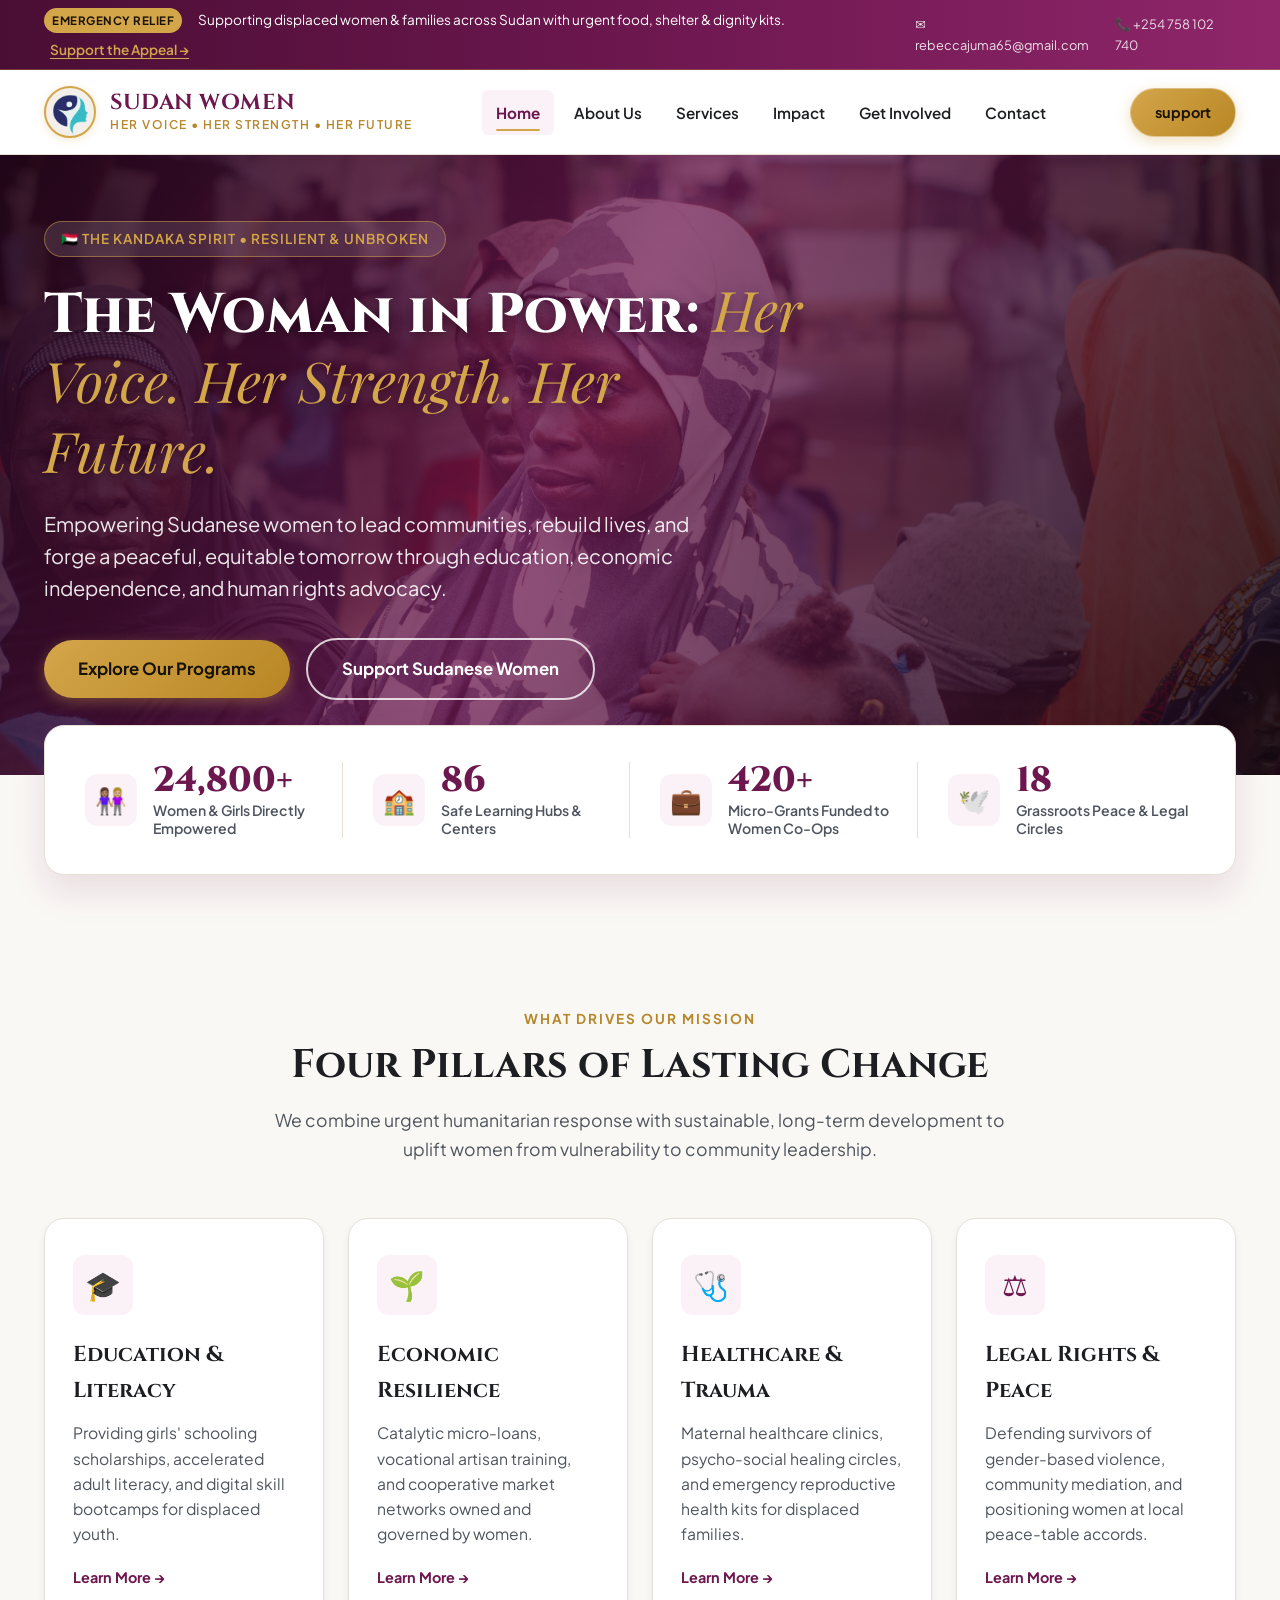
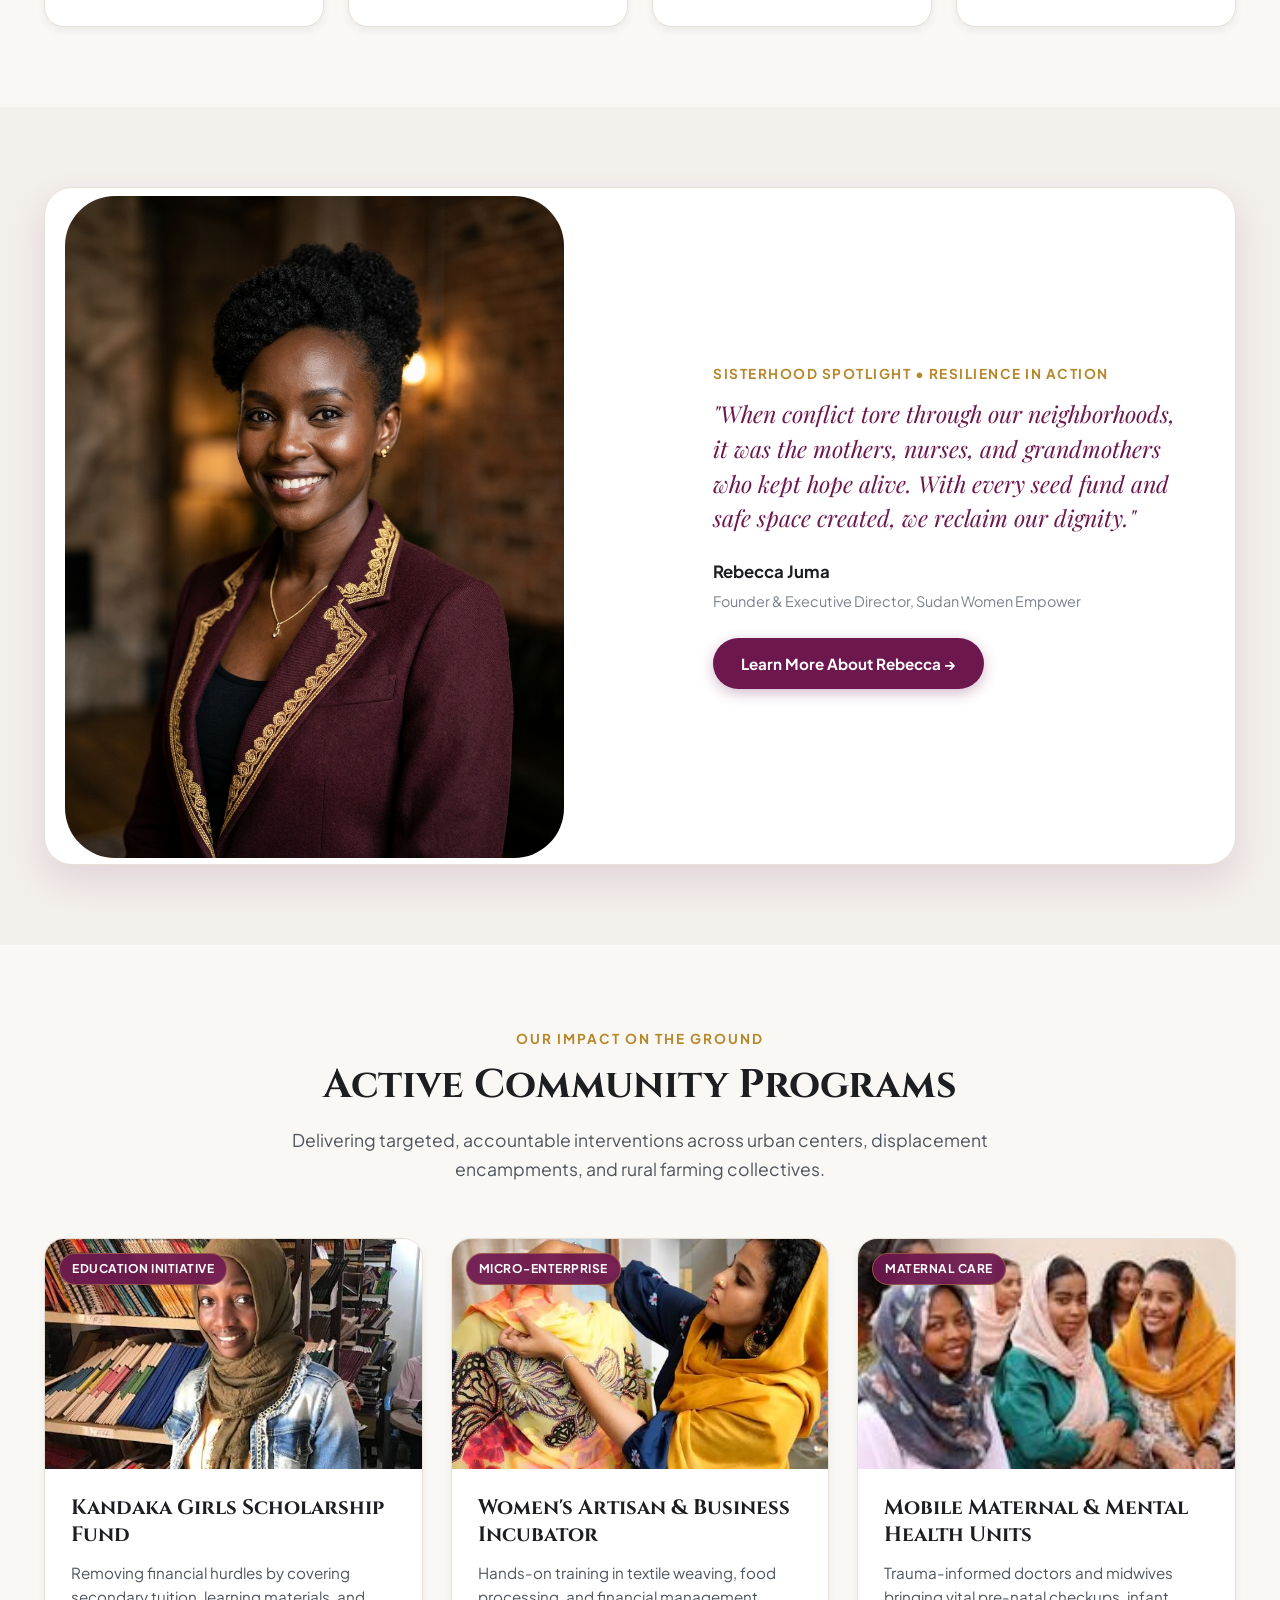
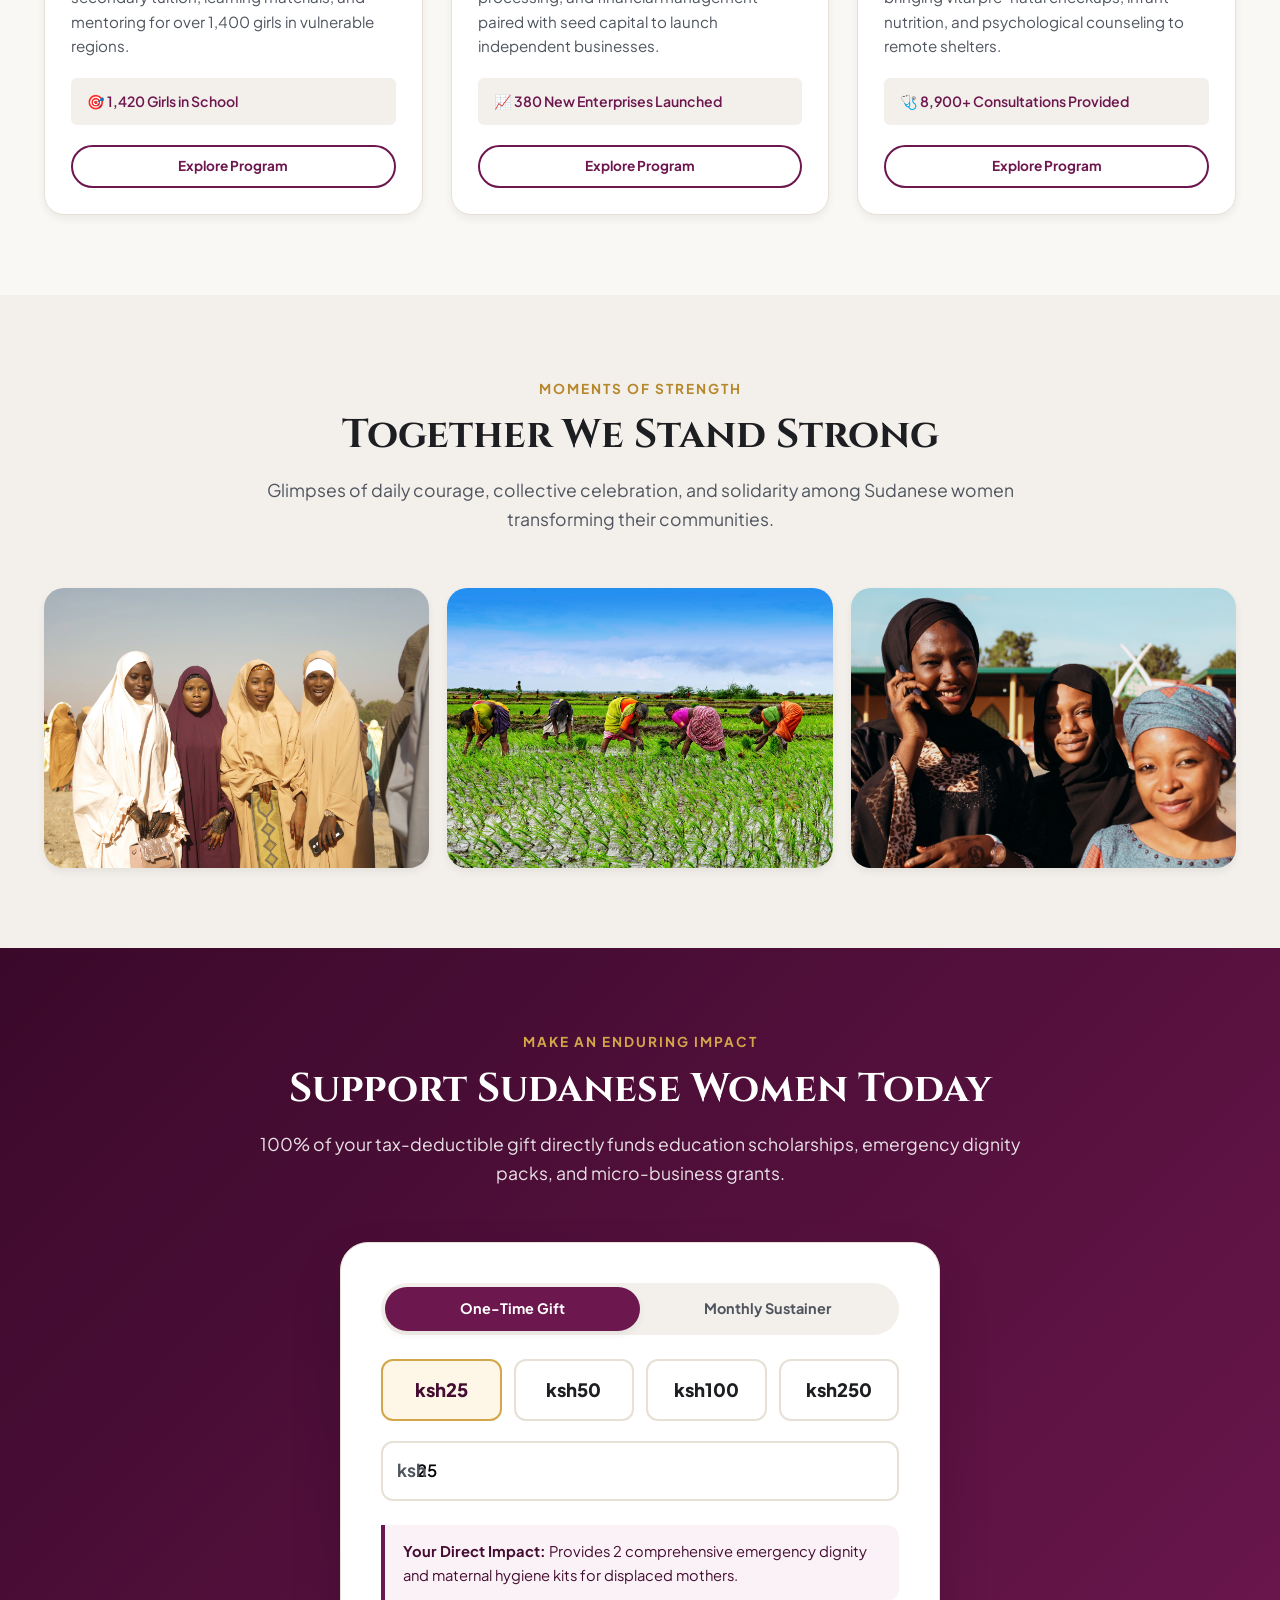
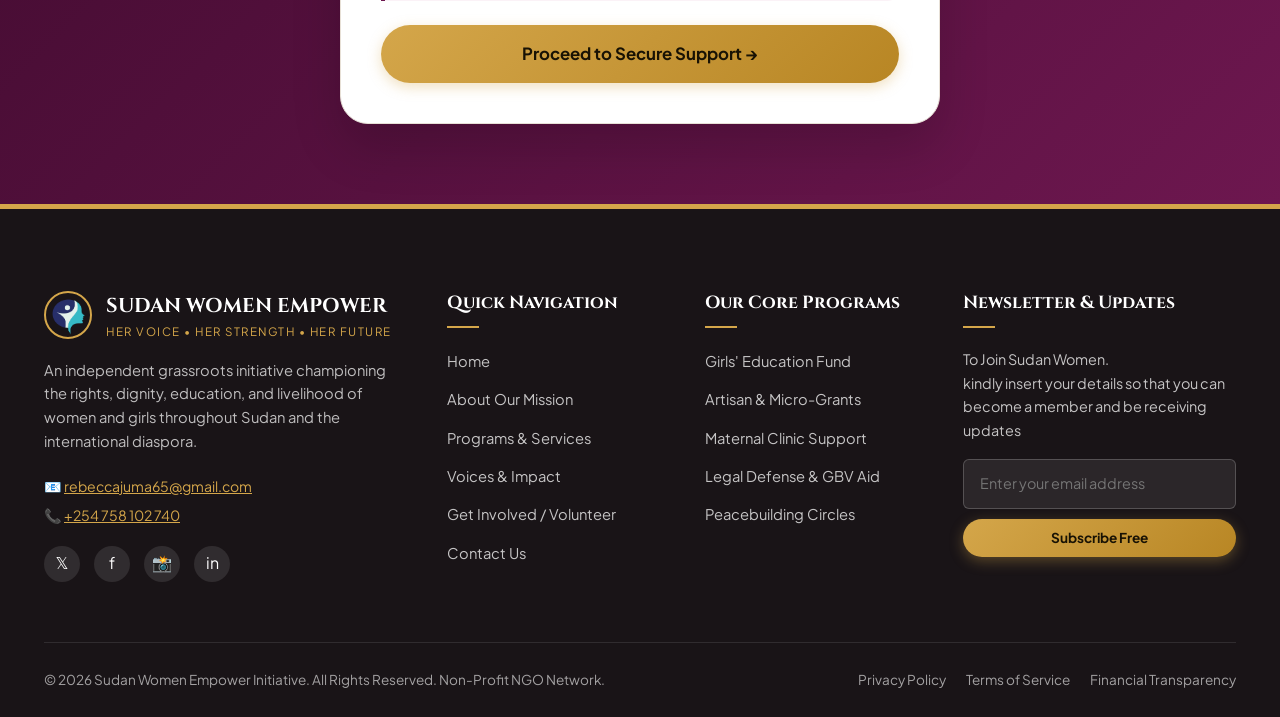
<file: index.html>
<!DOCTYPE html>
<html lang="en">
<head>
  <meta charset="UTF-8">
  <meta name="viewport" content="width=device-width, initial-scale=1.0">
  <title>Sudan Women Empower | Her Voice. Her Strength. Her Future.</title>
  <meta name="description" content="Empowering Sudanese women and girls through education, economic resilience, legal advocacy, and grassroots peacebuilding.">
  <link rel="icon" type="image/png" href="./assets/sudan-logo.png">
  <link rel="stylesheet" href="style.css">
</head>
<body>

  <!-- ================= TOP ANNOUNCEMENT BAR ================= -->
  <div class="announcement-bar">
    <div class="container" style="display:flex; justify-content:space-between; align-items:center; width:100%;">
      <div class="announcement-text">
        <span class="badge">Emergency Relief</span>
        <span>Supporting displaced women & families across Sudan with urgent food, shelter & dignity kits.</span>
        <a href="join.html#relief" class="announcement-link">Support the Appeal &rarr;</a>
      </div>
      <div class="announcement-contact">
        <a href="mailto:rebeccajuma65@gmail.com">✉️ rebeccajuma65@gmail.com</a>
        <a href="tel:+254758102740">📞 +254 758 102 740</a>
      </div>
    </div>
  </div>

  <!-- ================= SITE HEADER ================= -->
  <header class="site-header">
    <div class="container">
      <div class="nav-wrapper">
        <a href="index.html" class="brand" aria-label="Sudan Women Empower Home">
          <div class="brand-logo-wrapper">
            <img src="./assets/sudan-logo.png" alt="Sudan Women Logo">
          </div>
          <div class="brand-text">
            <span class="brand-title">SUDAN WOMEN</span>
            <span class="brand-tagline">Her Voice &bull; Her Strength &bull; Her Future</span>
          </div>
        </a>

        <nav class="nav-menu" aria-label="Primary Navigation">
          <a href="index.html" class="nav-link active">Home</a>
          <a href="about.html" class="nav-link">About Us</a>
          <a href="services.html" class="nav-link">Services</a>
          <a href="stories.html" class="nav-link">Impact</a>
          <a href="join.html" class="nav-link">Get Involved</a>
          <a href="contact.html" class="nav-link">Contact</a>
        </nav>

        <div class="nav-actions">
          <button class="btn-donate" data-open-modal="donationModal">
            <span>support</span>
          </button>
        </div>

        <button class="mobile-toggle" aria-label="Toggle navigation menu" aria-expanded="false">
          <span></span>
          <span></span>
          <span></span>
        </button>
      </div>
    </div>
  </header>

  <!-- ================= HERO SECTION ================= -->
  <section class="hero">
    <img src="./assets/The-woman.jpg" alt="Sudanese woman leader" class="hero-bg">
    <div class="hero-overlay"></div>
    <div class="container">
      <div class="hero-content">
        <div class="hero-pill">🇸🇩 The Kandaka Spirit &bull; Resilient &amp; Unbroken</div>
        <h1 class="hero-title">The Woman in Power: <span>Her Voice. Her Strength. Her Future.</span></h1>
        <p class="hero-lead">
          Empowering Sudanese women to lead communities, rebuild lives, and forge a peaceful, equitable tomorrow through education, economic independence, and human rights advocacy.
        </p>
        <div class="hero-buttons">
          <a href="services.html" class="btn btn-gold btn-lg">Explore Our Programs</a>
          <button class="btn btn-outline-white btn-lg" data-open-modal="donationModal">Support Sudanese Women</button>
        </div>
      </div>
    </div>
  </section>

  <!-- ================= STATS COUNTER BAR ================= -->
  <section class="stats-section">
    <div class="container">
      <div class="stats-grid">
        <div class="stat-item">
          <div class="stat-icon">👩🏽‍🤝‍👩🏼</div>
          <div>
            <div class="stat-number" data-target="24800" data-suffix="+">24,800+</div>
            <div class="stat-label">Women &amp; Girls Directly Empowered</div>
          </div>
        </div>
        <div class="stat-item">
          <div class="stat-icon">🏫</div>
          <div>
            <div class="stat-number" data-target="86" data-suffix="">86</div>
            <div class="stat-label">Safe Learning Hubs &amp; Centers</div>
          </div>
        </div>
        <div class="stat-item">
          <div class="stat-icon">💼</div>
          <div>
            <div class="stat-number" data-target="420" data-suffix="+">420+</div>
            <div class="stat-label">Micro-Grants Funded to Women Co-Ops</div>
          </div>
        </div>
        <div class="stat-item">
          <div class="stat-icon">🕊️</div>
          <div>
            <div class="stat-number" data-target="18" data-suffix="">18</div>
            <div class="stat-label">Grassroots Peace &amp; Legal Circles</div>
          </div>
        </div>
      </div>
    </div>
  </section>

  <!-- ================= FOUR PILLARS OF EMPOWERMENT ================= -->
  <section class="section">
    <div class="container">
      <div class="section-header">
        <span class="section-subtitle">What Drives Our Mission</span>
        <h2 class="section-title">Four Pillars of Lasting Change</h2>
        <p class="section-description">
          We combine urgent humanitarian response with sustainable, long-term development to uplift women from vulnerability to community leadership.
        </p>
      </div>

      <div class="grid-4">
        <div class="pillar-card">
          <div class="pillar-icon-box">🎓</div>
          <h3 class="pillar-title">Education &amp; Literacy</h3>
          <p class="pillar-text">
            Providing girls' schooling scholarships, accelerated adult literacy, and digital skill bootcamps for displaced youth.
          </p>
          <a href="services.html#education" class="pillar-link">Learn More &rarr;</a>
        </div>

        <div class="pillar-card">
          <div class="pillar-icon-box">🌱</div>
          <h3 class="pillar-title">Economic Resilience</h3>
          <p class="pillar-text">
            Catalytic micro-loans, vocational artisan training, and cooperative market networks owned and governed by women.
          </p>
          <a href="services.html#economic" class="pillar-link">Learn More &rarr;</a>
        </div>

        <div class="pillar-card">
          <div class="pillar-icon-box">🩺</div>
          <h3 class="pillar-title">Healthcare &amp; Trauma</h3>
          <p class="pillar-text">
            Maternal healthcare clinics, psycho-social healing circles, and emergency reproductive health kits for displaced families.
          </p>
          <a href="services.html#healthcare" class="pillar-link">Learn More &rarr;</a>
        </div>

        <div class="pillar-card">
          <div class="pillar-icon-box">⚖️</div>
          <h3 class="pillar-title">Legal Rights &amp; Peace</h3>
          <p class="pillar-text">
            Defending survivors of gender-based violence, community mediation, and positioning women at local peace-table accords.
          </p>
          <a href="services.html#justice" class="pillar-link">Learn More &rarr;</a>
        </div>
      </div>
    </div>
  </section>

  <!-- ================= SPOTLIGHT STORY SECTION ================= -->
  <section class="section section-bg-alt">
    <div class="container">
      <div class="spotlight-card">
        <div class="spotlight-media">
          <img src="./assets/rebecca-juma-portrait.jpg" alt="Sudanese women embracing in solidarity" class="spotlight-img">
        </div>
        <div class="spotlight-content">
          <div class="spotlight-tag">Sisterhood Spotlight &bull; Resilience in Action</div>
          <blockquote class="spotlight-quote">
            "When conflict tore through our neighborhoods, it was the mothers, nurses, and grandmothers who kept hope alive. With every seed fund and safe space created, we reclaim our dignity."
          </blockquote>
          <div class="spotlight-author">Rebecca Juma</div>
          <div class="spotlight-role">Founder &amp; Executive Director, Sudan Women Empower</div>
          <div>
            <a href="about.html" class="btn btn-primary">Learn More About Rebecca &rarr;</a>
          </div>
        </div>
      </div>
    </div>
  </section>

  <!-- ================= FEATURED PROGRAMS ================= -->
  <section class="section">
    <div class="container">
      <div class="section-header">
        <span class="section-subtitle">Our Impact On The Ground</span>
        <h2 class="section-title">Active Community Programs</h2>
        <p class="section-description">
          Delivering targeted, accountable interventions across urban centers, displacement encampments, and rural farming collectives.
        </p>
      </div>

      <div class="grid-3">
        <div class="program-card">
          <div class="program-thumb-wrapper">
            <img src="./assets/scholarship.png" alt="Young women learners" class="program-thumb">
            <span class="program-badge">Education Initiative</span>
          </div>
          <div class="program-body">
            <h3 class="program-title">Kandaka Girls Scholarship Fund</h3>
            <p class="program-desc">
              Removing financial hurdles by covering secondary tuition, learning materials, and mentoring for over 1,400 girls in vulnerable regions.
            </p>
            <div class="program-impact">
              <span>🎯 1,420 Girls in School</span>
            </div>
            <a href="services.html" class="btn btn-secondary btn-sm">Explore Program</a>
          </div>
        </div>

        <div class="program-card">
          <div class="program-thumb-wrapper">
            <img src="./assets/art.png" alt="Woman entrepreneur at work" class="program-thumb">
            <span class="program-badge">Micro-Enterprise</span>
          </div>
          <div class="program-body">
            <h3 class="program-title">Women's Artisan &amp; Business Incubator</h3>
            <p class="program-desc">
              Hands-on training in textile weaving, food processing, and financial management paired with seed capital to launch independent businesses.
            </p>
            <div class="program-impact">
              <span>📈 380 New Enterprises Launched</span>
            </div>
            <a href="services.html" class="btn btn-secondary btn-sm">Explore Program</a>
          </div>
        </div>

        <div class="program-card">
          <div class="program-thumb-wrapper">
            <img src="./assets/women.png" alt="Mother and child wellness" class="program-thumb">
            <span class="program-badge">Maternal Care</span>
          </div>
          <div class="program-body">
            <h3 class="program-title">Mobile Maternal &amp; Mental Health Units</h3>
            <p class="program-desc">
              Trauma-informed doctors and midwives bringing vital pre-natal checkups, infant nutrition, and psychological counseling to remote shelters.
            </p>
            <div class="program-impact">
              <span>🩺 8,900+ Consultations Provided</span>
            </div>
            <a href="services.html" class="btn btn-secondary btn-sm">Explore Program</a>
          </div>
        </div>
      </div>
    </div>
  </section>

  <!-- ================= COMMUNITY VOICES & PHOTO GALLERY ================= -->
  <section class="section section-bg-alt">
    <div class="container">
      <div class="section-header">
        <span class="section-subtitle">Moments of Strength</span>
        <h2 class="section-title">Together We Stand Strong</h2>
        <p class="section-description">
          Glimpses of daily courage, collective celebration, and solidarity among Sudanese women transforming their communities.
        </p>
      </div>

      <div class="gallery-grid">
        <div class="gallery-item">
          <img src="./assets/women.jpg" alt="Sudanese women gathered together">
          <div class="gallery-overlay">
            <h4 class="gallery-title">Grassroots Leadership Assembly</h4>
            <p class="gallery-caption">Women community elders and youth leaders coordinating regional mutual aid.</p>
          </div>
        </div>

        <div class="gallery-item">
          <img src="./assets/people.png" alt="Community members supporting empowerment rally">
          <div class="gallery-overlay">
            <h4 class="gallery-title">Solidarity Demonstration</h4>
            <p class="gallery-caption">Peace marches advocating for women's voices in national ceasefires.</p>
          </div>
        </div>

        <div class="gallery-item">
          <img src="./assets/planet.jpg" alt="Sudanese cultural heritage">
          <div class="gallery-overlay">
            <h4 class="gallery-title">Cultural Preservation &amp; Healing</h4>
            <p class="gallery-caption">Revitalizing traditional storytelling, song, and intergenerational wisdom.</p>
          </div>
        </div>
      </div>
    </div>
  </section>

  <!-- ================= INTERACTIVE DONATION CALLOUT ================= -->
  <section class="section section-bg-primary" id="support">
    <div class="container">
      <div class="section-header">
        <span class="section-subtitle">Make an Enduring Impact</span>
        <h2 class="section-title">Support Sudanese Women Today</h2>
        <p class="section-description">
          100% of your tax-deductible gift directly funds education scholarships, emergency dignity packs, and micro-business grants.
        </p>
      </div>

      <div class="donation-widget">
        <div class="donation-freq-toggle">
          <button type="button" class="freq-btn active" data-freq="one-time">One-Time Gift</button>
          <button type="button" class="freq-btn" data-freq="monthly">Monthly Sustainer</button>
        </div>

        <div class="donation-amounts">
          <button type="button" class="amount-btn active" data-amount="25">ksh25</button>
          <button type="button" class="amount-btn" data-amount="50">ksh50</button>
          <button type="button" class="amount-btn" data-amount="100">ksh100</button>
          <button type="button" class="amount-btn" data-amount="250">ksh250</button>
        </div>

        <div class="custom-amount-wrapper">
          <span class="custom-currency">ksh</span>
          <input type="number" class="custom-amount-input" placeholder="Or enter custom amount in USD" min="5" value="25">
        </div>

        <div class="impact-preview">
          <strong>Your Direct Impact:</strong>
          <span id="impactPreviewText">Provides 2 comprehensive emergency dignity and maternal hygiene kits for displaced mothers.</span>
        </div>

        <button type="button" class="btn btn-gold btn-lg" style="width: 100%;" data-open-modal="donationModal">
          Proceed to Secure Support &rarr;
        </button>
      </div>
    </div>
  </section>

  <!-- ================= SITE FOOTER ================= -->
  <footer class="site-footer">
    <div class="container">
      <div class="footer-top">
        <div class="footer-brand">
          <div class="footer-logo">
            <img src="./assets/sudan-logo.png" alt="Sudan Women Logo" class="footer-logo-img">
            <div>
              <div class="footer-brand-title">SUDAN WOMEN EMPOWER</div>
              <div class="footer-brand-tagline">Her Voice &bull; Her Strength &bull; Her Future</div>
            </div>
          </div>
          <p class="footer-bio">
            An independent grassroots initiative championing the rights, dignity, education, and livelihood of women and girls throughout Sudan and the international diaspora.
          </p>
          <div style="margin-bottom: 18px; font-size: 0.88rem; display: flex; flex-direction: column; gap: 6px;">
            <span>📧 <a href="mailto:rebeccajuma65@gmail.com" style="color: var(--accent-gold); text-decoration: underline;">rebeccajuma65@gmail.com</a></span>
            <span>📞 <a href="tel:+254758102740" style="color: var(--accent-gold); text-decoration: underline;">+254 758 102 740</a></span>
          </div>
          <div class="footer-socials">
            <a href="https://twitter.com" target="_blank" rel="noopener" class="social-icon" aria-label="Twitter">𝕏</a>
            <a href="https://facebook.com" target="_blank" rel="noopener" class="social-icon" aria-label="Facebook">f</a>
            <a href="https://instagram.com" target="_blank" rel="noopener" class="social-icon" aria-label="Instagram">📸</a>
            <a href="https://linkedin.com" target="_blank" rel="noopener" class="social-icon" aria-label="LinkedIn">in</a>
          </div>
        </div>

        <div>
          <h3 class="footer-heading">Quick Navigation</h3>
          <ul class="footer-links">
            <li><a href="index.html">Home</a></li>
            <li><a href="about.html">About Our Mission</a></li>
            <li><a href="services.html">Programs &amp; Services</a></li>
            <li><a href="stories.html">Voices &amp; Impact</a></li>
            <li><a href="join.html">Get Involved / Volunteer</a></li>
            <li><a href="contact.html">Contact Us</a></li>
          </ul>
        </div>

        <div>
          <h3 class="footer-heading">Our Core Programs</h3>
          <ul class="footer-links">
            <li><a href="services.html#education">Girls' Education Fund</a></li>
            <li><a href="services.html#economic">Artisan &amp; Micro-Grants</a></li>
            <li><a href="services.html#healthcare">Maternal Clinic Support</a></li>
            <li><a href="services.html#justice">Legal Defense &amp; GBV Aid</a></li>
            <li><a href="services.html#peace">Peacebuilding Circles</a></li>
          </ul>
        </div>

        <div>
          <h3 class="footer-heading">Newsletter &amp; Updates</h3>
          <p class="footer-newsletter-text">
              To Join Sudan Women. <br> kindly insert your details so that you can become a member and be receiving updates
          </p>
          <form class="newsletter-form">
            <input type="email" class="newsletter-input" placeholder="Enter your email address" required>
            <button type="submit" class="btn btn-gold btn-sm">Subscribe Free</button>
          </form>
        </div>
      </div>

      <div class="footer-bottom">
        <div>
          &copy; 2026 Sudan Women Empower Initiative. All Rights Reserved. Non-Profit NGO Network.
        </div>
        <div style="display:flex; gap: 20px;">
          <a href="contact.html">Privacy Policy</a>
          <a href="contact.html">Terms of Service</a>
          <a href="contact.html">Financial Transparency</a>
        </div>
      </div>
    </div>
  </footer>

  <!-- ================= DONATION MODAL ================= -->
  <div class="modal-backdrop" id="donationModal" role="dialog" aria-modal="true" aria-labelledby="modalTitle">
    <div class="modal-window">
      <div class="modal-header">
        <h3 class="modal-title" id="modalTitle">Support Sudanese Women</h3>
        <button class="modal-close" aria-label="Close modal">&times;</button>
      </div>
      <div class="modal-body">
        <p style="font-size:0.92rem; color:var(--text-secondary); margin-bottom:18px;">
          Your donation goes directly into emergency relief packs, school grants, and women-led cooperative business funds.
        </p>

        <form id="donationForm">
          <div class="form-group">
            <label class="form-label">Select Contribution Frequency</label>
            <div class="donation-freq-toggle">
              <button type="button" class="freq-btn active">One-Time Gift</button>
              <button type="button" class="freq-btn">Monthly Patron</button>
            </div>
          </div>

          <div class="form-group">
            <label class="form-label">Gift Amount (ksh)</label>
            <div class="donation-amounts">
              <button type="button" class="amount-btn active" data-amount="25">ksh25</button>
              <button type="button" class="amount-btn" data-amount="50">ksh50</button>
              <button type="button" class="amount-btn" data-amount="100">ksh100</button>
              <button type="button" class="amount-btn" data-amount="250">ksh250</button>
            </div>
            <div class="custom-amount-wrapper">
              <span class="custom-currency">ksh</span>
              <input type="number" class="custom-amount-input" value="25" min="5" placeholder="Custom amount">
            </div>
          </div>

          <div class="form-group">
            <label class="form-label">Direct My Support To:</label>
            <select class="form-control">
              <option value="where-needed-most">Where Needed Most (Emergency Response)</option>
              <option value="girls-education">Girls' Schooling &amp; Scholarship Fund</option>
              <option value="micro-grants">Women's Entrepreneurship &amp; Micro-Grants</option>
              <option value="maternal-health">Maternal Healthcare &amp; Trauma Recovery</option>
            </select>
          </div>

          <div class="form-group">
            <label class="form-label">Full Name <span class="required">*</span></label>
            <input type="text" class="form-control" placeholder="Rebecca Juma" required>
          </div>

          <div class="form-group">
            <label class="form-label">Email Address <span class="required">*</span></label>
            <input type="email" class="form-control" placeholder="rebeccajuma65@gmail.com" required>
          </div>

          <button type="submit" class="btn btn-gold btn-lg" style="width:100%; margin-top:8px;">
            Complete Secure Donation &rarr;
          </button>
        </form>
      </div>
    </div>
  </div>

  <script src="main.js"></script>
</body>
</html>
</file>
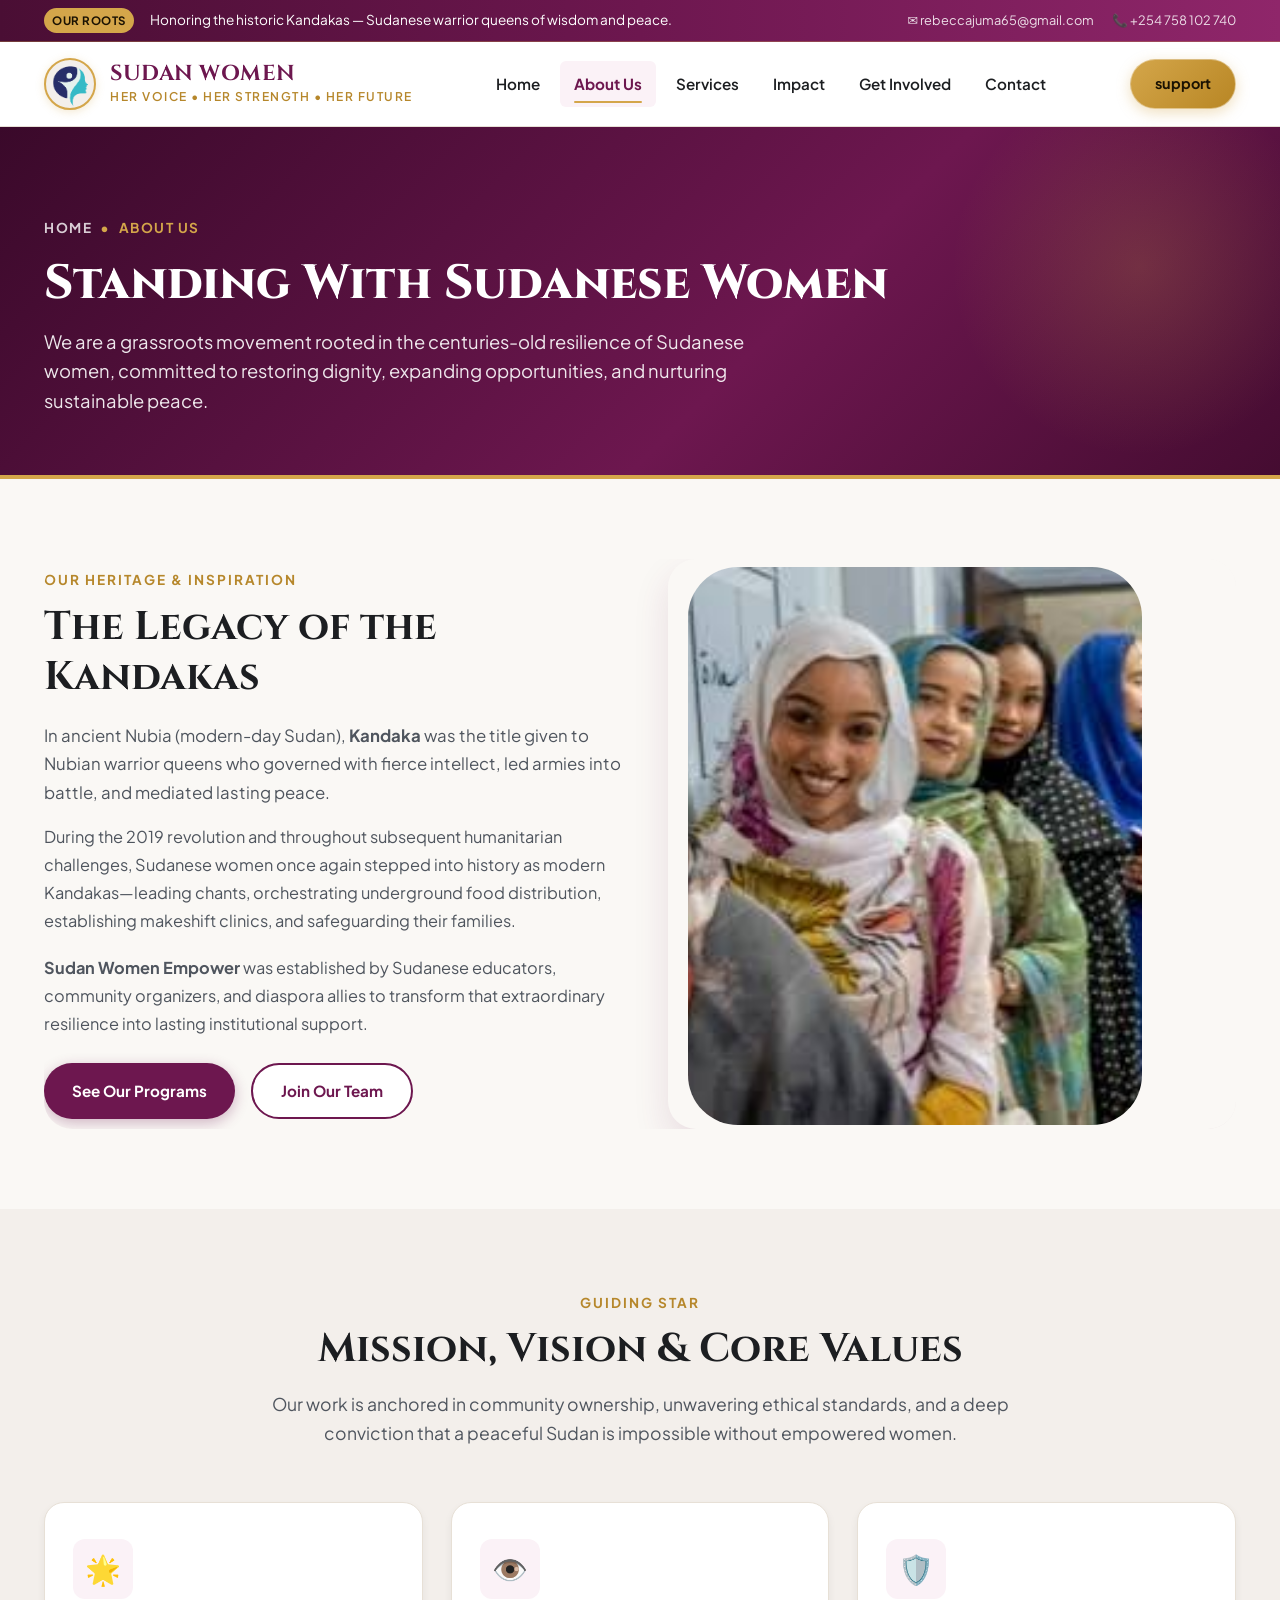
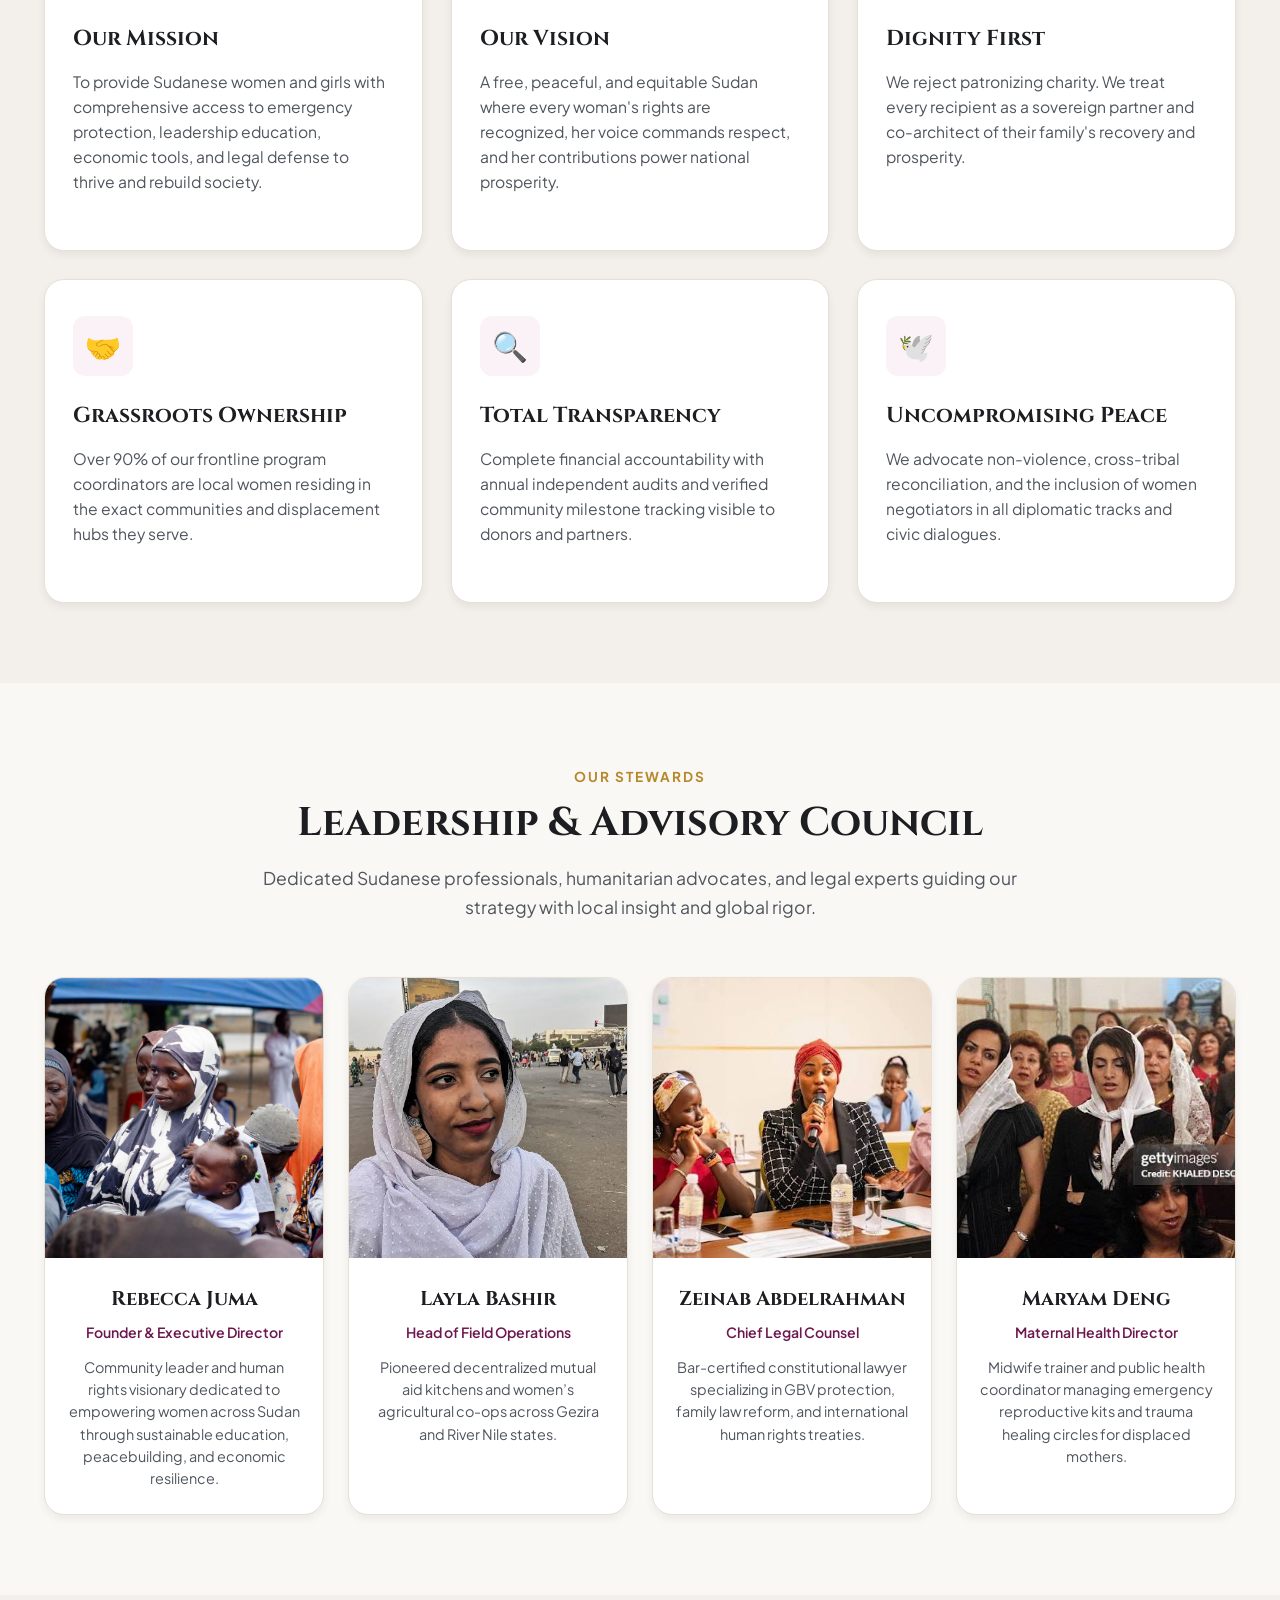
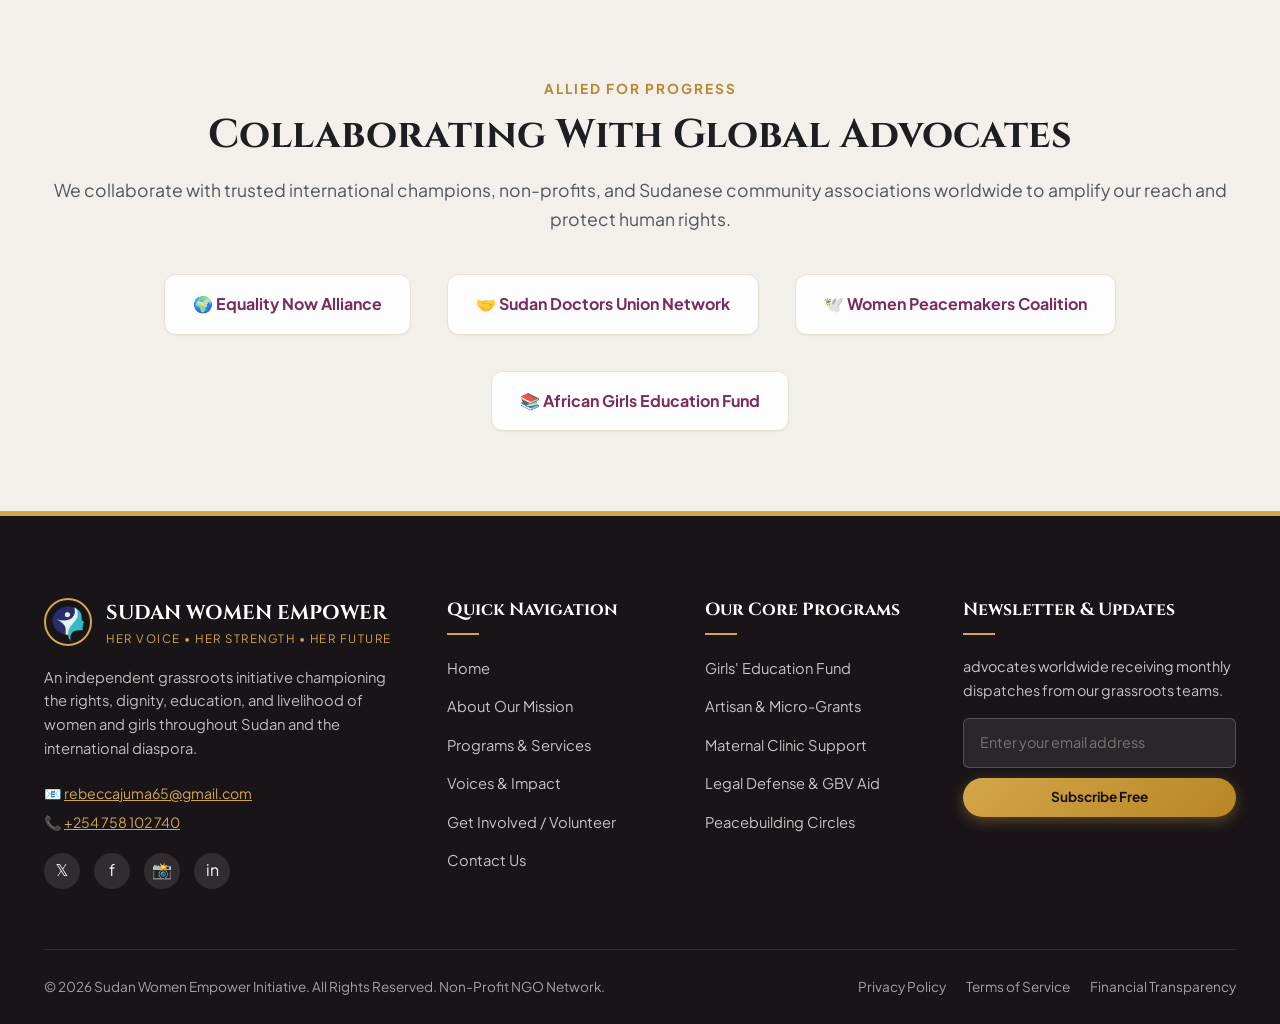
<file: about.html>
<!DOCTYPE html>
<html lang="en">
<head>
  <meta charset="UTF-8">
  <meta name="viewport" content="width=device-width, initial-scale=1.0">
  <title>About Us | Sudan Women Empower</title>
  <meta name="description" content="Learn about Sudan Women Empower: our heritage, the Kandaka legacy, leadership team, core values, and mission to uplift Sudanese women.">
  <link rel="icon" type="image/png" href="./assets/sudan-logo.png">
  <link rel="stylesheet" href="style.css">
</head>
<body>

  <!-- ================= TOP ANNOUNCEMENT BAR ================= -->
  <div class="announcement-bar">
    <div class="container" style="display:flex; justify-content:space-between; align-items:center; width:100%;">
      <div class="announcement-text">
        <span class="badge">Our Roots</span>
        <span>Honoring the historic Kandakas — Sudanese warrior queens of wisdom and peace.</span>
      </div>
      <div class="announcement-contact">
        <a href="mailto:rebeccajuma65@gmail.com">✉️ rebeccajuma65@gmail.com</a>
        <a href="tel:+254758102740">📞 +254 758 102 740</a>
      </div>
    </div>
  </div>

  <!-- ================= SITE HEADER ================= -->
  <header class="site-header">
    <div class="container">
      <div class="nav-wrapper">
        <a href="index.html" class="brand" aria-label="Sudan Women Empower Home">
          <div class="brand-logo-wrapper">
            <img src="./assets/sudan-logo.png" alt="Sudan Women Logo">
          </div>
          <div class="brand-text">
            <span class="brand-title">SUDAN WOMEN</span>
            <span class="brand-tagline">Her Voice &bull; Her Strength &bull; Her Future</span>
          </div>
        </a>

        <nav class="nav-menu" aria-label="Primary Navigation">
          <a href="index.html" class="nav-link">Home</a>
          <a href="about.html" class="nav-link active">About Us</a>
          <a href="services.html" class="nav-link">Services</a>
          <a href="stories.html" class="nav-link">Impact</a>
          <a href="join.html" class="nav-link">Get Involved</a>
          <a href="contact.html" class="nav-link">Contact</a>
        </nav>

        <div class="nav-actions">
          <button class="btn-donate" data-open-modal="donationModal">
            <span>support</span>
          </button>
        </div>

        <button class="mobile-toggle" aria-label="Toggle navigation menu" aria-expanded="false">
          <span></span>
          <span></span>
          <span></span>
        </button>
      </div>
    </div>
  </header>

  <!-- ================= PAGE BANNER ================= -->
  <section class="page-banner">
    <div class="container">
      <div class="banner-breadcrumb">
        <a href="index.html">Home</a> &bull; <span>About Us</span>
      </div>
      <h1 class="banner-title">Standing With Sudanese Women</h1>
      <p class="banner-desc">
        We are a grassroots movement rooted in the centuries-old resilience of Sudanese women, committed to restoring dignity, expanding opportunities, and nurturing sustainable peace.
      </p>
    </div>
  </section>

  <!-- ================= OUR ORIGIN & THE KANDAKA LEGACY ================= -->
  <section class="section">
    <div class="container">
      <div class="spotlight-card" style="box-shadow:none; border:none; background:transparent;">
        <div class="spotlight-content" style="padding: 10px 40px 10px 0;">
          <span class="section-subtitle">Our Heritage &amp; Inspiration</span>
          <h2 class="section-title" style="margin-bottom: 20px;">The Legacy of the Kandakas</h2>
          <p style="font-size: 1.05rem; color: var(--text-secondary); line-height: 1.7; margin-bottom: 16px;">
            In ancient Nubia (modern-day Sudan), <strong>Kandaka</strong> was the title given to Nubian warrior queens who governed with fierce intellect, led armies into battle, and mediated lasting peace.
          </p>
          <p style="font-size: 1.02rem; color: var(--text-secondary); line-height: 1.7; margin-bottom: 20px;">
            During the 2019 revolution and throughout subsequent humanitarian challenges, Sudanese women once again stepped into history as modern Kandakas—leading chants, orchestrating underground food distribution, establishing makeshift clinics, and safeguarding their families.
          </p>
          <p style="font-size: 1.02rem; color: var(--text-secondary); line-height: 1.7; margin-bottom: 26px;">
            <strong>Sudan Women Empower</strong> was established by Sudanese educators, community organizers, and diaspora allies to transform that extraordinary resilience into lasting institutional support.
          </p>
          <div style="display:flex; gap: 16px;">
            <a href="services.html" class="btn btn-primary">See Our Programs</a>
            <a href="join.html" class="btn btn-secondary">Join Our Team</a>
          </div>
        </div>

        <div class="spotlight-media" style="border-radius: var(--radius-xl); overflow: hidden; box-shadow: var(--shadow-lg);">
          <img src="./assets/sudanese.png" alt="Sudanese women community" class="spotlight-img">
        </div>
      </div>
    </div>
  </section>

  <!-- ================= MISSION, VISION & GUIDING VALUES ================= -->
  <section class="section section-bg-alt">
    <div class="container">
      <div class="section-header">
        <span class="section-subtitle">Guiding Star</span>
        <h2 class="section-title">Mission, Vision &amp; Core Values</h2>
        <p class="section-description">
          Our work is anchored in community ownership, unwavering ethical standards, and a deep conviction that a peaceful Sudan is impossible without empowered women.
        </p>
      </div>

      <div class="grid-3">
        <div class="pillar-card">
          <div class="pillar-icon-box">🌟</div>
          <h3 class="pillar-title">Our Mission</h3>
          <p class="pillar-text">
            To provide Sudanese women and girls with comprehensive access to emergency protection, leadership education, economic tools, and legal defense to thrive and rebuild society.
          </p>
        </div>

        <div class="pillar-card">
          <div class="pillar-icon-box">👁️</div>
          <h3 class="pillar-title">Our Vision</h3>
          <p class="pillar-text">
            A free, peaceful, and equitable Sudan where every woman's rights are recognized, her voice commands respect, and her contributions power national prosperity.
          </p>
        </div>

        <div class="pillar-card">
          <div class="pillar-icon-box">🛡️</div>
          <h3 class="pillar-title">Dignity First</h3>
          <p class="pillar-text">
            We reject patronizing charity. We treat every recipient as a sovereign partner and co-architect of their family's recovery and prosperity.
          </p>
        </div>

        <div class="pillar-card">
          <div class="pillar-icon-box">🤝</div>
          <h3 class="pillar-title">Grassroots Ownership</h3>
          <p class="pillar-text">
            Over 90% of our frontline program coordinators are local women residing in the exact communities and displacement hubs they serve.
          </p>
        </div>

        <div class="pillar-card">
          <div class="pillar-icon-box">🔍</div>
          <h3 class="pillar-title">Total Transparency</h3>
          <p class="pillar-text">
            Complete financial accountability with annual independent audits and verified community milestone tracking visible to donors and partners.
          </p>
        </div>

        <div class="pillar-card">
          <div class="pillar-icon-box">🕊️</div>
          <h3 class="pillar-title">Uncompromising Peace</h3>
          <p class="pillar-text">
            We advocate non-violence, cross-tribal reconciliation, and the inclusion of women negotiators in all diplomatic tracks and civic dialogues.
          </p>
        </div>
      </div>
    </div>
  </section>

  <!-- ================= LEADERSHIP & ADVISORY TEAM ================= -->
  <section class="section">
    <div class="container">
      <div class="section-header">
        <span class="section-subtitle">Our Stewards</span>
        <h2 class="section-title">Leadership &amp; Advisory Council</h2>
        <p class="section-description">
          Dedicated Sudanese professionals, humanitarian advocates, and legal experts guiding our strategy with local insight and global rigor.
        </p>
      </div>

      <div class="grid-4">
        <div class="team-card">
          <div class="team-img-wrap">
            <img src="./assets/The-woman.jpg" alt="Rebecca Juma" class="team-img">
          </div>
          <div class="team-info">
            <h3 class="team-name">Rebecca Juma</h3>
            <div class="team-role">Founder &amp; Executive Director</div>
            <p class="team-bio">
              Community leader and human rights visionary dedicated to empowering women across Sudan through sustainable education, peacebuilding, and economic resilience.
            </p>
          </div>
        </div>

        <div class="team-card">
          <div class="team-img-wrap">
            <img src="./assets/women story.png" alt="Layla Bashir" class="team-img">
          </div>
          <div class="team-info">
            <h3 class="team-name">Layla Bashir</h3>
            <div class="team-role">Head of Field Operations</div>
            <p class="team-bio">
              Pioneered decentralized mutual aid kitchens and women’s agricultural co-ops across Gezira and River Nile states.
            </p>
          </div>
        </div>

        <div class="team-card">
          <div class="team-img-wrap">
            <img src="./assets/sudan women.png" alt="Zeinab Abdelrahman" class="team-img">
          </div>
          <div class="team-info">
            <h3 class="team-name">Zeinab Abdelrahman</h3>
            <div class="team-role">Chief Legal Counsel</div>
            <p class="team-bio">
              Bar-certified constitutional lawyer specializing in GBV protection, family law reform, and international human rights treaties.
            </p>
          </div>
        </div>

        <div class="team-card">
          <div class="team-img-wrap">
            <img src="./assets/middle.png" alt="Maryam Deng" class="team-img">
          </div>
          <div class="team-info">
            <h3 class="team-name">Maryam Deng</h3>
            <div class="team-role">Maternal Health Director</div>
            <p class="team-bio">
              Midwife trainer and public health coordinator managing emergency reproductive kits and trauma healing circles for displaced mothers.
            </p>
          </div>
        </div>
      </div>
    </div>
  </section>

  <!-- ================= STRATEGIC PARTNERS ================= -->
  <section class="section section-bg-alt">
    <div class="container text-center" style="text-align: center;">
      <span class="section-subtitle">Allied For Progress</span>
      <h2 class="section-title">Collaborating With Global Advocates</h2>
      <p class="section-description" style="margin-left: auto; margin-right: auto; margin-bottom: 40px;">
        We collaborate with trusted international champions, non-profits, and Sudanese community associations worldwide to amplify our reach and protect human rights.
      </p>

      <div style="display:flex; flex-wrap:wrap; justify-content:center; align-items:center; gap: 36px; opacity: 0.9;">
        <div style="padding: 16px 28px; background:#FFF; border-radius:var(--radius-md); font-weight:700; color:var(--primary); box-shadow:var(--shadow-xs); border:1px solid var(--border-light);">
          🌍 Equality Now Alliance
        </div>
        <div style="padding: 16px 28px; background:#FFF; border-radius:var(--radius-md); font-weight:700; color:var(--primary); box-shadow:var(--shadow-xs); border:1px solid var(--border-light);">
          🤝 Sudan Doctors Union Network
        </div>
        <div style="padding: 16px 28px; background:#FFF; border-radius:var(--radius-md); font-weight:700; color:var(--primary); box-shadow:var(--shadow-xs); border:1px solid var(--border-light);">
          🕊️ Women Peacemakers Coalition
        </div>
        <div style="padding: 16px 28px; background:#FFF; border-radius:var(--radius-md); font-weight:700; color:var(--primary); box-shadow:var(--shadow-xs); border:1px solid var(--border-light);">
          📚 African Girls Education Fund
        </div>
      </div>
    </div>
  </section>

  <!-- ================= SITE FOOTER ================= -->
  <footer class="site-footer">
    <div class="container">
      <div class="footer-top">
        <div class="footer-brand">
          <div class="footer-logo">
            <img src="./assets/sudan-logo.png" alt="Sudan Women Logo" class="footer-logo-img">
            <div>
              <div class="footer-brand-title">SUDAN WOMEN EMPOWER</div>
              <div class="footer-brand-tagline">Her Voice &bull; Her Strength &bull; Her Future</div>
            </div>
          </div>
          <p class="footer-bio">
            An independent grassroots initiative championing the rights, dignity, education, and livelihood of women and girls throughout Sudan and the international diaspora.
          </p>
          <div style="margin-bottom: 18px; font-size: 0.88rem; display: flex; flex-direction: column; gap: 6px;">
            <span>📧 <a href="mailto:rebeccajuma65@gmail.com" style="color: var(--accent-gold); text-decoration: underline;">rebeccajuma65@gmail.com</a></span>
            <span>📞 <a href="tel:+254758102740" style="color: var(--accent-gold); text-decoration: underline;">+254 758 102 740</a></span>
          </div>
          <div class="footer-socials">
            <a href="https://twitter.com" target="_blank" rel="noopener" class="social-icon" aria-label="Twitter">𝕏</a>
            <a href="https://facebook.com" target="_blank" rel="noopener" class="social-icon" aria-label="Facebook">f</a>
            <a href="https://instagram.com" target="_blank" rel="noopener" class="social-icon" aria-label="Instagram">📸</a>
            <a href="https://linkedin.com" target="_blank" rel="noopener" class="social-icon" aria-label="LinkedIn">in</a>
          </div>
        </div>

        <div>
          <h3 class="footer-heading">Quick Navigation</h3>
          <ul class="footer-links">
            <li><a href="index.html">Home</a></li>
            <li><a href="about.html">About Our Mission</a></li>
            <li><a href="services.html">Programs &amp; Services</a></li>
            <li><a href="stories.html">Voices &amp; Impact</a></li>
            <li><a href="join.html">Get Involved / Volunteer</a></li>
            <li><a href="contact.html">Contact Us</a></li>
          </ul>
        </div>

        <div>
          <h3 class="footer-heading">Our Core Programs</h3>
          <ul class="footer-links">
            <li><a href="services.html#education">Girls' Education Fund</a></li>
            <li><a href="services.html#economic">Artisan &amp; Micro-Grants</a></li>
            <li><a href="services.html#healthcare">Maternal Clinic Support</a></li>
            <li><a href="services.html#justice">Legal Defense &amp; GBV Aid</a></li>
            <li><a href="services.html#peace">Peacebuilding Circles</a></li>
          </ul>
        </div>

        <div>
          <h3 class="footer-heading">Newsletter &amp; Updates</h3>
          <p class="footer-newsletter-text">
              advocates worldwide receiving monthly dispatches from our grassroots teams.
          </p>
          <form class="newsletter-form">
            <input type="email" class="newsletter-input" placeholder="Enter your email address" required>
            <button type="submit" class="btn btn-gold btn-sm">Subscribe Free</button>
          </form>
        </div>
      </div>

      <div class="footer-bottom">
        <div>
          &copy; 2026 Sudan Women Empower Initiative. All Rights Reserved. Non-Profit NGO Network.
        </div>
        <div style="display:flex; gap: 20px;">
          <a href="contact.html">Privacy Policy</a>
          <a href="contact.html">Terms of Service</a>
          <a href="contact.html">Financial Transparency</a>
        </div>
      </div>
    </div>
  </footer>

  <!-- ================= DONATION MODAL ================= -->
  <div class="modal-backdrop" id="donationModal" role="dialog" aria-modal="true" aria-labelledby="modalTitle">
    <div class="modal-window">
      <div class="modal-header">
        <h3 class="modal-title" id="modalTitle">Support Sudanese Women</h3>
        <button class="modal-close" aria-label="Close modal">&times;</button>
      </div>
      <div class="modal-body">
        <p style="font-size:0.92rem; color:var(--text-secondary); margin-bottom:18px;">
          Your donation directly funds emergency dignity packs, schooling scholarships, and women-led cooperative business funds.
        </p>

        <form id="donationForm">
          <div class="form-group">
            <label class="form-label">Select Contribution Frequency</label>
            <div class="donation-freq-toggle">
              <button type="button" class="freq-btn active">One-Time Gift</button>
              <button type="button" class="freq-btn">Monthly Patron</button>
            </div>
          </div>

          <div class="form-group">
            <label class="form-label">Gift Amount (USD)</label>
            <div class="donation-amounts">
              <button type="button" class="amount-btn active" data-amount="25">$25</button>
              <button type="button" class="amount-btn" data-amount="50">$50</button>
              <button type="button" class="amount-btn" data-amount="100">$100</button>
              <button type="button" class="amount-btn" data-amount="250">$250</button>
            </div>
            <div class="custom-amount-wrapper">
              <span class="custom-currency">$</span>
              <input type="number" class="custom-amount-input" value="25" min="5" placeholder="Custom amount">
            </div>
          </div>

          <div class="form-group">
            <label class="form-label">Direct My Support To:</label>
            <select class="form-control">
              <option value="where-needed-most">Where Needed Most (Emergency Response)</option>
              <option value="girls-education">Girls' Schooling &amp; Scholarship Fund</option>
              <option value="micro-grants">Women's Entrepreneurship &amp; Micro-Grants</option>
              <option value="maternal-health">Maternal Healthcare &amp; Trauma Recovery</option>
            </select>
          </div>

          <div class="form-group">
            <label class="form-label">Full Name <span class="required">*</span></label>
            <input type="text" class="form-control" placeholder="Rebecca Juma" required>
          </div>

          <div class="form-group">
            <label class="form-label">Email Address <span class="required">*</span></label>
            <input type="email" class="form-control" placeholder="rebeccajuma65@gmail.com" required>
          </div>

          <button type="submit" class="btn btn-gold btn-lg" style="width:100%; margin-top:8px;">
            Complete Secure Donation &rarr;
          </button>
        </form>
      </div>
    </div>
  </div>

  <script src="main.js"></script>
</body>
</html>
</file>
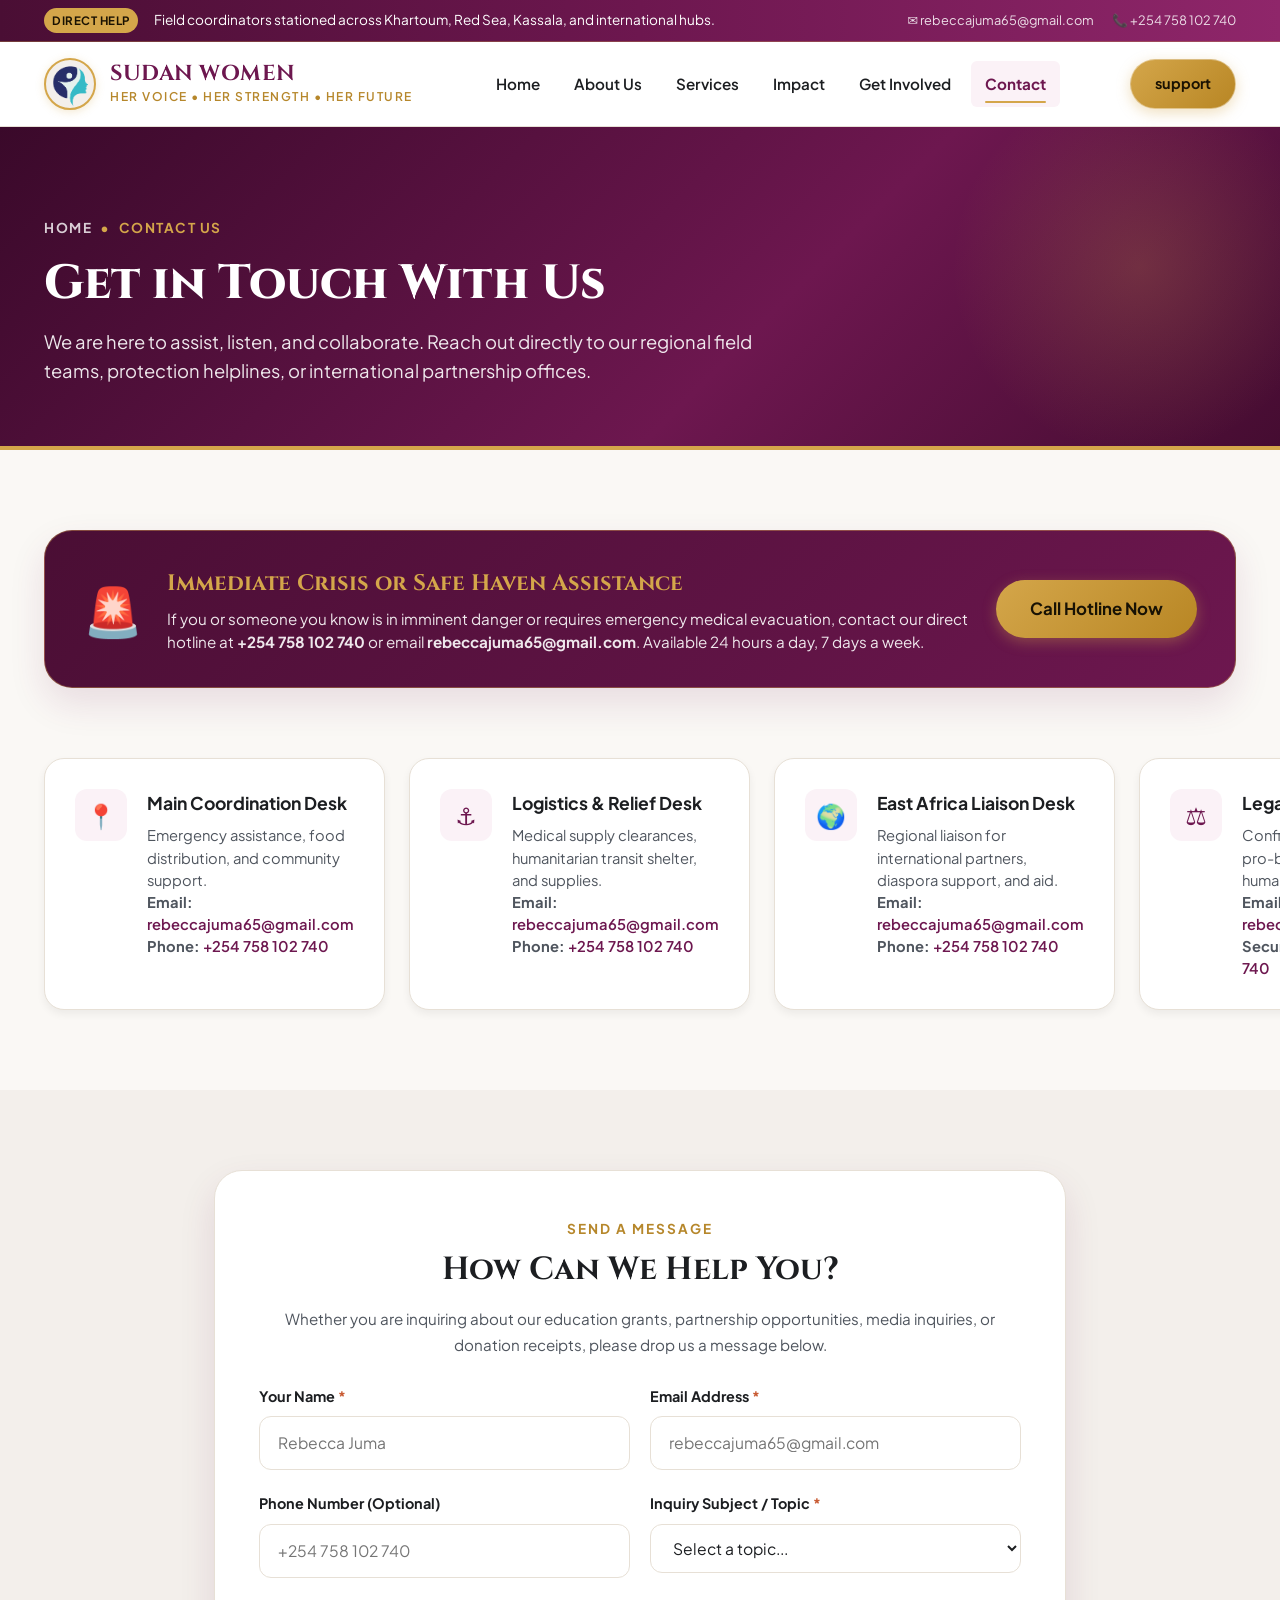
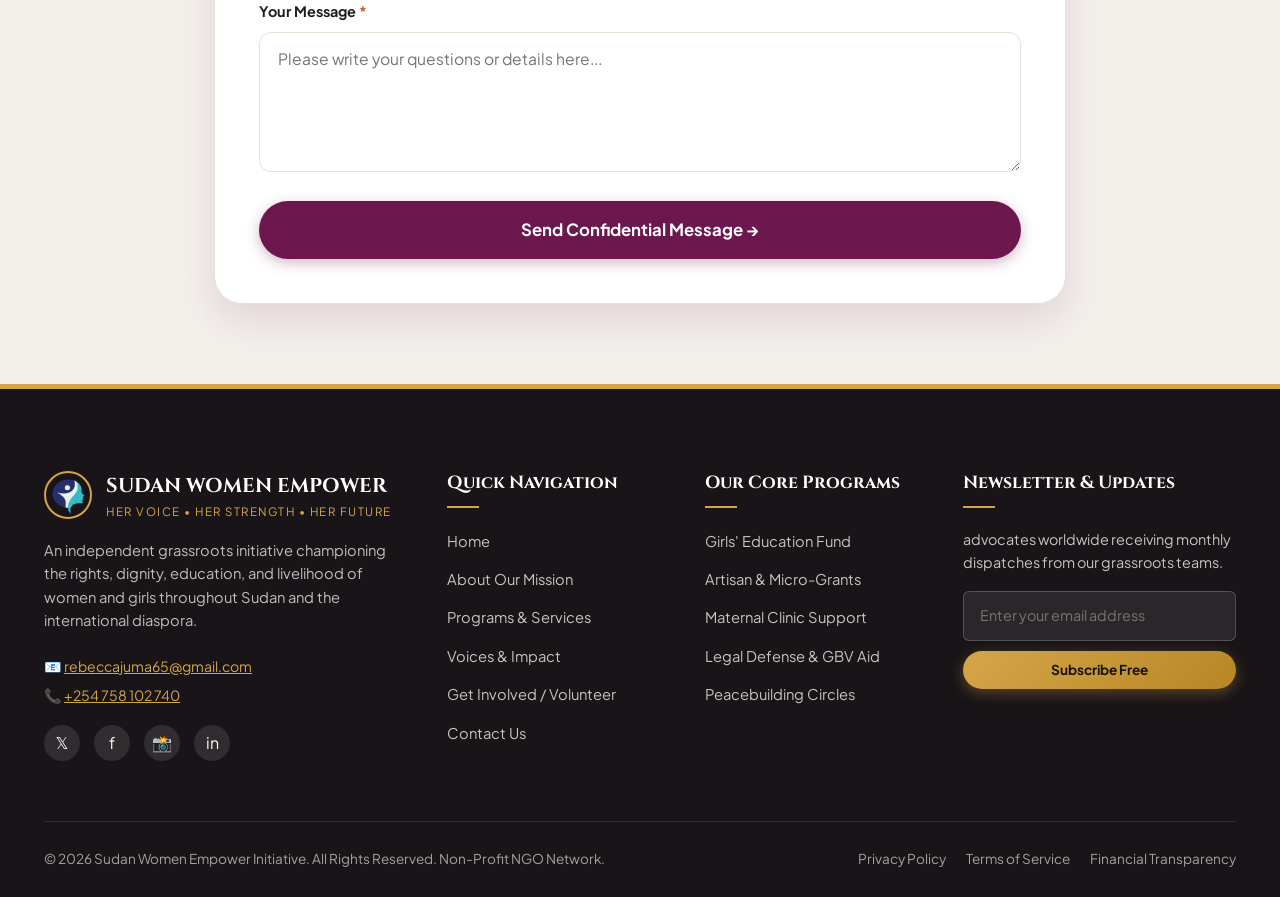
<file: contact.html>
<!DOCTYPE html>
<html lang="en">
<head>
  <meta charset="UTF-8">
  <meta name="viewport" content="width=device-width, initial-scale=1.0">
  <title>Contact Us | Sudan Women Empower</title>
  <meta name="description" content="Reach the Sudan Women Empower team: regional offices in Khartoum, Port Sudan, and Nairobi, crisis hotline, and interactive inquiry form.">
  <link rel="icon" type="image/png" href="./assets/sudan-logo.png">
  <link rel="stylesheet" href="style.css">
  <style>
    .emergency-card {
      background: linear-gradient(135deg, #4A0E34 0%, #6D174F 100%);
      color: #FFF;
      border-radius: var(--radius-xl);
      padding: 34px 38px;
      margin-bottom: 50px;
      display: flex;
      align-items: center;
      justify-content: space-between;
      gap: 24px;
      border: 1px solid rgba(212, 166, 74, 0.4);
      box-shadow: var(--shadow-lg);
    }
    .emergency-icon {
      font-size: 3rem;
      flex-shrink: 0;
    }
    .emergency-title {
      font-family: var(--font-display);
      font-size: 1.4rem;
      font-weight: 700;
      color: var(--accent-gold);
      margin-bottom: 6px;
    }
    .emergency-desc {
      font-size: 0.95rem;
      color: rgba(255, 255, 255, 0.9);
      line-height: 1.5;
    }
    @media (max-width: 768px) {
      .emergency-card {
        flex-direction: column;
        text-align: center;
      }
    }
  </style>
</head>
<body>

  <!-- ================= TOP ANNOUNCEMENT BAR ================= -->
  <div class="announcement-bar">
    <div class="container" style="display:flex; justify-content:space-between; align-items:center; width:100%;">
      <div class="announcement-text">
        <span class="badge">Direct Help</span>
        <span>Field coordinators stationed across Khartoum, Red Sea, Kassala, and international hubs.</span>
      </div>
      <div class="announcement-contact">
        <a href="mailto:rebeccajuma65@gmail.com">✉️ rebeccajuma65@gmail.com</a>
        <a href="tel:+254758102740">📞 +254 758 102 740</a>
      </div>
    </div>
  </div>

  <!-- ================= SITE HEADER ================= -->
  <header class="site-header">
    <div class="container">
      <div class="nav-wrapper">
        <a href="index.html" class="brand" aria-label="Sudan Women Empower Home">
          <div class="brand-logo-wrapper">
            <img src="./assets/sudan-logo.png" alt="Sudan Women Logo">
          </div>
          <div class="brand-text">
            <span class="brand-title">SUDAN WOMEN</span>
            <span class="brand-tagline">Her Voice &bull; Her Strength &bull; Her Future</span>
          </div>
        </a>

        <nav class="nav-menu" aria-label="Primary Navigation">
          <a href="index.html" class="nav-link">Home</a>
          <a href="about.html" class="nav-link">About Us</a>
          <a href="services.html" class="nav-link"> Services</a>
          <a href="stories.html" class="nav-link">Impact</a>
          <a href="join.html" class="nav-link">Get Involved</a>
          <a href="contact.html" class="nav-link active">Contact</a>
        </nav>

        <div class="nav-actions">
          <button class="btn-donate" data-open-modal="donationModal">
            <span>support</span>
          </button>
        </div>

        <button class="mobile-toggle" aria-label="Toggle navigation menu" aria-expanded="false">
          <span></span>
          <span></span>
          <span></span>
        </button>
      </div>
    </div>
  </header>

  <!-- ================= PAGE BANNER ================= -->
  <section class="page-banner">
    <div class="container">
      <div class="banner-breadcrumb">
        <a href="index.html">Home</a> &bull; <span>Contact Us</span>
      </div>
      <h1 class="banner-title">Get in Touch With Us</h1>
      <p class="banner-desc">
        We are here to assist, listen, and collaborate. Reach out directly to our regional field teams, protection helplines, or international partnership offices.
      </p>
    </div>
  </section>

  <!-- ================= EMERGENCY BANNER CALLOUT ================= -->
  <section class="section" style="padding-bottom: 20px;">
    <div class="container">
      <div class="emergency-card">
        <div class="emergency-icon">🚨</div>
        <div>
          <h3 class="emergency-title">Immediate Crisis or Safe Haven Assistance</h3>
          <p class="emergency-desc">
            If you or someone you know is in imminent danger or requires emergency medical evacuation, contact our direct hotline at <strong>+254 758 102 740</strong> or email <strong>rebeccajuma65@gmail.com</strong>. Available 24 hours a day, 7 days a week.
          </p>
        </div>
        <a href="tel:+254758102740" class="btn btn-gold btn-lg" style="flex-shrink:0;">
          Call Hotline Now
        </a>
      </div>
    </div>
  </section>

  <!-- ================= REGIONAL CONTACT CARDS ================= -->
  <section class="section" style="padding-top: 0;">
    <div class="container">
      <div class="grid-4">
        <!-- Hub 1 -->
        <div class="contact-info-card">
          <div class="contact-icon">📍</div>
          <div>
            <h4 class="contact-card-title">Main Coordination Desk</h4>
            <p class="contact-card-text">
              Emergency assistance, food distribution, and community support.<br>
              <strong>Email:</strong> <a href="mailto:rebeccajuma65@gmail.com" style="color:var(--primary); font-weight:600;">rebeccajuma65@gmail.com</a><br>
              <strong>Phone:</strong> <a href="tel:+254758102740" style="color:var(--primary); font-weight:600;">+254 758 102 740</a>
            </p>
          </div>
        </div>

        <!-- Hub 2 -->
        <div class="contact-info-card">
          <div class="contact-icon">⚓</div>
          <div>
            <h4 class="contact-card-title">Logistics &amp; Relief Desk</h4>
            <p class="contact-card-text">
              Medical supply clearances, humanitarian transit shelter, and supplies.<br>
              <strong>Email:</strong> <a href="mailto:rebeccajuma65@gmail.com" style="color:var(--primary); font-weight:600;">rebeccajuma65@gmail.com</a><br>
              <strong>Phone:</strong> <a href="tel:+254758102740" style="color:var(--primary); font-weight:600;">+254 758 102 740</a>
            </p>
          </div>
        </div>

        <!-- Hub 3 -->
        <div class="contact-info-card">
          <div class="contact-icon">🌍</div>
          <div>
            <h4 class="contact-card-title">East Africa Liaison Desk</h4>
            <p class="contact-card-text">
              Regional liaison for international partners, diaspora support, and aid.<br>
              <strong>Email:</strong> <a href="mailto:rebeccajuma65@gmail.com" style="color:var(--primary); font-weight:600;">rebeccajuma65@gmail.com</a><br>
              <strong>Phone:</strong> <a href="tel:+254758102740" style="color:var(--primary); font-weight:600;">+254 758 102 740</a>
            </p>
          </div>
        </div>

        <!-- Hub 4 -->
        <div class="contact-info-card">
          <div class="contact-icon">⚖️</div>
          <div>
            <h4 class="contact-card-title">Legal &amp; Advocacy Desk</h4>
            <p class="contact-card-text">
              Confidential GBV counsel, pro-bono defense, and human rights treaty alerts.<br>
              <strong>Email:</strong> <a href="mailto:rebeccajuma65@gmail.com" style="color:var(--primary); font-weight:600;">rebeccajuma65@gmail.com</a><br>
              <strong>Secure Line:</strong> <a href="tel:+254758102740" style="color:var(--primary); font-weight:600;">+254 758 102 740</a>
            </p>
          </div>
        </div>
      </div>
    </div>
  </section>

  <!-- ================= INTERACTIVE CONTACT FORM ================= -->
  <section class="section section-bg-alt">
    <div class="container container-narrow">
      <div class="form-card">
        <div class="section-header" style="margin-bottom: 28px;">
          <span class="section-subtitle">Send a Message</span>
          <h2 class="section-title" style="font-size: 2rem;">How Can We Help You?</h2>
          <p class="section-description" style="font-size: 0.95rem;">
            Whether you are inquiring about our education grants, partnership opportunities, media inquiries, or donation receipts, please drop us a message below.
          </p>
        </div>

        <form data-handle="true" data-success="Thank you for your message! Our team will review your inquiry and respond within 24 to 48 hours.">
          <div class="form-row">
            <div class="form-group">
              <label class="form-label">Your Name <span class="required">*</span></label>
              <input type="text" class="form-control" placeholder="Rebecca Juma" required>
            </div>
            <div class="form-group">
              <label class="form-label">Email Address <span class="required">*</span></label>
              <input type="email" class="form-control" placeholder="rebeccajuma65@gmail.com" required>
            </div>
          </div>

          <div class="form-row">
            <div class="form-group">
              <label class="form-label">Phone Number (Optional)</label>
              <input type="tel" class="form-control" placeholder="+254 758 102 740">
            </div>
            <div class="form-group">
              <label class="form-label">Inquiry Subject / Topic <span class="required">*</span></label>
              <select class="form-control" required>
                <option value="">Select a topic...</option>
                <option value="programs">Programs &amp; Field Assistance</option>
                <option value="partnership">Institutional &amp; NGO Partnership</option>
                <option value="donations">Donations &amp; Sponsorship Inquiries</option>
                <option value="media">Press, Media &amp; Speaking Requests</option>
                <option value="volunteering">Volunteering &amp; Careers</option>
                <option value="other">General Feedback</option>
              </select>
            </div>
          </div>

          <div class="form-group">
            <label class="form-label">Your Message <span class="required">*</span></label>
            <textarea class="form-control" placeholder="Please write your questions or details here..." style="min-height: 140px;" required></textarea>
          </div>

          <button type="submit" class="btn btn-primary btn-lg" style="width: 100%;">
            Send Confidential Message &rarr;
          </button>
        </form>
      </div>
    </div>
  </section>

  <!-- ================= SITE FOOTER ================= -->
  <footer class="site-footer">
    <div class="container">
      <div class="footer-top">
        <div class="footer-brand">
          <div class="footer-logo">
            <img src="./assets/sudan-logo.png" alt="Sudan Women Logo" class="footer-logo-img">
            <div>
              <div class="footer-brand-title">SUDAN WOMEN EMPOWER</div>
              <div class="footer-brand-tagline">Her Voice &bull; Her Strength &bull; Her Future</div>
            </div>
          </div>
          <p class="footer-bio">
            An independent grassroots initiative championing the rights, dignity, education, and livelihood of women and girls throughout Sudan and the international diaspora.
          </p>
          <div style="margin-bottom: 18px; font-size: 0.88rem; display: flex; flex-direction: column; gap: 6px;">
            <span>📧 <a href="mailto:rebeccajuma65@gmail.com" style="color: var(--accent-gold); text-decoration: underline;">rebeccajuma65@gmail.com</a></span>
            <span>📞 <a href="tel:+254758102740" style="color: var(--accent-gold); text-decoration: underline;">+254 758 102 740</a></span>
          </div>
          <div class="footer-socials">
            <a href="https://twitter.com" target="_blank" rel="noopener" class="social-icon" aria-label="Twitter">𝕏</a>
            <a href="https://facebook.com" target="_blank" rel="noopener" class="social-icon" aria-label="Facebook">f</a>
            <a href="https://instagram.com" target="_blank" rel="noopener" class="social-icon" aria-label="Instagram">📸</a>
            <a href="https://linkedin.com" target="_blank" rel="noopener" class="social-icon" aria-label="LinkedIn">in</a>
          </div>
        </div>

        <div>
          <h3 class="footer-heading">Quick Navigation</h3>
          <ul class="footer-links">
            <li><a href="index.html">Home</a></li>
            <li><a href="about.html">About Our Mission</a></li>
            <li><a href="services.html">Programs &amp; Services</a></li>
            <li><a href="stories.html">Voices &amp; Impact</a></li>
            <li><a href="join.html">Get Involved / Volunteer</a></li>
            <li><a href="contact.html">Contact Us</a></li>
          </ul>
        </div>

        <div>
          <h3 class="footer-heading">Our Core Programs</h3>
          <ul class="footer-links">
            <li><a href="services.html#education">Girls' Education Fund</a></li>
            <li><a href="services.html#economic">Artisan &amp; Micro-Grants</a></li>
            <li><a href="services.html#healthcare">Maternal Clinic Support</a></li>
            <li><a href="services.html#justice">Legal Defense &amp; GBV Aid</a></li>
            <li><a href="services.html#peace">Peacebuilding Circles</a></li>
          </ul>
        </div>

        <div>
          <h3 class="footer-heading">Newsletter &amp; Updates</h3>
          <p class="footer-newsletter-text">
              advocates worldwide receiving monthly dispatches from our grassroots teams.
          </p>
          <form class="newsletter-form">
            <input type="email" class="newsletter-input" placeholder="Enter your email address" required>
            <button type="submit" class="btn btn-gold btn-sm">Subscribe Free</button>
          </form>
        </div>
      </div>

      <div class="footer-bottom">
        <div>
          &copy; 2026 Sudan Women Empower Initiative. All Rights Reserved. Non-Profit NGO Network.
        </div>
        <div style="display:flex; gap: 20px;">
          <a href="contact.html">Privacy Policy</a>
          <a href="contact.html">Terms of Service</a>
          <a href="contact.html">Financial Transparency</a>
        </div>
      </div>
    </div>
  </footer>

  <!-- ================= DONATION MODAL ================= -->
  <div class="modal-backdrop" id="donationModal" role="dialog" aria-modal="true" aria-labelledby="modalTitle">
    <div class="modal-window">
      <div class="modal-header">
        <h3 class="modal-title" id="modalTitle">Support Sudanese Women</h3>
        <button class="modal-close" aria-label="Close modal">&times;</button>
      </div>
      <div class="modal-body">
        <p style="font-size:0.92rem; color:var(--text-secondary); margin-bottom:18px;">
          Your donation directly funds emergency dignity packs, schooling scholarships, and women-led cooperative business funds.
        </p>

        <form id="donationForm">
          <div class="form-group">
            <label class="form-label">Select Contribution Frequency</label>
            <div class="donation-freq-toggle">
              <button type="button" class="freq-btn active">One-Time Gift</button>
              <button type="button" class="freq-btn">Monthly Patron</button>
            </div>
          </div>

          <div class="form-group">
            <label class="form-label">Gift Amount (USD)</label>
            <div class="donation-amounts">
              <button type="button" class="amount-btn active" data-amount="25">$25</button>
              <button type="button" class="amount-btn" data-amount="50">$50</button>
              <button type="button" class="amount-btn" data-amount="100">$100</button>
              <button type="button" class="amount-btn" data-amount="250">$250</button>
            </div>
            <div class="custom-amount-wrapper">
              <span class="custom-currency">$</span>
              <input type="number" class="custom-amount-input" value="25" min="5" placeholder="Custom amount">
            </div>
          </div>

          <div class="form-group">
            <label class="form-label">Direct My Support To:</label>
            <select class="form-control">
              <option value="where-needed-most">Where Needed Most (Emergency Response)</option>
              <option value="girls-education">Girls' Schooling &amp; Scholarship Fund</option>
              <option value="micro-grants">Women's Entrepreneurship &amp; Micro-Grants</option>
              <option value="maternal-health">Maternal Healthcare &amp; Trauma Recovery</option>
            </select>
          </div>

          <div class="form-group">
            <label class="form-label">Full Name <span class="required">*</span></label>
            <input type="text" class="form-control" placeholder="Rebecca Juma" required>
          </div>

          <div class="form-group">
            <label class="form-label">Email Address <span class="required">*</span></label>
            <input type="email" class="form-control" placeholder="rebeccajuma65@gmail.com" required>
          </div>

          <button type="submit" class="btn btn-gold btn-lg" style="width:100%; margin-top:8px;">
            Complete Secure Donation &rarr;
          </button>
        </form>
      </div>
    </div>
  </div>

  <script src="main.js"></script>
</body>
</html>
</file>
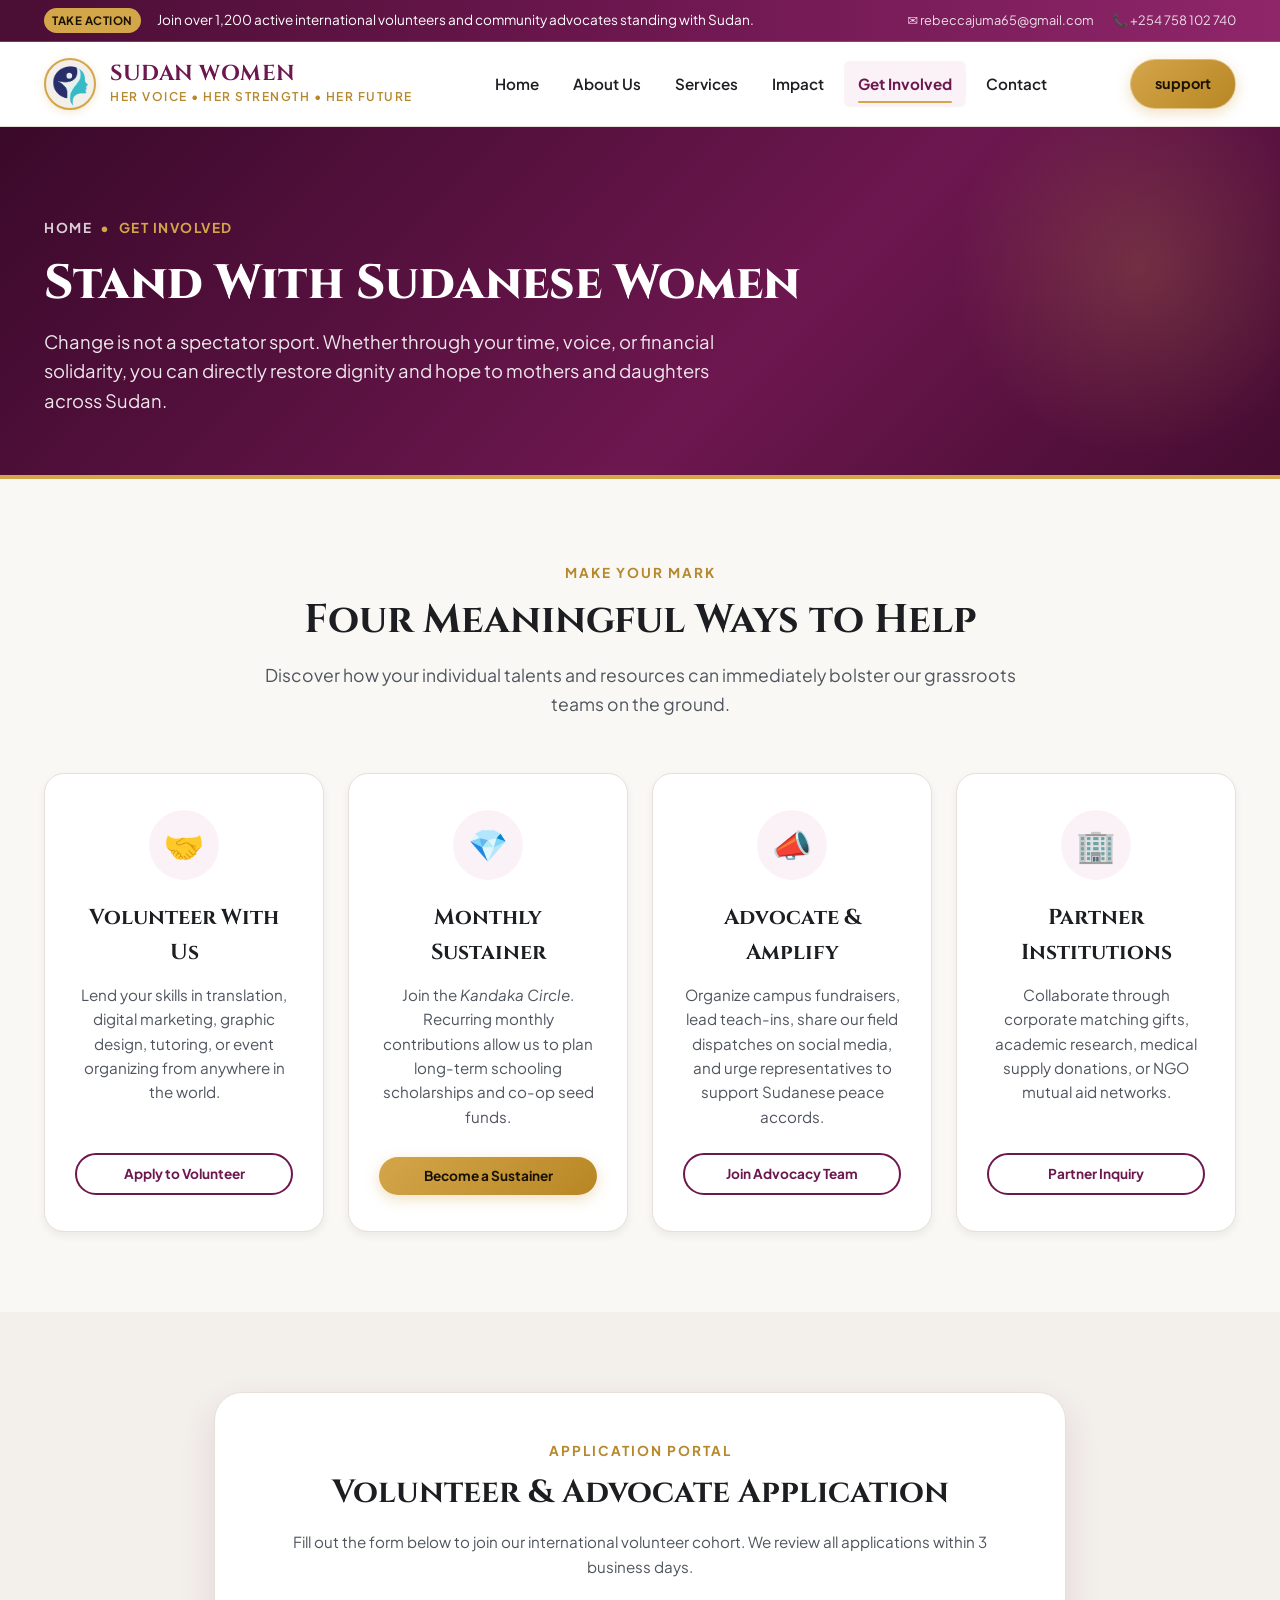
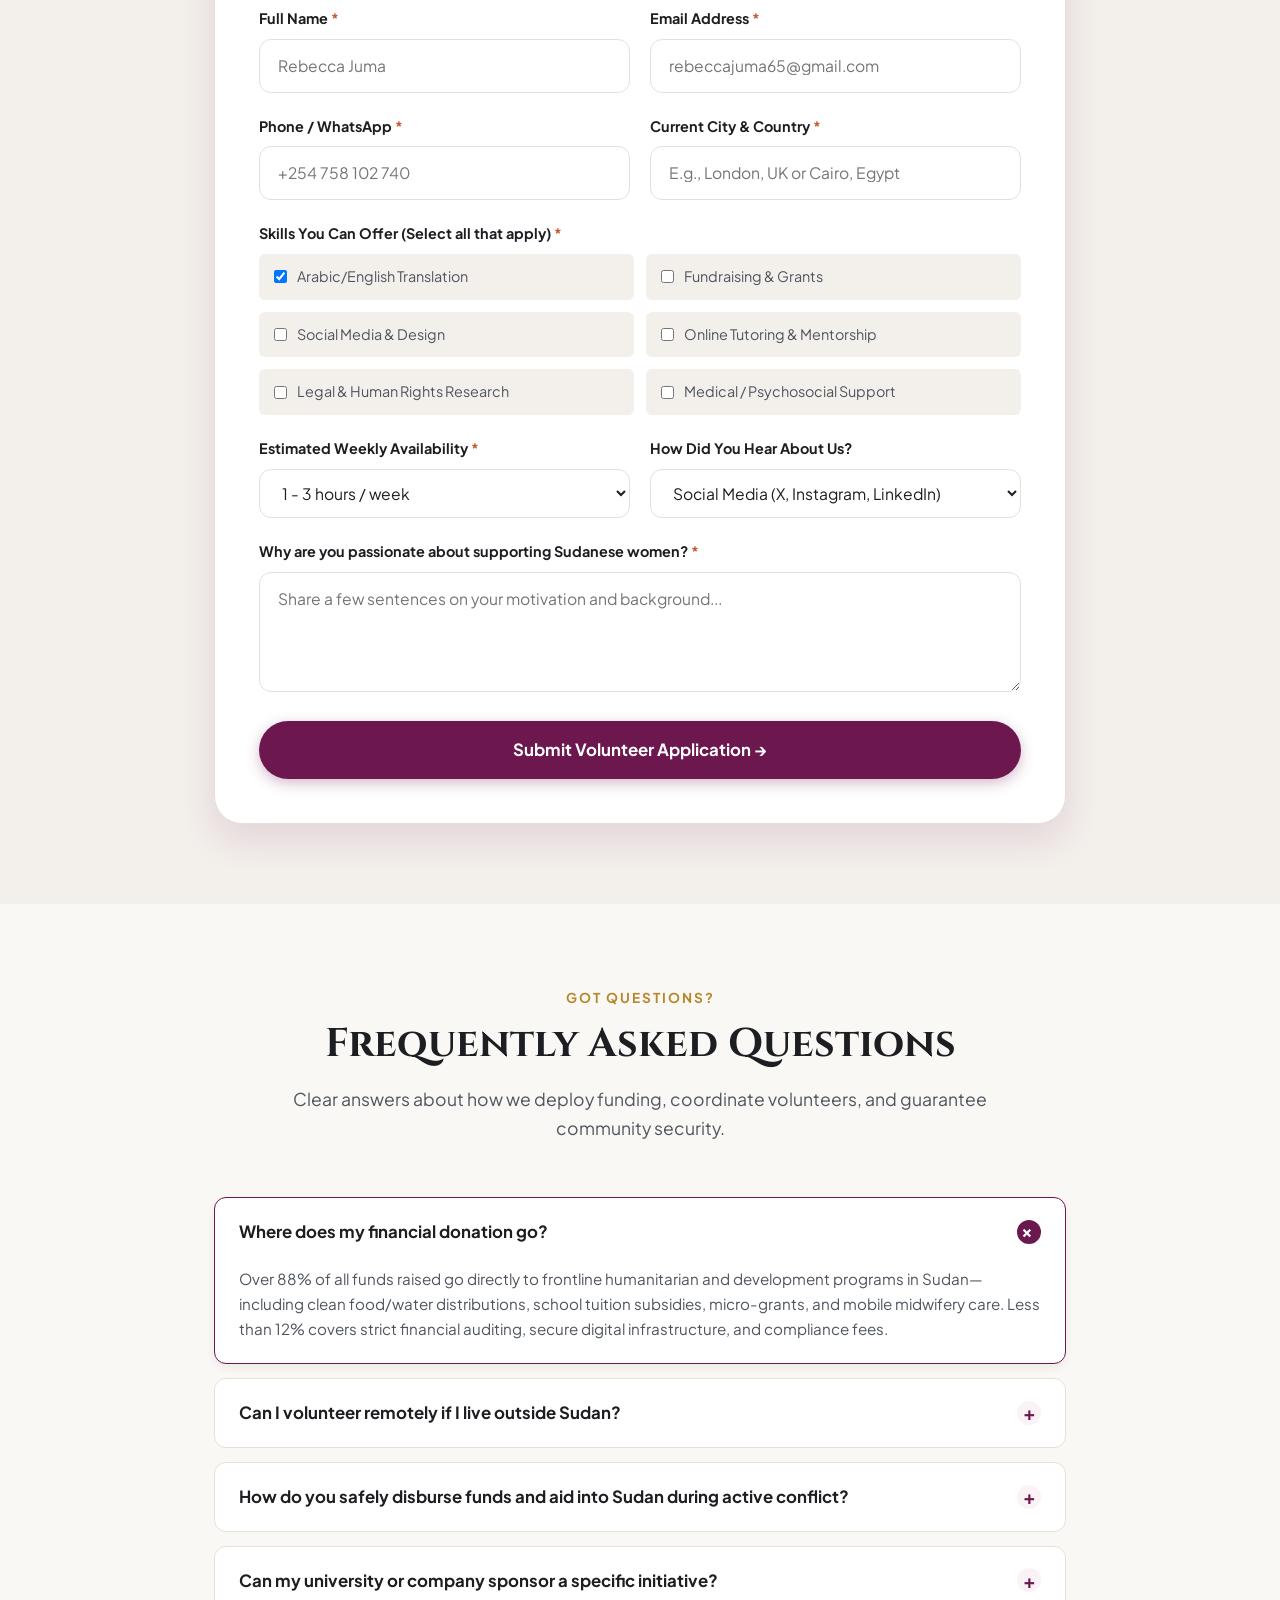
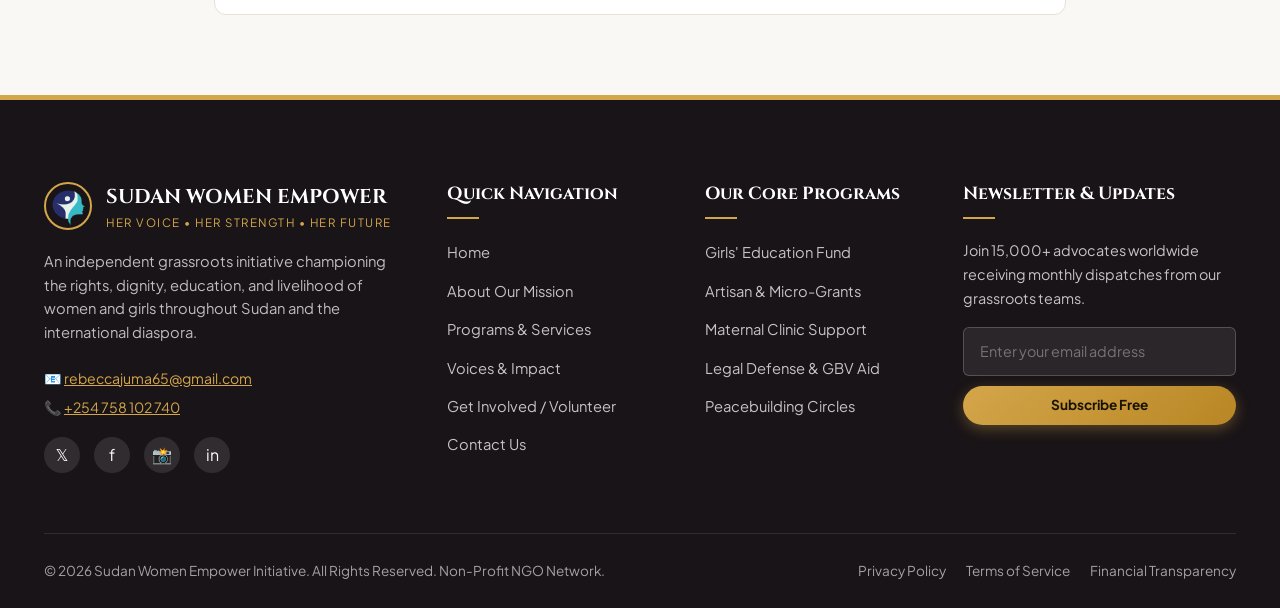
<file: join.html>
<!DOCTYPE html>
<html lang="en">
<head>
  <meta charset="UTF-8">
  <meta name="viewport" content="width=device-width, initial-scale=1.0">
  <title>Get Involved &amp; Join Us | Sudan Women Empower</title>
  <meta name="description" content="Join our global movement for Sudanese women: volunteer locally or remotely, become a monthly sustainer, or partner with our grassroots teams.">
  <link rel="icon" type="image/png" href="./assets/sudan-logo.png">
  <link rel="stylesheet" href="style.css">
  <style>
    .action-card {
      background: var(--bg-card);
      border-radius: var(--radius-lg);
      padding: 36px 30px;
      border: 1px solid var(--border-light);
      box-shadow: var(--shadow-sm);
      display: flex;
      flex-direction: column;
      transition: all var(--transition-normal);
      text-align: center;
    }
    .action-card:hover {
      transform: translateY(-6px);
      box-shadow: var(--shadow-xl);
      border-color: var(--primary);
    }
    .action-icon {
      width: 70px;
      height: 70px;
      margin: 0 auto 20px;
      border-radius: 50%;
      background: var(--primary-soft);
      color: var(--primary);
      display: flex;
      align-items: center;
      justify-content: center;
      font-size: 2rem;
    }
    .action-title {
      font-family: var(--font-display);
      font-size: 1.35rem;
      font-weight: 700;
      color: var(--text-primary);
      margin-bottom: 12px;
    }
    .action-desc {
      font-size: 0.95rem;
      color: var(--text-secondary);
      line-height: 1.6;
      margin-bottom: 24px;
      flex-grow: 1;
    }
    .checkbox-grid {
      display: grid;
      grid-template-columns: repeat(2, 1fr);
      gap: 12px;
      margin-bottom: 18px;
    }
    .checkbox-label {
      display: flex;
      align-items: center;
      gap: 10px;
      font-size: 0.9rem;
      color: var(--text-secondary);
      cursor: pointer;
      background: var(--bg-alt);
      padding: 10px 14px;
      border-radius: var(--radius-sm);
      border: 1px solid transparent;
      transition: all var(--transition-fast);
    }
    .checkbox-label:hover {
      border-color: var(--border-light);
      background: #FFF;
    }
  </style>
</head>
<body>

  <!-- ================= TOP ANNOUNCEMENT BAR ================= -->
  <div class="announcement-bar">
    <div class="container" style="display:flex; justify-content:space-between; align-items:center; width:100%;">
      <div class="announcement-text">
        <span class="badge">Take Action</span>
        <span>Join over 1,200 active international volunteers and community advocates standing with Sudan.</span>
      </div>
      <div class="announcement-contact">
        <a href="mailto:rebeccajuma65@gmail.com">✉️ rebeccajuma65@gmail.com</a>
        <a href="tel:+254758102740">📞 +254 758 102 740</a>
      </div>
    </div>
  </div>

  <!-- ================= SITE HEADER ================= -->
  <header class="site-header">
    <div class="container">
      <div class="nav-wrapper">
        <a href="index.html" class="brand" aria-label="Sudan Women Empower Home">
          <div class="brand-logo-wrapper">
            <img src="./assets/sudan-logo.png" alt="Sudan Women Logo">
          </div>
          <div class="brand-text">
            <span class="brand-title">SUDAN WOMEN</span>
            <span class="brand-tagline">Her Voice &bull; Her Strength &bull; Her Future</span>
          </div>
        </a>

        <nav class="nav-menu" aria-label="Primary Navigation">
          <a href="index.html" class="nav-link">Home</a>
          <a href="about.html" class="nav-link">About Us</a>
          <a href="services.html" class="nav-link">Services</a>
          <a href="stories.html" class="nav-link">Impact</a>
          <a href="join.html" class="nav-link active">Get Involved</a>
          <a href="contact.html" class="nav-link">Contact</a>
        </nav>

        <div class="nav-actions">
          <button class="btn-donate" data-open-modal="donationModal">
            <span>support</span>
          </button>
        </div>

        <button class="mobile-toggle" aria-label="Toggle navigation menu" aria-expanded="false">
          <span></span>
          <span></span>
          <span></span>
        </button>
      </div>
    </div>
  </header>

  <!-- ================= PAGE BANNER ================= -->
  <section class="page-banner">
    <div class="container">
      <div class="banner-breadcrumb">
        <a href="index.html">Home</a> &bull; <span>Get Involved</span>
      </div>
      <h1 class="banner-title">Stand With Sudanese Women</h1>
      <p class="banner-desc">
        Change is not a spectator sport. Whether through your time, voice, or financial solidarity, you can directly restore dignity and hope to mothers and daughters across Sudan.
      </p>
    </div>
  </section>

  <!-- ================= WAYS TO TAKE ACTION ================= -->
  <section class="section">
    <div class="container">
      <div class="section-header">
        <span class="section-subtitle">Make Your Mark</span>
        <h2 class="section-title">Four Meaningful Ways to Help</h2>
        <p class="section-description">
          Discover how your individual talents and resources can immediately bolster our grassroots teams on the ground.
        </p>
      </div>

      <div class="grid-4">
        <!-- Card 1 -->
        <div class="action-card">
          <div class="action-icon">🤝</div>
          <h3 class="action-title">Volunteer With Us</h3>
          <p class="action-desc">
            Lend your skills in translation, digital marketing, graphic design, tutoring, or event organizing from anywhere in the world.
          </p>
          <a href="#volunteer-form" class="btn btn-secondary btn-sm">Apply to Volunteer</a>
        </div>

        <!-- Card 2 -->
        <div class="action-card">
          <div class="action-icon">💎</div>
          <h3 class="action-title">Monthly Sustainer</h3>
          <p class="action-desc">
            Join the <em>Kandaka Circle</em>. Recurring monthly contributions allow us to plan long-term schooling scholarships and co-op seed funds.
          </p>
          <button class="btn btn-gold btn-sm" data-open-modal="donationModal">Become a Sustainer</button>
        </div>

        <!-- Card 3 -->
        <div class="action-card">
          <div class="action-icon">📣</div>
          <h3 class="action-title">Advocate &amp; Amplify</h3>
          <p class="action-desc">
            Organize campus fundraisers, lead teach-ins, share our field dispatches on social media, and urge representatives to support Sudanese peace accords.
          </p>
          <a href="#volunteer-form" class="btn btn-secondary btn-sm">Join Advocacy Team</a>
        </div>

        <!-- Card 4 -->
        <div class="action-card">
          <div class="action-icon">🏢</div>
          <h3 class="action-title">Partner Institutions</h3>
          <p class="action-desc">
            Collaborate through corporate matching gifts, academic research, medical supply donations, or NGO mutual aid networks.
          </p>
          <a href="contact.html" class="btn btn-secondary btn-sm">Partner Inquiry</a>
        </div>
      </div>
    </div>
  </section>

  <!-- ================= VOLUNTEER APPLICATION FORM ================= -->
  <section class="section section-bg-alt" id="volunteer-form">
    <div class="container container-narrow">
      <div class="form-card">
        <div class="section-header" style="margin-bottom: 28px;">
          <span class="section-subtitle">Application Portal</span>
          <h2 class="section-title" style="font-size: 2rem;">Volunteer &amp; Advocate Application</h2>
          <p class="section-description" style="font-size: 0.95rem;">
            Fill out the form below to join our international volunteer cohort. We review all applications within 3 business days.
          </p>
        </div>

        <form data-handle="true" data-success="Thank you for applying! Our volunteer coordinator will reach out to schedule an orientation call.">
          <div class="form-row">
            <div class="form-group">
              <label class="form-label">Full Name <span class="required">*</span></label>
              <input type="text" class="form-control" placeholder="Rebecca Juma" required>
            </div>
            <div class="form-group">
              <label class="form-label">Email Address <span class="required">*</span></label>
              <input type="email" class="form-control" placeholder="rebeccajuma65@gmail.com" required>
            </div>
          </div>

          <div class="form-row">
            <div class="form-group">
              <label class="form-label">Phone / WhatsApp <span class="required">*</span></label>
              <input type="tel" class="form-control" placeholder="+254 758 102 740" required>
            </div>
            <div class="form-group">
              <label class="form-label">Current City &amp; Country <span class="required">*</span></label>
              <input type="text" class="form-control" placeholder="E.g., London, UK or Cairo, Egypt" required>
            </div>
          </div>

          <div class="form-group">
            <label class="form-label">Skills You Can Offer (Select all that apply) <span class="required">*</span></label>
            <div class="checkbox-grid">
              <label class="checkbox-label">
                <input type="checkbox" name="skills" value="arabic-translation" checked>
                <span>Arabic/English Translation</span>
              </label>
              <label class="checkbox-label">
                <input type="checkbox" name="skills" value="fundraising">
                <span>Fundraising &amp; Grants</span>
              </label>
              <label class="checkbox-label">
                <input type="checkbox" name="skills" value="social-media">
                <span>Social Media &amp; Design</span>
              </label>
              <label class="checkbox-label">
                <input type="checkbox" name="skills" value="teaching">
                <span>Online Tutoring &amp; Mentorship</span>
              </label>
              <label class="checkbox-label">
                <input type="checkbox" name="skills" value="legal-research">
                <span>Legal &amp; Human Rights Research</span>
              </label>
              <label class="checkbox-label">
                <input type="checkbox" name="skills" value="healthcare">
                <span>Medical / Psychosocial Support</span>
              </label>
            </div>
          </div>

          <div class="form-row">
            <div class="form-group">
              <label class="form-label">Estimated Weekly Availability <span class="required">*</span></label>
              <select class="form-control" required>
                <option value="1-3">1 - 3 hours / week</option>
                <option value="4-7">4 - 7 hours / week</option>
                <option value="8-15">8 - 15 hours / week</option>
                <option value="15+">15+ hours / week (Intensive)</option>
              </select>
            </div>
            <div class="form-group">
              <label class="form-label">How Did You Hear About Us?</label>
              <select class="form-control">
                <option value="social">Social Media (X, Instagram, LinkedIn)</option>
                <option value="word">Friend or Colleague</option>
                <option value="news">News / Humanitarian Article</option>
                <option value="search">Online Search</option>
              </select>
            </div>
          </div>

          <div class="form-group">
            <label class="form-label">Why are you passionate about supporting Sudanese women? <span class="required">*</span></label>
            <textarea class="form-control" placeholder="Share a few sentences on your motivation and background..." required></textarea>
          </div>

          <button type="submit" class="btn btn-primary btn-lg" style="width:100%;">
            Submit Volunteer Application &rarr;
          </button>
        </form>
      </div>
    </div>
  </section>

  <!-- ================= FREQUENTLY ASKED QUESTIONS ================= -->
  <section class="section">
    <div class="container container-narrow">
      <div class="section-header">
        <span class="section-subtitle">Got Questions?</span>
        <h2 class="section-title">Frequently Asked Questions</h2>
        <p class="section-description">
          Clear answers about how we deploy funding, coordinate volunteers, and guarantee community security.
        </p>
      </div>

      <div class="accordion">
        <div class="accordion-item open">
          <button class="accordion-header">
            <span>Where does my financial donation go?</span>
            <div class="accordion-icon">+</div>
          </button>
          <div class="accordion-content">
            <p>
              Over 88% of all funds raised go directly to frontline humanitarian and development programs in Sudan—including clean food/water distributions, school tuition subsidies, micro-grants, and mobile midwifery care. Less than 12% covers strict financial auditing, secure digital infrastructure, and compliance fees.
            </p>
          </div>
        </div>

        <div class="accordion-item">
          <button class="accordion-header">
            <span>Can I volunteer remotely if I live outside Sudan?</span>
            <div class="accordion-icon">+</div>
          </button>
          <div class="accordion-content">
            <p>
              Yes! More than 65% of our volunteer team operates remotely from cities across Egypt, the UK, the United States, UAE, and Kenya. Remote volunteers assist with English/Arabic document translations, grant writing, web maintenance, and remote digital tutoring for displaced students.
            </p>
          </div>
        </div>

        <div class="accordion-item">
          <button class="accordion-header">
            <span>How do you safely disburse funds and aid into Sudan during active conflict?</span>
            <div class="accordion-icon">+</div>
          </button>
          <div class="accordion-content">
            <p>
              We operate via verified local mutual aid emergency rooms (ERRs) and trusted women-led community co-operatives with direct on-the-ground access. We utilize secure peer-to-peer banking channels and direct physical commodity procurement in stable regional hubs (such as Port Sudan and Kassala) to bypass banking paralysis.
            </p>
          </div>
        </div>

        <div class="accordion-item">
          <button class="accordion-header">
            <span>Can my university or company sponsor a specific initiative?</span>
            <div class="accordion-icon">+</div>
          </button>
          <div class="accordion-content">
            <p>
              Absolutely. We offer dedicated institutional sponsorship packages for full classrooms, mobile maternal health vans, or designated women's artisanal co-operatives. Reach out through our contact page to connect with our partnerships liaison.
            </p>
          </div>
        </div>
      </div>
    </div>
  </section>

  <!-- ================= SITE FOOTER ================= -->
  <footer class="site-footer">
    <div class="container">
      <div class="footer-top">
        <div class="footer-brand">
          <div class="footer-logo">
            <img src="./assets/sudan-logo.png" alt="Sudan Women Logo" class="footer-logo-img">
            <div>
              <div class="footer-brand-title">SUDAN WOMEN EMPOWER</div>
              <div class="footer-brand-tagline">Her Voice &bull; Her Strength &bull; Her Future</div>
            </div>
          </div>
          <p class="footer-bio">
            An independent grassroots initiative championing the rights, dignity, education, and livelihood of women and girls throughout Sudan and the international diaspora.
          </p>
          <div style="margin-bottom: 18px; font-size: 0.88rem; display: flex; flex-direction: column; gap: 6px;">
            <span>📧 <a href="mailto:rebeccajuma65@gmail.com" style="color: var(--accent-gold); text-decoration: underline;">rebeccajuma65@gmail.com</a></span>
            <span>📞 <a href="tel:+254758102740" style="color: var(--accent-gold); text-decoration: underline;">+254 758 102 740</a></span>
          </div>
          <div class="footer-socials">
            <a href="https://twitter.com" target="_blank" rel="noopener" class="social-icon" aria-label="Twitter">𝕏</a>
            <a href="https://facebook.com" target="_blank" rel="noopener" class="social-icon" aria-label="Facebook">f</a>
            <a href="https://instagram.com" target="_blank" rel="noopener" class="social-icon" aria-label="Instagram">📸</a>
            <a href="https://linkedin.com" target="_blank" rel="noopener" class="social-icon" aria-label="LinkedIn">in</a>
          </div>
        </div>

        <div>
          <h3 class="footer-heading">Quick Navigation</h3>
          <ul class="footer-links">
            <li><a href="index.html">Home</a></li>
            <li><a href="about.html">About Our Mission</a></li>
            <li><a href="services.html">Programs &amp; Services</a></li>
            <li><a href="stories.html">Voices &amp; Impact</a></li>
            <li><a href="join.html">Get Involved / Volunteer</a></li>
            <li><a href="contact.html">Contact Us</a></li>
          </ul>
        </div>

        <div>
          <h3 class="footer-heading">Our Core Programs</h3>
          <ul class="footer-links">
            <li><a href="services.html#education">Girls' Education Fund</a></li>
            <li><a href="services.html#economic">Artisan &amp; Micro-Grants</a></li>
            <li><a href="services.html#healthcare">Maternal Clinic Support</a></li>
            <li><a href="services.html#justice">Legal Defense &amp; GBV Aid</a></li>
            <li><a href="services.html#peace">Peacebuilding Circles</a></li>
          </ul>
        </div>

        <div>
          <h3 class="footer-heading">Newsletter &amp; Updates</h3>
          <p class="footer-newsletter-text">
            Join 15,000+ advocates worldwide receiving monthly dispatches from our grassroots teams.
          </p>
          <form class="newsletter-form">
            <input type="email" class="newsletter-input" placeholder="Enter your email address" required>
            <button type="submit" class="btn btn-gold btn-sm">Subscribe Free</button>
          </form>
        </div>
      </div>

      <div class="footer-bottom">
        <div>
          &copy; 2026 Sudan Women Empower Initiative. All Rights Reserved. Non-Profit NGO Network.
        </div>
        <div style="display:flex; gap: 20px;">
          <a href="contact.html">Privacy Policy</a>
          <a href="contact.html">Terms of Service</a>
          <a href="contact.html">Financial Transparency</a>
        </div>
      </div>
    </div>
  </footer>

  <!-- ================= DONATION MODAL ================= -->
  <div class="modal-backdrop" id="donationModal" role="dialog" aria-modal="true" aria-labelledby="modalTitle">
    <div class="modal-window">
      <div class="modal-header">
        <h3 class="modal-title" id="modalTitle">Support Sudanese Women</h3>
        <button class="modal-close" aria-label="Close modal">&times;</button>
      </div>
      <div class="modal-body">
        <p style="font-size:0.92rem; color:var(--text-secondary); margin-bottom:18px;">
          Your donation directly funds emergency dignity packs, schooling scholarships, and women-led cooperative business funds.
        </p>

        <form id="donationForm">
          <div class="form-group">
            <label class="form-label">Select Contribution Frequency</label>
            <div class="donation-freq-toggle">
              <button type="button" class="freq-btn active">One-Time Gift</button>
              <button type="button" class="freq-btn">Monthly Patron</button>
            </div>
          </div>

          <div class="form-group">
            <label class="form-label">Gift Amount (USD)</label>
            <div class="donation-amounts">
              <button type="button" class="amount-btn active" data-amount="25">$25</button>
              <button type="button" class="amount-btn" data-amount="50">$50</button>
              <button type="button" class="amount-btn" data-amount="100">$100</button>
              <button type="button" class="amount-btn" data-amount="250">$250</button>
            </div>
            <div class="custom-amount-wrapper">
              <span class="custom-currency">$</span>
              <input type="number" class="custom-amount-input" value="25" min="5" placeholder="Custom amount">
            </div>
          </div>

          <div class="form-group">
            <label class="form-label">Direct My Support To:</label>
            <select class="form-control">
              <option value="where-needed-most">Where Needed Most (Emergency Response)</option>
              <option value="girls-education">Girls' Schooling &amp; Scholarship Fund</option>
              <option value="micro-grants">Women's Entrepreneurship &amp; Micro-Grants</option>
              <option value="maternal-health">Maternal Healthcare &amp; Trauma Recovery</option>
            </select>
          </div>

          <div class="form-group">
            <label class="form-label">Full Name <span class="required">*</span></label>
            <input type="text" class="form-control" placeholder="Rebecca Juma" required>
          </div>

          <div class="form-group">
            <label class="form-label">Email Address <span class="required">*</span></label>
            <input type="email" class="form-control" placeholder="rebeccajuma65@gmail.com" required>
          </div>

          <button type="submit" class="btn btn-gold btn-lg" style="width:100%; margin-top:8px;">
            Complete Secure Donation &rarr;
          </button>
        </form>
      </div>
    </div>
  </div>

  <script src="main.js"></script>
</body>
</html>
</file>
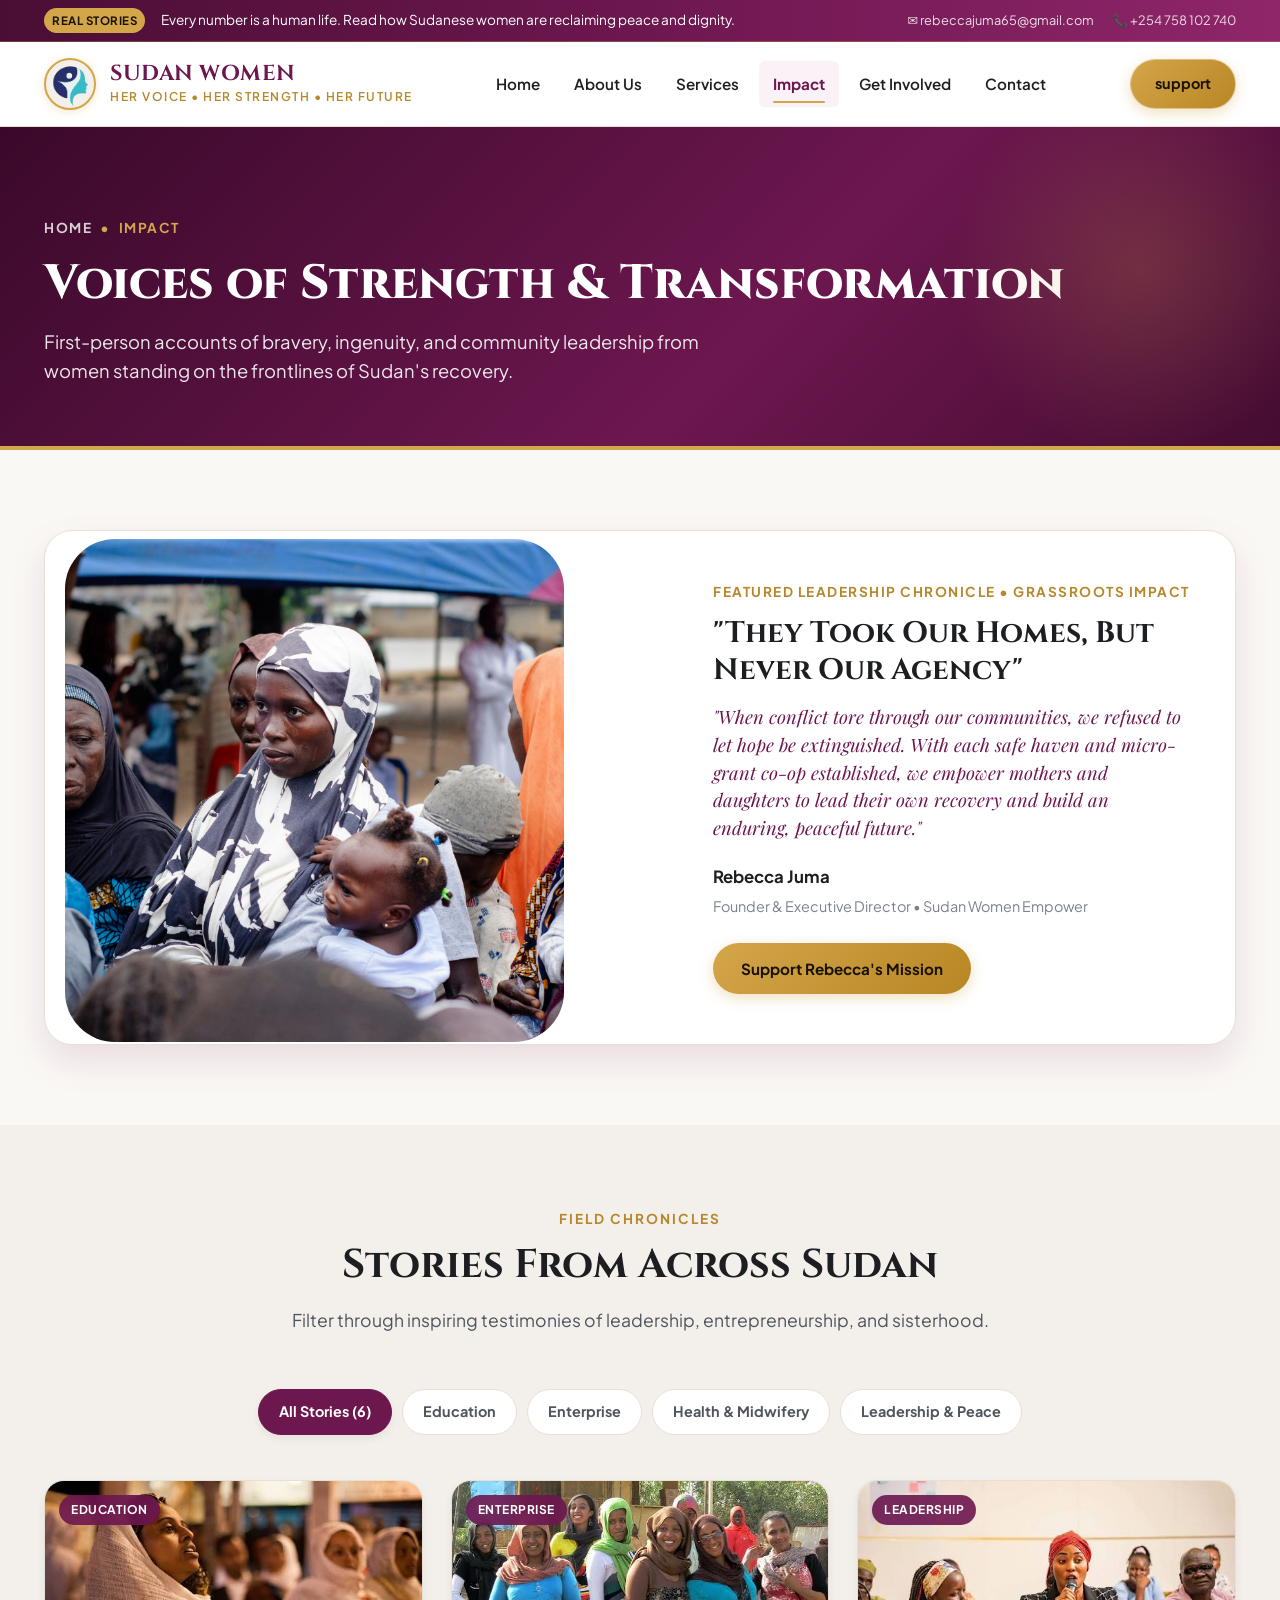
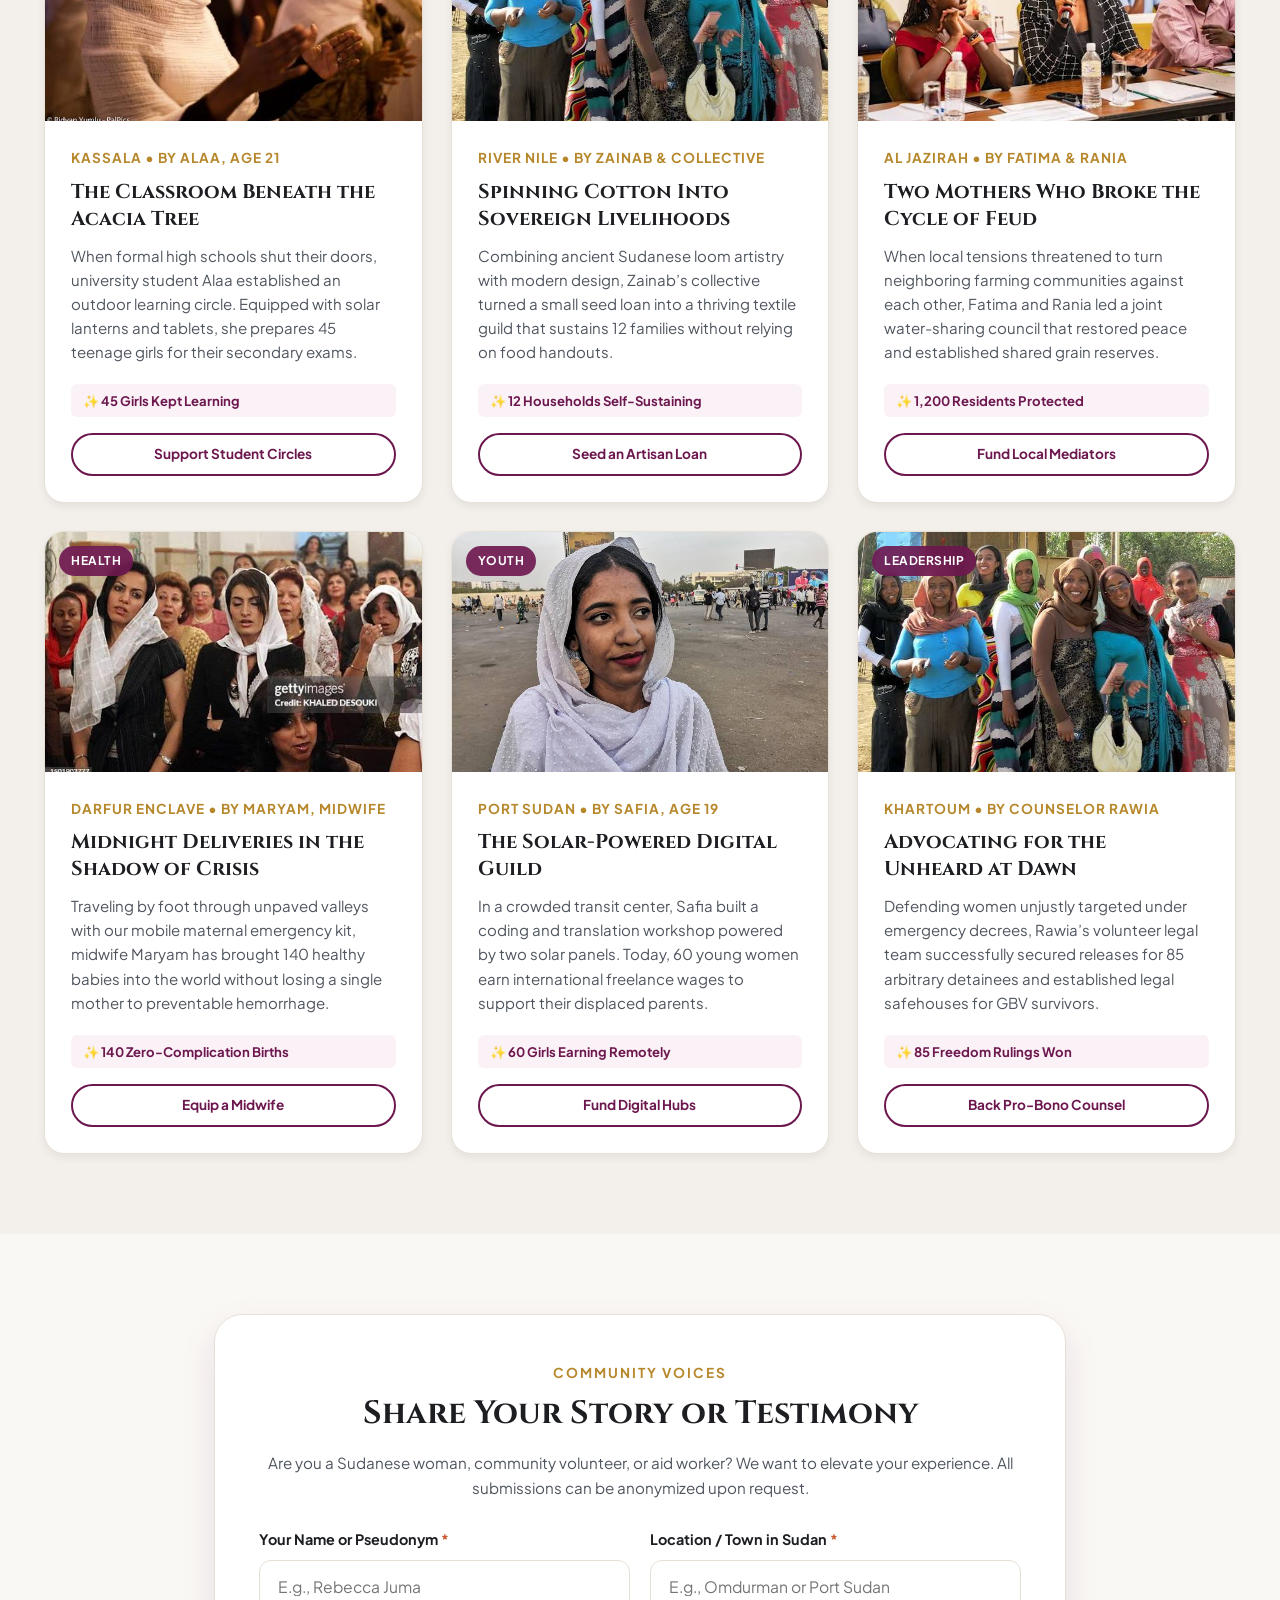
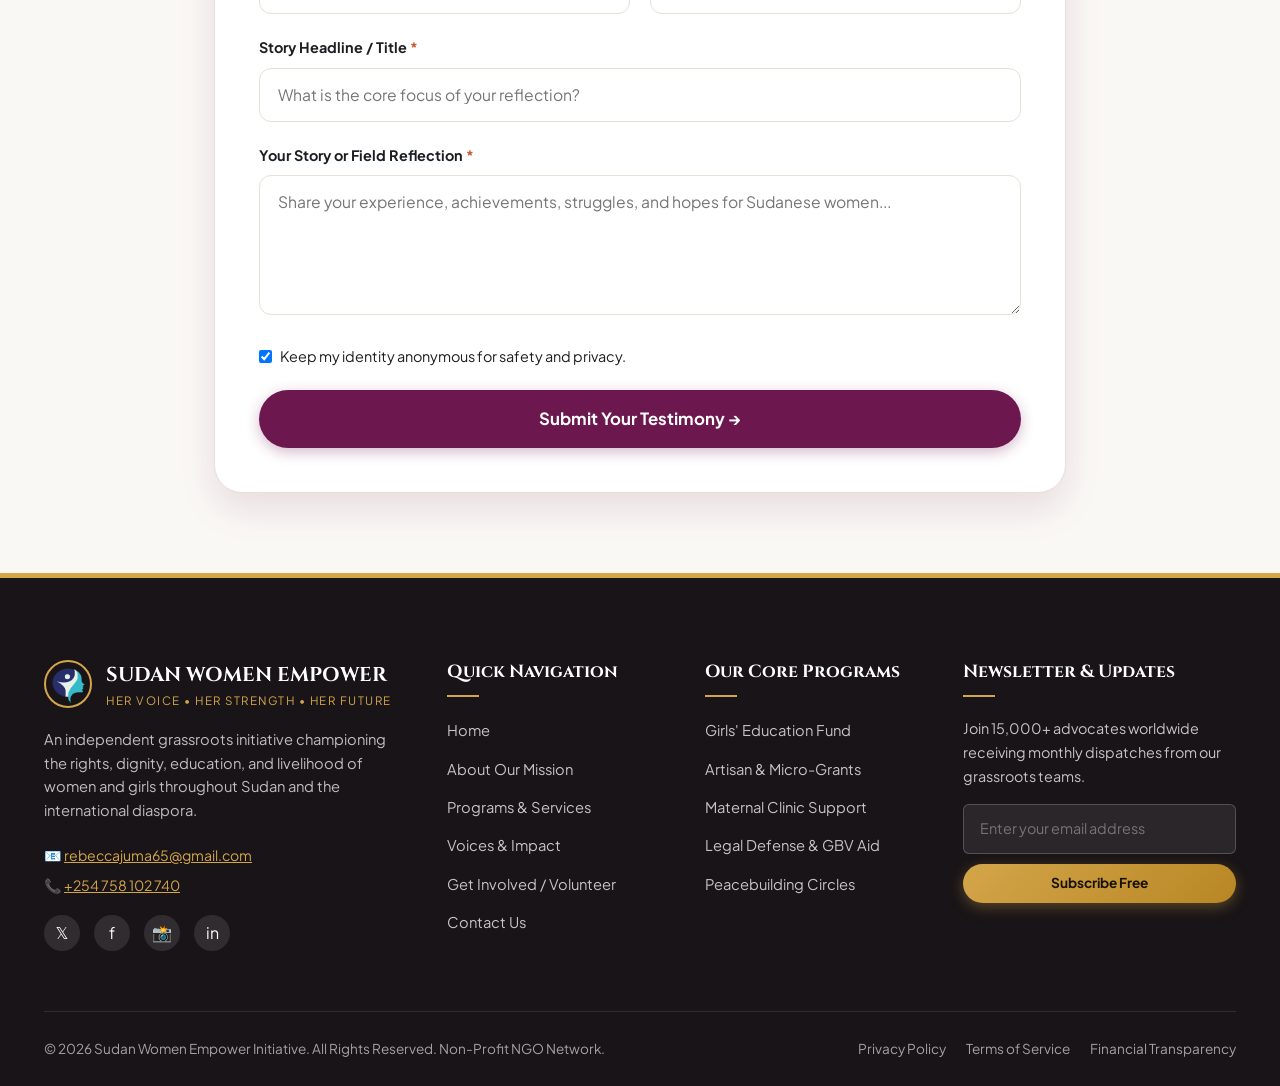
<file: stories.html>
<!DOCTYPE html>
<html lang="en">
<head>
  <meta charset="UTF-8">
  <meta name="viewport" content="width=device-width, initial-scale=1.0">
  <title>Impact Stories & Voices | Sudan Women Empower</title>
  <meta name="description" content="Discover true stories of resilience, leadership, and transformation from Sudanese women reclaiming their futures across Sudan.">
  <link rel="icon" type="image/png" href="./assets/sudan-logo.png">
  <link rel="stylesheet" href="style.css">
  <style>
    .story-card {
      background: var(--bg-card);
      border-radius: var(--radius-lg);
      overflow: hidden;
      border: 1px solid var(--border-light);
      box-shadow: var(--shadow-sm);
      display: flex;
      flex-direction: column;
      transition: all var(--transition-normal);
    }
    .story-card:hover {
      transform: translateY(-6px);
      box-shadow: var(--shadow-xl);
    }
    .story-img-wrap {
      height: 240px;
      position: relative;
      overflow: hidden;
    }
    .story-img {
      width: 100%;
      height: 100%;
      object-fit: cover;
      transition: transform var(--transition-slow);
    }
    .story-card:hover .story-img {
      transform: scale(1.06);
    }
    .story-category-tag {
      position: absolute;
      top: 14px;
      left: 14px;
      background: rgba(109, 23, 79, 0.9);
      color: #FFF;
      font-size: 0.75rem;
      font-weight: 700;
      text-transform: uppercase;
      letter-spacing: 0.5px;
      padding: 5px 12px;
      border-radius: var(--radius-full);
      backdrop-filter: blur(4px);
    }
    .story-content {
      padding: 26px;
      display: flex;
      flex-direction: column;
      flex-grow: 1;
    }
    .story-author-meta {
      font-size: 0.85rem;
      color: var(--accent-gold-dark);
      font-weight: 700;
      margin-bottom: 8px;
      text-transform: uppercase;
      letter-spacing: 1px;
    }
    .story-title {
      font-family: var(--font-display);
      font-size: 1.25rem;
      font-weight: 700;
      color: var(--text-primary);
      margin-bottom: 12px;
      line-height: 1.35;
    }
    .story-excerpt {
      font-size: 0.94rem;
      color: var(--text-secondary);
      line-height: 1.6;
      margin-bottom: 20px;
      flex-grow: 1;
    }
    .story-badge-impact {
      background: var(--primary-soft);
      color: var(--primary);
      font-weight: 700;
      font-size: 0.82rem;
      padding: 6px 12px;
      border-radius: var(--radius-sm);
      display: inline-block;
      margin-bottom: 16px;
    }
    .filter-bar {
      display: flex;
      justify-content: center;
      gap: 10px;
      flex-wrap: wrap;
      margin-bottom: 45px;
    }
    .filter-btn {
      padding: 10px 20px;
      border-radius: var(--radius-full);
      border: 1.5px solid var(--border-light);
      background: #FFF;
      font-weight: 700;
      font-size: 0.9rem;
      color: var(--text-secondary);
      cursor: pointer;
      transition: all var(--transition-fast);
    }
    .filter-btn:hover, .filter-btn.active {
      background: var(--primary);
      color: #FFF;
      border-color: var(--primary);
      box-shadow: var(--shadow-sm);
    }
  </style>
</head>
<body>

  <!-- ================= TOP ANNOUNCEMENT BAR ================= -->
  <div class="announcement-bar">
    <div class="container" style="display:flex; justify-content:space-between; align-items:center; width:100%;">
      <div class="announcement-text">
        <span class="badge">Real Stories</span>
        <span>Every number is a human life. Read how Sudanese women are reclaiming peace and dignity.</span>
      </div>
      <div class="announcement-contact">
        <a href="mailto:rebeccajuma65@gmail.com">✉️ rebeccajuma65@gmail.com</a>
        <a href="tel:+254758102740">📞 +254 758 102 740</a>
      </div>
    </div>
  </div>

  <!-- ================= SITE HEADER ================= -->
  <header class="site-header">
    <div class="container">
      <div class="nav-wrapper">
        <a href="index.html" class="brand" aria-label="Sudan Women Empower Home">
          <div class="brand-logo-wrapper">
            <img src="./assets/sudan-logo.png" alt="Sudan Women Logo">
          </div>
          <div class="brand-text">
            <span class="brand-title">SUDAN WOMEN</span>
            <span class="brand-tagline">Her Voice &bull; Her Strength &bull; Her Future</span>
          </div>
        </a>

        <nav class="nav-menu" aria-label="Primary Navigation">
          <a href="index.html" class="nav-link">Home</a>
          <a href="about.html" class="nav-link">About Us</a>
          <a href="services.html" class="nav-link">Services</a>
          <a href="stories.html" class="nav-link active">Impact</a>
          <a href="join.html" class="nav-link">Get Involved</a>
          <a href="contact.html" class="nav-link">Contact</a>
        </nav>

        <div class="nav-actions">
          <button class="btn-donate" data-open-modal="donationModal">
            <span>support</span>
          </button>
        </div>

        <button class="mobile-toggle" aria-label="Toggle navigation menu" aria-expanded="false">
          <span></span>
          <span></span>
          <span></span>
        </button>
      </div>
    </div>
  </header>

  <!-- ================= PAGE BANNER ================= -->
  <section class="page-banner">
    <div class="container">
      <div class="banner-breadcrumb">
        <a href="index.html">Home</a> &bull; <span>Impact</span>
      </div>
      <h1 class="banner-title">Voices of Strength &amp; Transformation</h1>
      <p class="banner-desc">
        First-person accounts of bravery, ingenuity, and community leadership from women standing on the frontlines of Sudan's recovery.
      </p>
    </div>
  </section>

  <!-- ================= FEATURED DEEP-DIVE STORY ================= -->
  <section class="section">
    <div class="container">
      <div class="spotlight-card">
        <div class="spotlight-media">
          <img src="./assets/The-woman.jpg" alt="Rebecca Juma" class="spotlight-img">
        </div>
        <div class="spotlight-content">
          <div class="spotlight-tag">Featured Leadership Chronicle &bull; Grassroots Impact</div>
          <h2 class="section-title" style="font-size: 1.85rem; margin-bottom: 14px;">
            "They Took Our Homes, But Never Our Agency"
          </h2>
          <blockquote class="spotlight-quote" style="font-size: 1.15rem;">
            "When conflict tore through our communities, we refused to let hope be extinguished. With each safe haven and micro-grant co-op established, we empower mothers and daughters to lead their own recovery and build an enduring, peaceful future."
          </blockquote>
          <div class="spotlight-author">Rebecca Juma</div>
          <div class="spotlight-role">Founder &amp; Executive Director &bull; Sudan Women Empower</div>
          <div>
            <button class="btn btn-gold" data-open-modal="donationModal">Support Rebecca's Mission</button>
          </div>
        </div>
      </div>
    </div>
  </section>

  <!-- ================= STORIES GRID WITH INTERACTIVE FILTER ================= -->
  <section class="section section-bg-alt">
    <div class="container">
      <div class="section-header">
        <span class="section-subtitle">Field Chronicles</span>
        <h2 class="section-title">Stories From Across Sudan</h2>
        <p class="section-description">
          Filter through inspiring testimonies of leadership, entrepreneurship, and sisterhood.
        </p>
      </div>

      <!-- Filter Controls -->
      <div class="filter-bar">
        <button class="filter-btn active" data-filter="all">All Stories (6)</button>
        <button class="filter-btn" data-filter="education">Education</button>
        <button class="filter-btn" data-filter="enterprise">Enterprise</button>
        <button class="filter-btn" data-filter="health">Health &amp; Midwifery</button>
        <button class="filter-btn" data-filter="leadership">Leadership &amp; Peace</button>
      </div>

      <div class="grid-3">

        <!-- Story 1 -->
        <div class="story-card filter-item" data-category="education">
          <div class="story-img-wrap">
            <img src="./assets/mine.png" alt="Alaa teaching under shelter" class="story-img">
            <span class="story-category-tag">Education</span>
          </div>
          <div class="story-content">
            <div class="story-author-meta">Kassala &bull; By Alaa, Age 21</div>
            <h3 class="story-title">The Classroom Beneath the Acacia Tree</h3>
            <p class="story-excerpt">
              When formal high schools shut their doors, university student Alaa established an outdoor learning circle. Equipped with solar lanterns and tablets, she prepares 45 teenage girls for their secondary exams.
            </p>
            <div class="story-badge-impact">✨ 45 Girls Kept Learning</div>
            <button class="btn btn-secondary btn-sm" data-open-modal="donationModal">Support Student Circles</button>
          </div>
        </div>

        <!-- Story 2 -->
        <div class="story-card filter-item" data-category="enterprise">
          <div class="story-img-wrap">
            <img src="./assets/story img.png" alt="Traditional weavers working" class="story-img">
            <span class="story-category-tag">Enterprise</span>
          </div>
          <div class="story-content">
            <div class="story-author-meta">River Nile &bull; By Zainab &amp; Collective</div>
            <h3 class="story-title">Spinning Cotton Into Sovereign Livelihoods</h3>
            <p class="story-excerpt">
              Combining ancient Sudanese loom artistry with modern design, Zainab’s collective turned a small seed loan into a thriving textile guild that sustains 12 families without relying on food handouts.
            </p>
            <div class="story-badge-impact">✨ 12 Households Self-Sustaining</div>
            <button class="btn btn-secondary btn-sm" data-open-modal="donationModal">Seed an Artisan Loan</button>
          </div>
        </div>

        <!-- Story 3 -->
        <div class="story-card filter-item" data-category="leadership">
          <div class="story-img-wrap">
            <img src="./assets/sudan women.png" alt="Community reconciliation meeting" class="story-img">
            <span class="story-category-tag">Leadership</span>
          </div>
          <div class="story-content">
            <div class="story-author-meta">Al Jazirah &bull; By Fatima &amp; Rania</div>
            <h3 class="story-title">Two Mothers Who Broke the Cycle of Feud</h3>
            <p class="story-excerpt">
              When local tensions threatened to turn neighboring farming communities against each other, Fatima and Rania led a joint water-sharing council that restored peace and established shared grain reserves.
            </p>
            <div class="story-badge-impact">✨ 1,200 Residents Protected</div>
            <button class="btn btn-secondary btn-sm" data-open-modal="donationModal">Fund Local Mediators</button>
          </div>
        </div>

        <!-- Story 4 -->
        <div class="story-card filter-item" data-category="health">
          <div class="story-img-wrap">
            <img src="./assets/middle.png" alt="Midwife caring for newborn" class="story-img">
            <span class="story-category-tag">Health</span>
          </div>
          <div class="story-content">
            <div class="story-author-meta">Darfur Enclave &bull; By Maryam, Midwife</div>
            <h3 class="story-title">Midnight Deliveries in the Shadow of Crisis</h3>
            <p class="story-excerpt">
              Traveling by foot through unpaved valleys with our mobile maternal emergency kit, midwife Maryam has brought 140 healthy babies into the world without losing a single mother to preventable hemorrhage.
            </p>
            <div class="story-badge-impact">✨ 140 Zero-Complication Births</div>
            <button class="btn btn-secondary btn-sm" data-open-modal="donationModal">Equip a Midwife</button>
          </div>
        </div>

        <!-- Story 5 -->
        <div class="story-card filter-item" data-category="education">
          <div class="story-img-wrap">
            <img src="./assets/women story.png" alt="Youth digital training" class="story-img">
            <span class="story-category-tag">Youth</span>
          </div>
          <div class="story-content">
            <div class="story-author-meta">Port Sudan &bull; By Safia, Age 19</div>
            <h3 class="story-title">The Solar-Powered Digital Guild</h3>
            <p class="story-excerpt">
              In a crowded transit center, Safia built a coding and translation workshop powered by two solar panels. Today, 60 young women earn international freelance wages to support their displaced parents.
            </p>
            <div class="story-badge-impact">✨ 60 Girls Earning Remotely</div>
            <button class="btn btn-secondary btn-sm" data-open-modal="donationModal">Fund Digital Hubs</button>
          </div>
        </div>

        <!-- Story 6 -->
        <div class="story-card filter-item" data-category="leadership">
          <div class="story-img-wrap">
            <img src="./assets/story img.png" alt="Legal aid advocate" class="story-img">
            <span class="story-category-tag">Leadership</span>
          </div>
          <div class="story-content">
            <div class="story-author-meta">Khartoum &bull; By Counselor Rawia</div>
            <h3 class="story-title">Advocating for the Unheard at Dawn</h3>
            <p class="story-excerpt">
              Defending women unjustly targeted under emergency decrees, Rawia’s volunteer legal team successfully secured releases for 85 arbitrary detainees and established legal safehouses for GBV survivors.
            </p>
            <div class="story-badge-impact">✨ 85 Freedom Rulings Won</div>
            <button class="btn btn-secondary btn-sm" data-open-modal="donationModal">Back Pro-Bono Counsel</button>
          </div>
        </div>

      </div>
    </div>
  </section>

  <!-- ================= SUBMIT YOUR STORY INTAKE ================= -->
  <section class="section" id="submit-story">
    <div class="container container-narrow">
      <div class="form-card">
        <div class="section-header" style="margin-bottom: 28px;">
          <span class="section-subtitle">Community Voices</span>
          <h2 class="section-title" style="font-size: 2rem;">Share Your Story or Testimony</h2>
          <p class="section-description" style="font-size: 0.95rem;">
            Are you a Sudanese woman, community volunteer, or aid worker? We want to elevate your experience. All submissions can be anonymized upon request.
          </p>
        </div>

        <form data-handle="true" data-success="Thank you for sharing your powerful voice. Our editorial team will review your story with immense care and respect.">
          <div class="form-row">
            <div class="form-group">
              <label class="form-label">Your Name or Pseudonym <span class="required">*</span></label>
              <input type="text" class="form-control" placeholder="E.g., Rebecca Juma" required>
            </div>
            <div class="form-group">
              <label class="form-label">Location / Town in Sudan <span class="required">*</span></label>
              <input type="text" class="form-control" placeholder="E.g., Omdurman or Port Sudan" required>
            </div>
          </div>

          <div class="form-group">
            <label class="form-label">Story Headline / Title <span class="required">*</span></label>
            <input type="text" class="form-control" placeholder="What is the core focus of your reflection?" required>
          </div>

          <div class="form-group">
            <label class="form-label">Your Story or Field Reflection <span class="required">*</span></label>
            <textarea class="form-control" placeholder="Share your experience, achievements, struggles, and hopes for Sudanese women..." style="min-height: 140px;" required></textarea>
          </div>

          <div class="form-group">
            <label style="display:flex; align-items:center; gap: 8px; font-size:0.9rem; cursor:pointer;">
              <input type="checkbox" checked>
              <span>Keep my identity anonymous for safety and privacy.</span>
            </label>
          </div>

          <button type="submit" class="btn btn-primary btn-lg" style="width:100%;">
            Submit Your Testimony &rarr;
          </button>
        </form>
      </div>
    </div>
  </section>

  <!-- ================= SITE FOOTER ================= -->
  <footer class="site-footer">
    <div class="container">
      <div class="footer-top">
        <div class="footer-brand">
          <div class="footer-logo">
            <img src="./assets/sudan-logo.png" alt="Sudan Women Logo" class="footer-logo-img">
            <div>
              <div class="footer-brand-title">SUDAN WOMEN EMPOWER</div>
              <div class="footer-brand-tagline">Her Voice &bull; Her Strength &bull; Her Future</div>
            </div>
          </div>
          <p class="footer-bio">
            An independent grassroots initiative championing the rights, dignity, education, and livelihood of women and girls throughout Sudan and the international diaspora.
          </p>
          <div style="margin-bottom: 18px; font-size: 0.88rem; display: flex; flex-direction: column; gap: 6px;">
            <span>📧 <a href="mailto:rebeccajuma65@gmail.com" style="color: var(--accent-gold); text-decoration: underline;">rebeccajuma65@gmail.com</a></span>
            <span>📞 <a href="tel:+254758102740" style="color: var(--accent-gold); text-decoration: underline;">+254 758 102 740</a></span>
          </div>
          <div class="footer-socials">
            <a href="https://twitter.com" target="_blank" rel="noopener" class="social-icon" aria-label="Twitter">𝕏</a>
            <a href="https://facebook.com" target="_blank" rel="noopener" class="social-icon" aria-label="Facebook">f</a>
            <a href="https://instagram.com" target="_blank" rel="noopener" class="social-icon" aria-label="Instagram">📸</a>
            <a href="https://linkedin.com" target="_blank" rel="noopener" class="social-icon" aria-label="LinkedIn">in</a>
          </div>
        </div>

        <div>
          <h3 class="footer-heading">Quick Navigation</h3>
          <ul class="footer-links">
            <li><a href="index.html">Home</a></li>
            <li><a href="about.html">About Our Mission</a></li>
            <li><a href="services.html">Programs &amp; Services</a></li>
            <li><a href="stories.html">Voices &amp; Impact</a></li>
            <li><a href="join.html">Get Involved / Volunteer</a></li>
            <li><a href="contact.html">Contact Us</a></li>
          </ul>
        </div>

        <div>
          <h3 class="footer-heading">Our Core Programs</h3>
          <ul class="footer-links">
            <li><a href="services.html#education">Girls' Education Fund</a></li>
            <li><a href="services.html#economic">Artisan &amp; Micro-Grants</a></li>
            <li><a href="services.html#healthcare">Maternal Clinic Support</a></li>
            <li><a href="services.html#justice">Legal Defense &amp; GBV Aid</a></li>
            <li><a href="services.html#peace">Peacebuilding Circles</a></li>
          </ul>
        </div>

        <div>
          <h3 class="footer-heading">Newsletter &amp; Updates</h3>
          <p class="footer-newsletter-text">
            Join 15,000+ advocates worldwide receiving monthly dispatches from our grassroots teams.
          </p>
          <form class="newsletter-form">
            <input type="email" class="newsletter-input" placeholder="Enter your email address" required>
            <button type="submit" class="btn btn-gold btn-sm">Subscribe Free</button>
          </form>
        </div>
      </div>

      <div class="footer-bottom">
        <div>
          &copy; 2026 Sudan Women Empower Initiative. All Rights Reserved. Non-Profit NGO Network.
        </div>
        <div style="display:flex; gap: 20px;">
          <a href="contact.html">Privacy Policy</a>
          <a href="contact.html">Terms of Service</a>
          <a href="contact.html">Financial Transparency</a>
        </div>
      </div>
    </div>
  </footer>

  <!-- ================= DONATION MODAL ================= -->
  <div class="modal-backdrop" id="donationModal" role="dialog" aria-modal="true" aria-labelledby="modalTitle">
    <div class="modal-window">
      <div class="modal-header">
        <h3 class="modal-title" id="modalTitle">Support Sudanese Women</h3>
        <button class="modal-close" aria-label="Close modal">&times;</button>
      </div>
      <div class="modal-body">
        <p style="font-size:0.92rem; color:var(--text-secondary); margin-bottom:18px;">
          Your donation directly funds emergency dignity packs, schooling scholarships, and women-led cooperative business funds.
        </p>

        <form id="donationForm">
          <div class="form-group">
            <label class="form-label">Select Contribution Frequency</label>
            <div class="donation-freq-toggle">
              <button type="button" class="freq-btn active">One-Time Gift</button>
              <button type="button" class="freq-btn">Monthly Patron</button>
            </div>
          </div>

          <div class="form-group">
            <label class="form-label">Gift Amount (USD)</label>
            <div class="donation-amounts">
              <button type="button" class="amount-btn active" data-amount="25">ksh25</button>
              <button type="button" class="amount-btn" data-amount="50">ksh50</button>
              <button type="button" class="amount-btn" data-amount="100">ksh100</button>
              <button type="button" class="amount-btn" data-amount="250">ksh250</button>
            </div>
            <div class="custom-amount-wrapper">
              <span class="custom-currency">ksh</span>
              <input type="number" class="custom-amount-input" value="25" min="5" placeholder="Custom amount">
            </div>
          </div>

          <div class="form-group">
            <label class="form-label">Direct My Support To:</label>
            <select class="form-control">
              <option value="where-needed-most">Where Needed Most (Emergency Response)</option>
              <option value="girls-education">Girls' Schooling &amp; Scholarship Fund</option>
              <option value="micro-grants">Women's Entrepreneurship &amp; Micro-Grants</option>
              <option value="maternal-health">Maternal Healthcare &amp; Trauma Recovery</option>
            </select>
          </div>

          <div class="form-group">
            <label class="form-label">Full Name <span class="required">*</span></label>
            <input type="text" class="form-control" placeholder="Rebecca Juma" required>
          </div>

          <div class="form-group">
            <label class="form-label">Email Address <span class="required">*</span></label>
            <input type="email" class="form-control" placeholder="rebeccajuma65@gmail.com" required>
          </div>

          <button type="submit" class="btn btn-gold btn-lg" style="width:100%; margin-top:8px;">
            Complete Secure Donation &rarr;
          </button>
        </form>
      </div>
    </div>
  </div>

  <script src="main.js"></script>
</body>
</html>
</file>
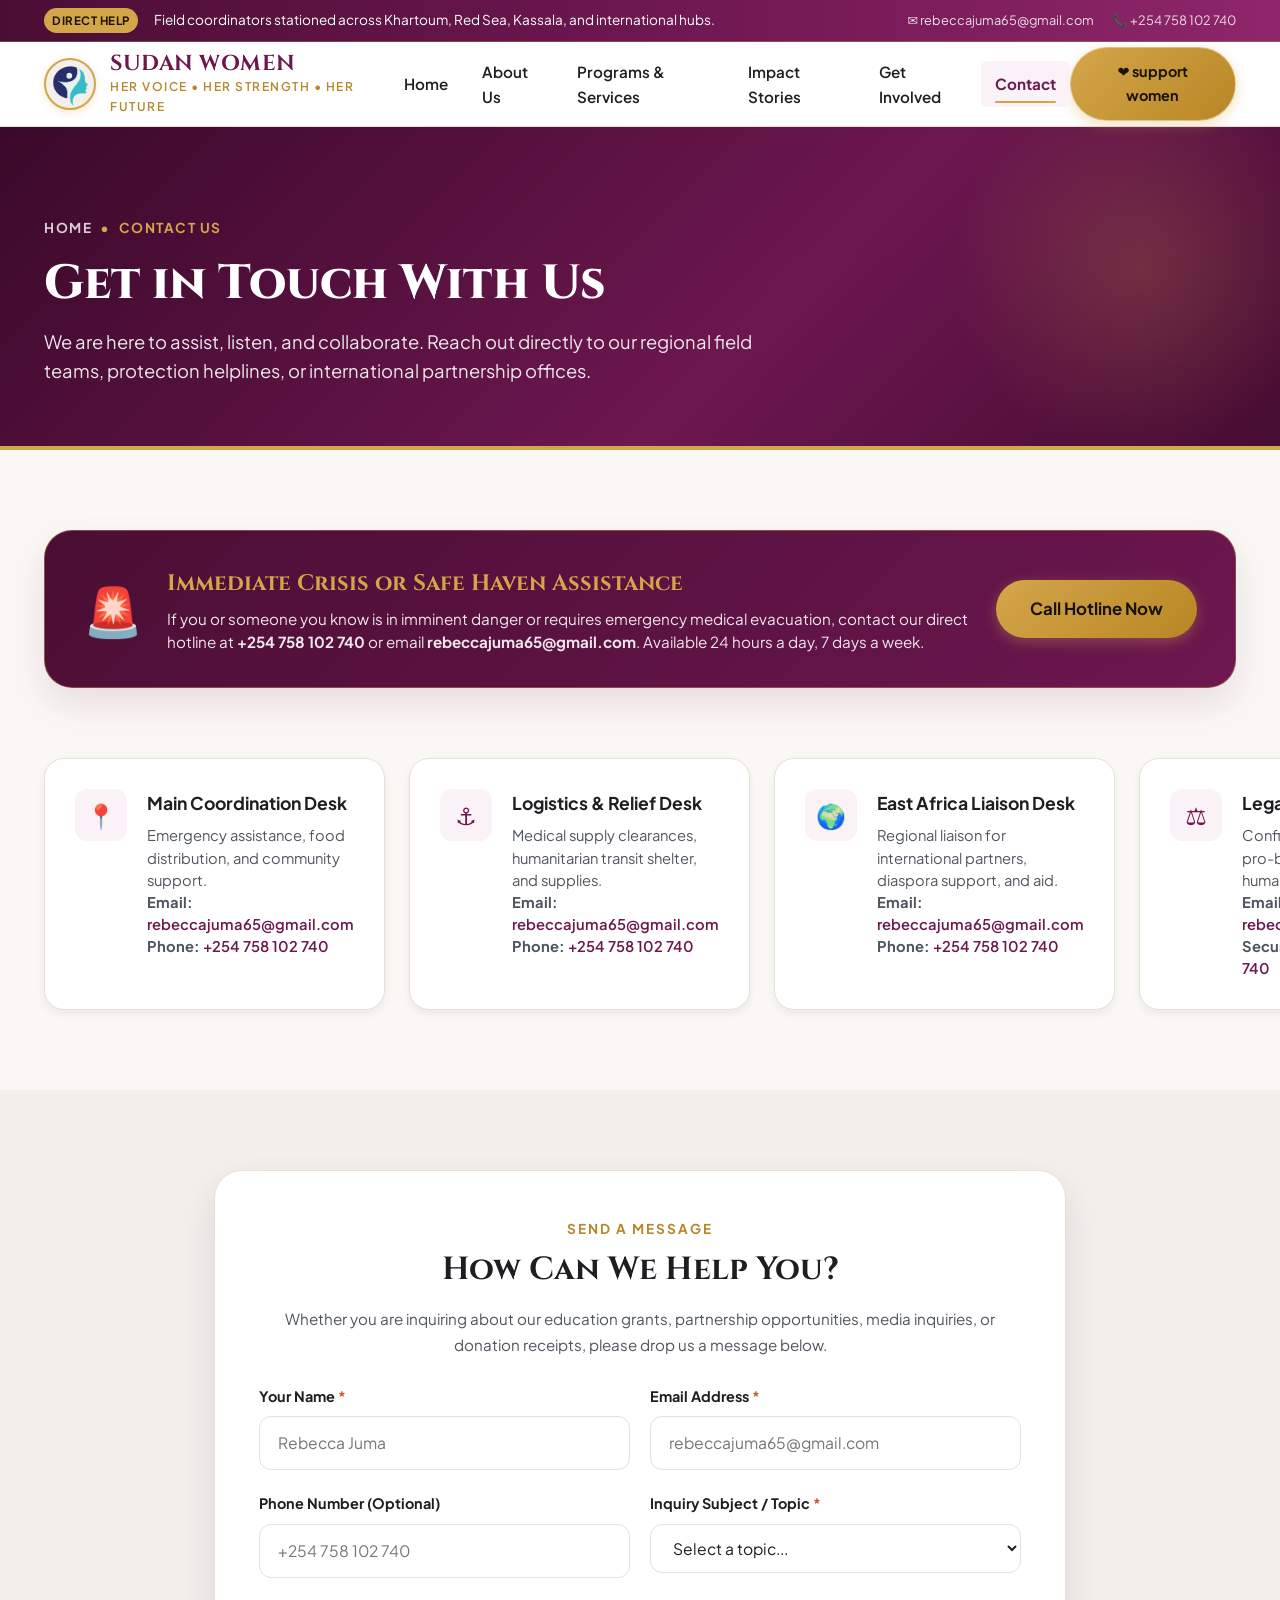
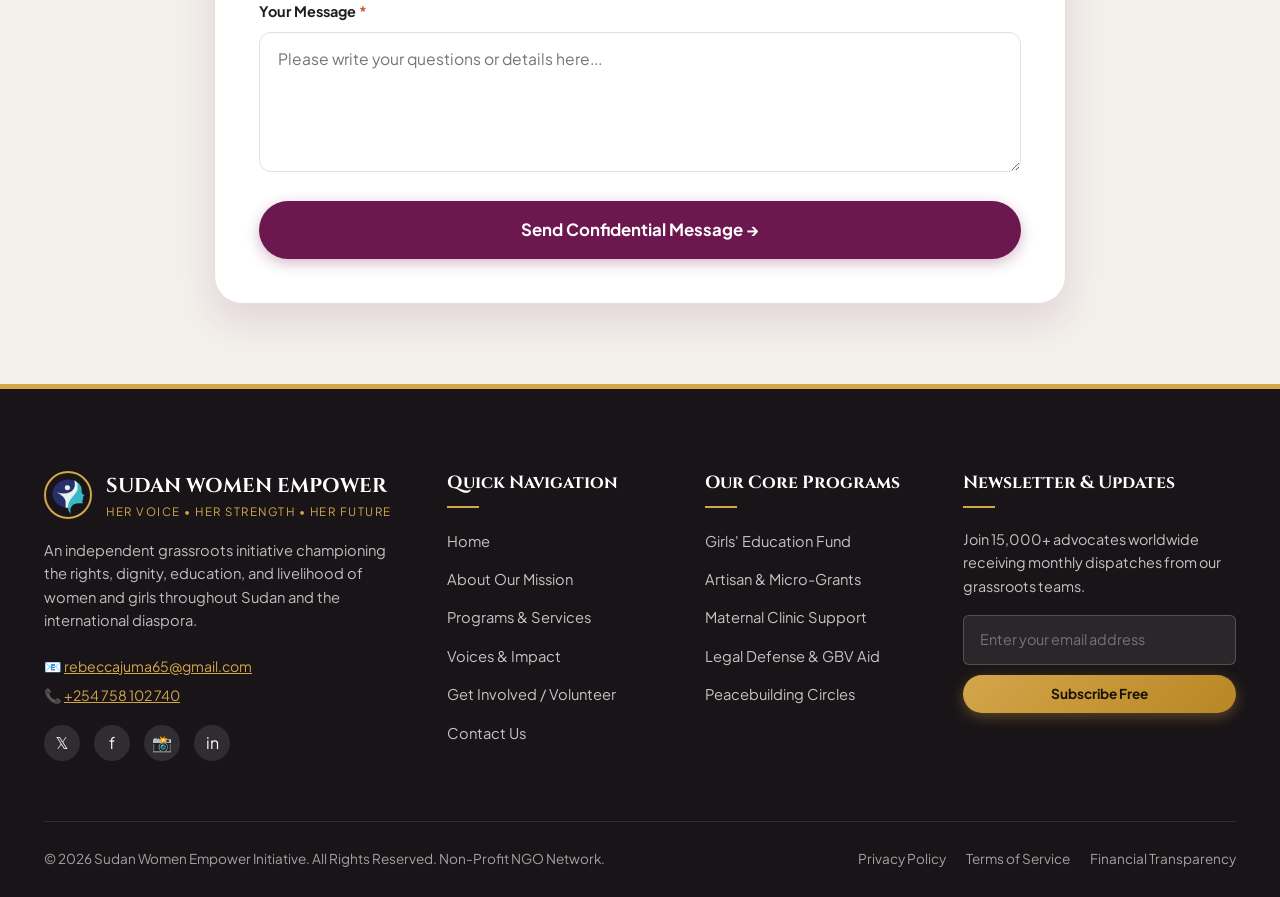
<file: pages/contact.html>
<!DOCTYPE html>
<html lang="en">
<head>
  <meta charset="UTF-8">
  <meta name="viewport" content="width=device-width, initial-scale=1.0">
  <title>Contact Us | Sudan Women Empower</title>
  <meta name="description" content="Reach the Sudan Women Empower team: regional offices in Khartoum, Port Sudan, and Nairobi, crisis hotline, and interactive inquiry form.">
  <link rel="icon" type="image/png" href="../assets/sudan-logo.png">
  <link rel="stylesheet" href="../style.css">
  <style>
    .emergency-card {
      background: linear-gradient(135deg, #4A0E34 0%, #6D174F 100%);
      color: #FFF;
      border-radius: var(--radius-xl);
      padding: 34px 38px;
      margin-bottom: 50px;
      display: flex;
      align-items: center;
      justify-content: space-between;
      gap: 24px;
      border: 1px solid rgba(212, 166, 74, 0.4);
      box-shadow: var(--shadow-lg);
    }
    .emergency-icon {
      font-size: 3rem;
      flex-shrink: 0;
    }
    .emergency-title {
      font-family: var(--font-display);
      font-size: 1.4rem;
      font-weight: 700;
      color: var(--accent-gold);
      margin-bottom: 6px;
    }
    .emergency-desc {
      font-size: 0.95rem;
      color: rgba(255, 255, 255, 0.9);
      line-height: 1.5;
    }
    @media (max-width: 768px) {
      .emergency-card {
        flex-direction: column;
        text-align: center;
      }
    }
  </style>
</head>
<body>

  <!-- ================= TOP ANNOUNCEMENT BAR ================= -->
  <div class="announcement-bar">
    <div class="container" style="display:flex; justify-content:space-between; align-items:center; width:100%;">
      <div class="announcement-text">
        <span class="badge">Direct Help</span>
        <span>Field coordinators stationed across Khartoum, Red Sea, Kassala, and international hubs.</span>
      </div>
      <div class="announcement-contact">
        <a href="mailto:rebeccajuma65@gmail.com">✉️ rebeccajuma65@gmail.com</a>
        <a href="tel:+254758102740">📞 +254 758 102 740</a>
      </div>
    </div>
  </div>

  <!-- ================= SITE HEADER ================= -->
  <header class="site-header">
    <div class="container">
      <div class="nav-wrapper">
        <a href="index.html" class="brand" aria-label="Sudan Women Empower Home">
          <div class="brand-logo-wrapper">
            <img src="../assets/sudan-logo.png" alt="Sudan Women Logo">
          </div>
          <div class="brand-text">
            <span class="brand-title">SUDAN WOMEN</span>
            <span class="brand-tagline">Her Voice &bull; Her Strength &bull; Her Future</span>
          </div>
        </a>

        <nav class="nav-menu" aria-label="Primary Navigation">
          <a href="index.html" class="nav-link">Home</a>
          <a href="about.html" class="nav-link">About Us</a>
          <a href="services.html" class="nav-link">Programs & Services</a>
          <a href="stories.html" class="nav-link">Impact Stories</a>
          <a href="join.html" class="nav-link">Get Involved</a>
          <a href="contact.html" class="nav-link active">Contact</a>
        </nav>

        <div class="nav-actions">
          <button class="btn-donate" data-open-modal="donationModal">
            <span>❤️ support women</span>
          </button>
        </div>

        <button class="mobile-toggle" aria-label="Toggle navigation menu" aria-expanded="false">
          <span></span>
          <span></span>
          <span></span>
        </button>
      </div>
    </div>
  </header>

  <!-- ================= PAGE BANNER ================= -->
  <section class="page-banner">
    <div class="container">
      <div class="banner-breadcrumb">
        <a href="index.html">Home</a> &bull; <span>Contact Us</span>
      </div>
      <h1 class="banner-title">Get in Touch With Us</h1>
      <p class="banner-desc">
        We are here to assist, listen, and collaborate. Reach out directly to our regional field teams, protection helplines, or international partnership offices.
      </p>
    </div>
  </section>

  <!-- ================= EMERGENCY BANNER CALLOUT ================= -->
  <section class="section" style="padding-bottom: 20px;">
    <div class="container">
      <div class="emergency-card">
        <div class="emergency-icon">🚨</div>
        <div>
          <h3 class="emergency-title">Immediate Crisis or Safe Haven Assistance</h3>
          <p class="emergency-desc">
            If you or someone you know is in imminent danger or requires emergency medical evacuation, contact our direct hotline at <strong>+254 758 102 740</strong> or email <strong>rebeccajuma65@gmail.com</strong>. Available 24 hours a day, 7 days a week.
          </p>
        </div>
        <a href="tel:+254758102740" class="btn btn-gold btn-lg" style="flex-shrink:0;">
          Call Hotline Now
        </a>
      </div>
    </div>
  </section>

  <!-- ================= REGIONAL CONTACT CARDS ================= -->
  <section class="section" style="padding-top: 0;">
    <div class="container">
      <div class="grid-4">
        <!-- Hub 1 -->
        <div class="contact-info-card">
          <div class="contact-icon">📍</div>
          <div>
            <h4 class="contact-card-title">Main Coordination Desk</h4>
            <p class="contact-card-text">
              Emergency assistance, food distribution, and community support.<br>
              <strong>Email:</strong> <a href="mailto:rebeccajuma65@gmail.com" style="color:var(--primary); font-weight:600;">rebeccajuma65@gmail.com</a><br>
              <strong>Phone:</strong> <a href="tel:+254758102740" style="color:var(--primary); font-weight:600;">+254 758 102 740</a>
            </p>
          </div>
        </div>

        <!-- Hub 2 -->
        <div class="contact-info-card">
          <div class="contact-icon">⚓</div>
          <div>
            <h4 class="contact-card-title">Logistics &amp; Relief Desk</h4>
            <p class="contact-card-text">
              Medical supply clearances, humanitarian transit shelter, and supplies.<br>
              <strong>Email:</strong> <a href="mailto:rebeccajuma65@gmail.com" style="color:var(--primary); font-weight:600;">rebeccajuma65@gmail.com</a><br>
              <strong>Phone:</strong> <a href="tel:+254758102740" style="color:var(--primary); font-weight:600;">+254 758 102 740</a>
            </p>
          </div>
        </div>

        <!-- Hub 3 -->
        <div class="contact-info-card">
          <div class="contact-icon">🌍</div>
          <div>
            <h4 class="contact-card-title">East Africa Liaison Desk</h4>
            <p class="contact-card-text">
              Regional liaison for international partners, diaspora support, and aid.<br>
              <strong>Email:</strong> <a href="mailto:rebeccajuma65@gmail.com" style="color:var(--primary); font-weight:600;">rebeccajuma65@gmail.com</a><br>
              <strong>Phone:</strong> <a href="tel:+254758102740" style="color:var(--primary); font-weight:600;">+254 758 102 740</a>
            </p>
          </div>
        </div>

        <!-- Hub 4 -->
        <div class="contact-info-card">
          <div class="contact-icon">⚖️</div>
          <div>
            <h4 class="contact-card-title">Legal &amp; Advocacy Desk</h4>
            <p class="contact-card-text">
              Confidential GBV counsel, pro-bono defense, and human rights treaty alerts.<br>
              <strong>Email:</strong> <a href="mailto:rebeccajuma65@gmail.com" style="color:var(--primary); font-weight:600;">rebeccajuma65@gmail.com</a><br>
              <strong>Secure Line:</strong> <a href="tel:+254758102740" style="color:var(--primary); font-weight:600;">+254 758 102 740</a>
            </p>
          </div>
        </div>
      </div>
    </div>
  </section>

  <!-- ================= INTERACTIVE CONTACT FORM ================= -->
  <section class="section section-bg-alt">
    <div class="container container-narrow">
      <div class="form-card">
        <div class="section-header" style="margin-bottom: 28px;">
          <span class="section-subtitle">Send a Message</span>
          <h2 class="section-title" style="font-size: 2rem;">How Can We Help You?</h2>
          <p class="section-description" style="font-size: 0.95rem;">
            Whether you are inquiring about our education grants, partnership opportunities, media inquiries, or donation receipts, please drop us a message below.
          </p>
        </div>

        <form data-handle="true" data-success="Thank you for your message! Our team will review your inquiry and respond within 24 to 48 hours.">
          <div class="form-row">
            <div class="form-group">
              <label class="form-label">Your Name <span class="required">*</span></label>
              <input type="text" class="form-control" placeholder="Rebecca Juma" required>
            </div>
            <div class="form-group">
              <label class="form-label">Email Address <span class="required">*</span></label>
              <input type="email" class="form-control" placeholder="rebeccajuma65@gmail.com" required>
            </div>
          </div>

          <div class="form-row">
            <div class="form-group">
              <label class="form-label">Phone Number (Optional)</label>
              <input type="tel" class="form-control" placeholder="+254 758 102 740">
            </div>
            <div class="form-group">
              <label class="form-label">Inquiry Subject / Topic <span class="required">*</span></label>
              <select class="form-control" required>
                <option value="">Select a topic...</option>
                <option value="programs">Programs &amp; Field Assistance</option>
                <option value="partnership">Institutional &amp; NGO Partnership</option>
                <option value="donations">Donations &amp; Sponsorship Inquiries</option>
                <option value="media">Press, Media &amp; Speaking Requests</option>
                <option value="volunteering">Volunteering &amp; Careers</option>
                <option value="other">General Feedback</option>
              </select>
            </div>
          </div>

          <div class="form-group">
            <label class="form-label">Your Message <span class="required">*</span></label>
            <textarea class="form-control" placeholder="Please write your questions or details here..." style="min-height: 140px;" required></textarea>
          </div>

          <button type="submit" class="btn btn-primary btn-lg" style="width: 100%;">
            Send Confidential Message &rarr;
          </button>
        </form>
      </div>
    </div>
  </section>

  <!-- ================= SITE FOOTER ================= -->
  <footer class="site-footer">
    <div class="container">
      <div class="footer-top">
        <div class="footer-brand">
          <div class="footer-logo">
            <img src="../assets/sudan-logo.png" alt="Sudan Women Logo" class="footer-logo-img">
            <div>
              <div class="footer-brand-title">SUDAN WOMEN EMPOWER</div>
              <div class="footer-brand-tagline">Her Voice &bull; Her Strength &bull; Her Future</div>
            </div>
          </div>
          <p class="footer-bio">
            An independent grassroots initiative championing the rights, dignity, education, and livelihood of women and girls throughout Sudan and the international diaspora.
          </p>
          <div style="margin-bottom: 18px; font-size: 0.88rem; display: flex; flex-direction: column; gap: 6px;">
            <span>📧 <a href="mailto:rebeccajuma65@gmail.com" style="color: var(--accent-gold); text-decoration: underline;">rebeccajuma65@gmail.com</a></span>
            <span>📞 <a href="tel:+254758102740" style="color: var(--accent-gold); text-decoration: underline;">+254 758 102 740</a></span>
          </div>
          <div class="footer-socials">
            <a href="https://twitter.com" target="_blank" rel="noopener" class="social-icon" aria-label="Twitter">𝕏</a>
            <a href="https://facebook.com" target="_blank" rel="noopener" class="social-icon" aria-label="Facebook">f</a>
            <a href="https://instagram.com" target="_blank" rel="noopener" class="social-icon" aria-label="Instagram">📸</a>
            <a href="https://linkedin.com" target="_blank" rel="noopener" class="social-icon" aria-label="LinkedIn">in</a>
          </div>
        </div>

        <div>
          <h3 class="footer-heading">Quick Navigation</h3>
          <ul class="footer-links">
            <li><a href="index.html">Home</a></li>
            <li><a href="about.html">About Our Mission</a></li>
            <li><a href="services.html">Programs &amp; Services</a></li>
            <li><a href="stories.html">Voices &amp; Impact</a></li>
            <li><a href="join.html">Get Involved / Volunteer</a></li>
            <li><a href="contact.html">Contact Us</a></li>
          </ul>
        </div>

        <div>
          <h3 class="footer-heading">Our Core Programs</h3>
          <ul class="footer-links">
            <li><a href="services.html#education">Girls' Education Fund</a></li>
            <li><a href="services.html#economic">Artisan &amp; Micro-Grants</a></li>
            <li><a href="services.html#healthcare">Maternal Clinic Support</a></li>
            <li><a href="services.html#justice">Legal Defense &amp; GBV Aid</a></li>
            <li><a href="services.html#peace">Peacebuilding Circles</a></li>
          </ul>
        </div>

        <div>
          <h3 class="footer-heading">Newsletter &amp; Updates</h3>
          <p class="footer-newsletter-text">
            Join 15,000+ advocates worldwide receiving monthly dispatches from our grassroots teams.
          </p>
          <form class="newsletter-form">
            <input type="email" class="newsletter-input" placeholder="Enter your email address" required>
            <button type="submit" class="btn btn-gold btn-sm">Subscribe Free</button>
          </form>
        </div>
      </div>

      <div class="footer-bottom">
        <div>
          &copy; 2026 Sudan Women Empower Initiative. All Rights Reserved. Non-Profit NGO Network.
        </div>
        <div style="display:flex; gap: 20px;">
          <a href="contact.html">Privacy Policy</a>
          <a href="contact.html">Terms of Service</a>
          <a href="contact.html">Financial Transparency</a>
        </div>
      </div>
    </div>
  </footer>

  <!-- ================= DONATION MODAL ================= -->
  <div class="modal-backdrop" id="donationModal" role="dialog" aria-modal="true" aria-labelledby="modalTitle">
    <div class="modal-window">
      <div class="modal-header">
        <h3 class="modal-title" id="modalTitle">Support Sudanese Women</h3>
        <button class="modal-close" aria-label="Close modal">&times;</button>
      </div>
      <div class="modal-body">
        <p style="font-size:0.92rem; color:var(--text-secondary); margin-bottom:18px;">
          Your donation directly funds emergency dignity packs, schooling scholarships, and women-led cooperative business funds.
        </p>

        <form id="donationForm">
          <div class="form-group">
            <label class="form-label">Select Contribution Frequency</label>
            <div class="donation-freq-toggle">
              <button type="button" class="freq-btn active">One-Time Gift</button>
              <button type="button" class="freq-btn">Monthly Patron</button>
            </div>
          </div>

          <div class="form-group">
            <label class="form-label">Gift Amount (USD)</label>
            <div class="donation-amounts">
              <button type="button" class="amount-btn active" data-amount="25">$25</button>
              <button type="button" class="amount-btn" data-amount="50">$50</button>
              <button type="button" class="amount-btn" data-amount="100">$100</button>
              <button type="button" class="amount-btn" data-amount="250">$250</button>
            </div>
            <div class="custom-amount-wrapper">
              <span class="custom-currency">$</span>
              <input type="number" class="custom-amount-input" value="25" min="5" placeholder="Custom amount">
            </div>
          </div>

          <div class="form-group">
            <label class="form-label">Direct My Support To:</label>
            <select class="form-control">
              <option value="where-needed-most">Where Needed Most (Emergency Response)</option>
              <option value="girls-education">Girls' Schooling &amp; Scholarship Fund</option>
              <option value="micro-grants">Women's Entrepreneurship &amp; Micro-Grants</option>
              <option value="maternal-health">Maternal Healthcare &amp; Trauma Recovery</option>
            </select>
          </div>

          <div class="form-group">
            <label class="form-label">Full Name <span class="required">*</span></label>
            <input type="text" class="form-control" placeholder="Rebecca Juma" required>
          </div>

          <div class="form-group">
            <label class="form-label">Email Address <span class="required">*</span></label>
            <input type="email" class="form-control" placeholder="rebeccajuma65@gmail.com" required>
          </div>

          <button type="submit" class="btn btn-gold btn-lg" style="width:100%; margin-top:8px;">
            Complete Secure Donation &rarr;
          </button>
        </form>
      </div>
    </div>
  </div>

  <script src="../main.js"></script>
</body>
</html>
</file>
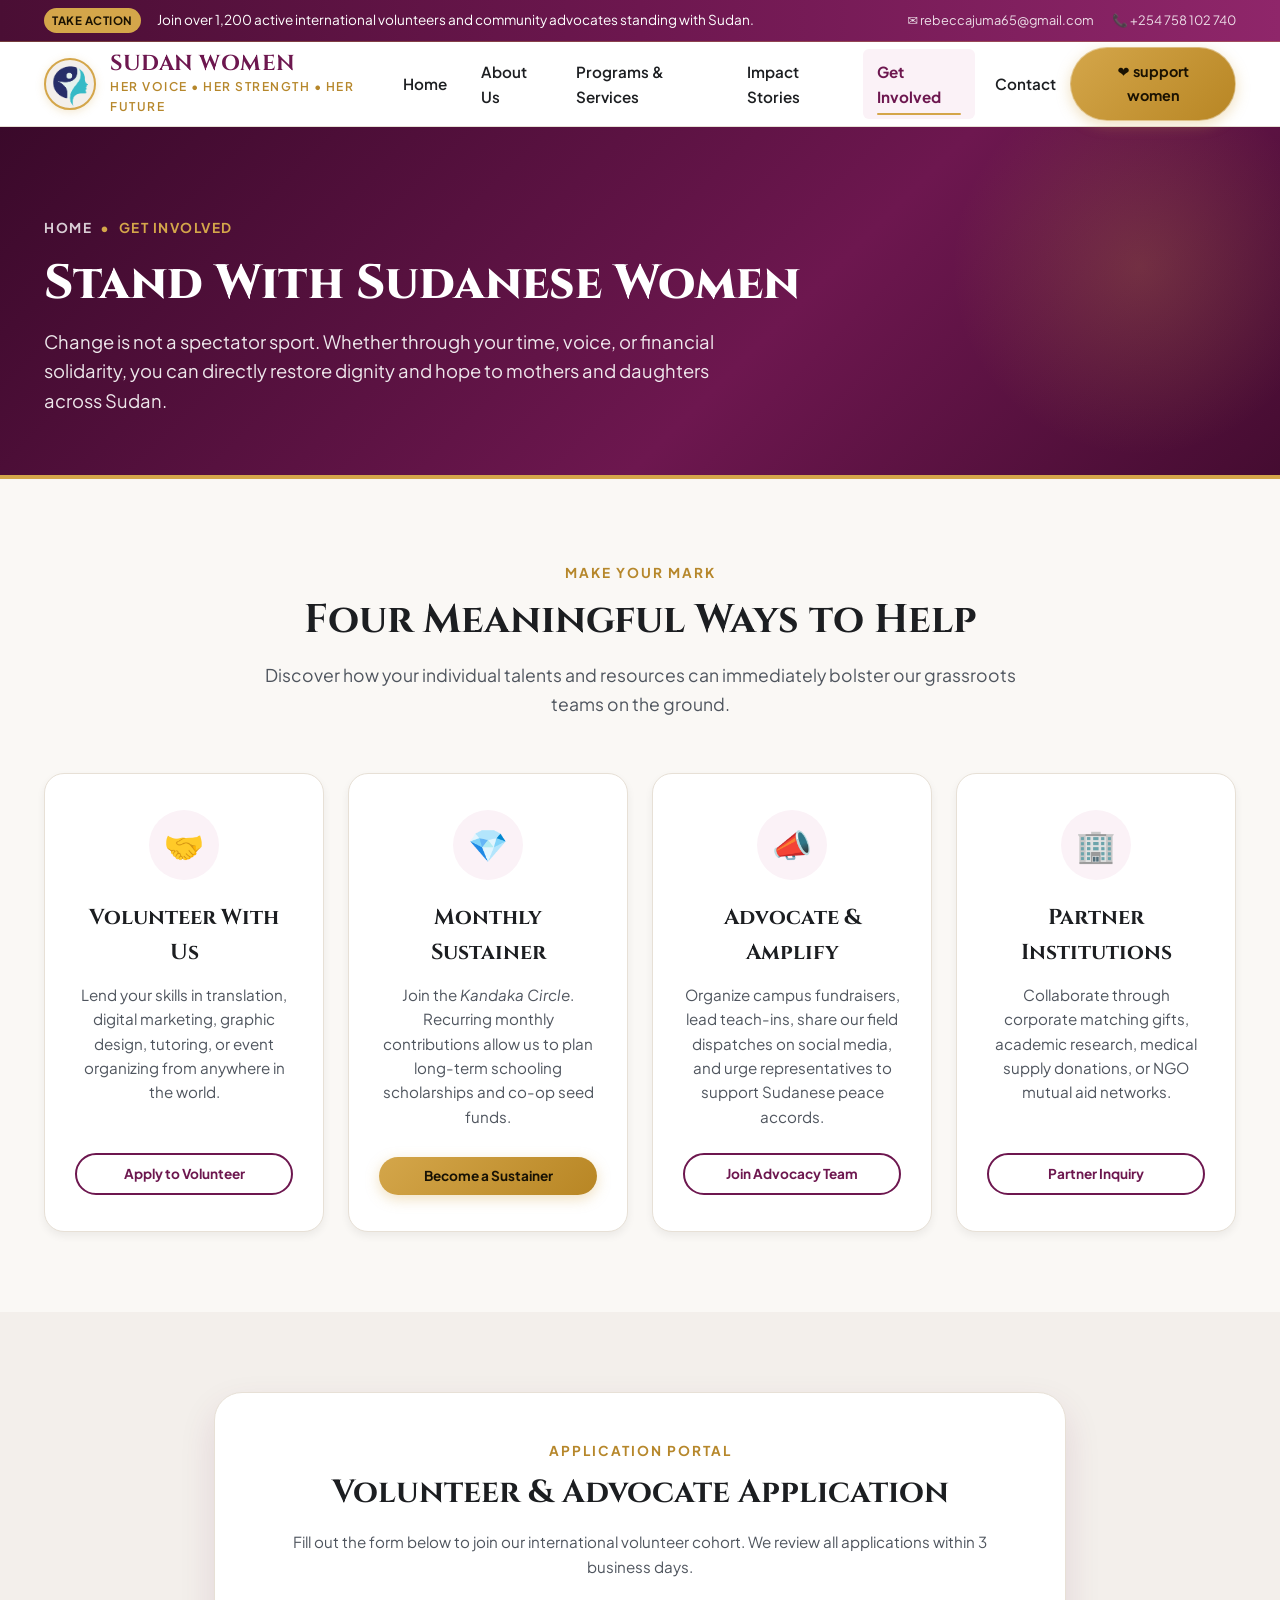
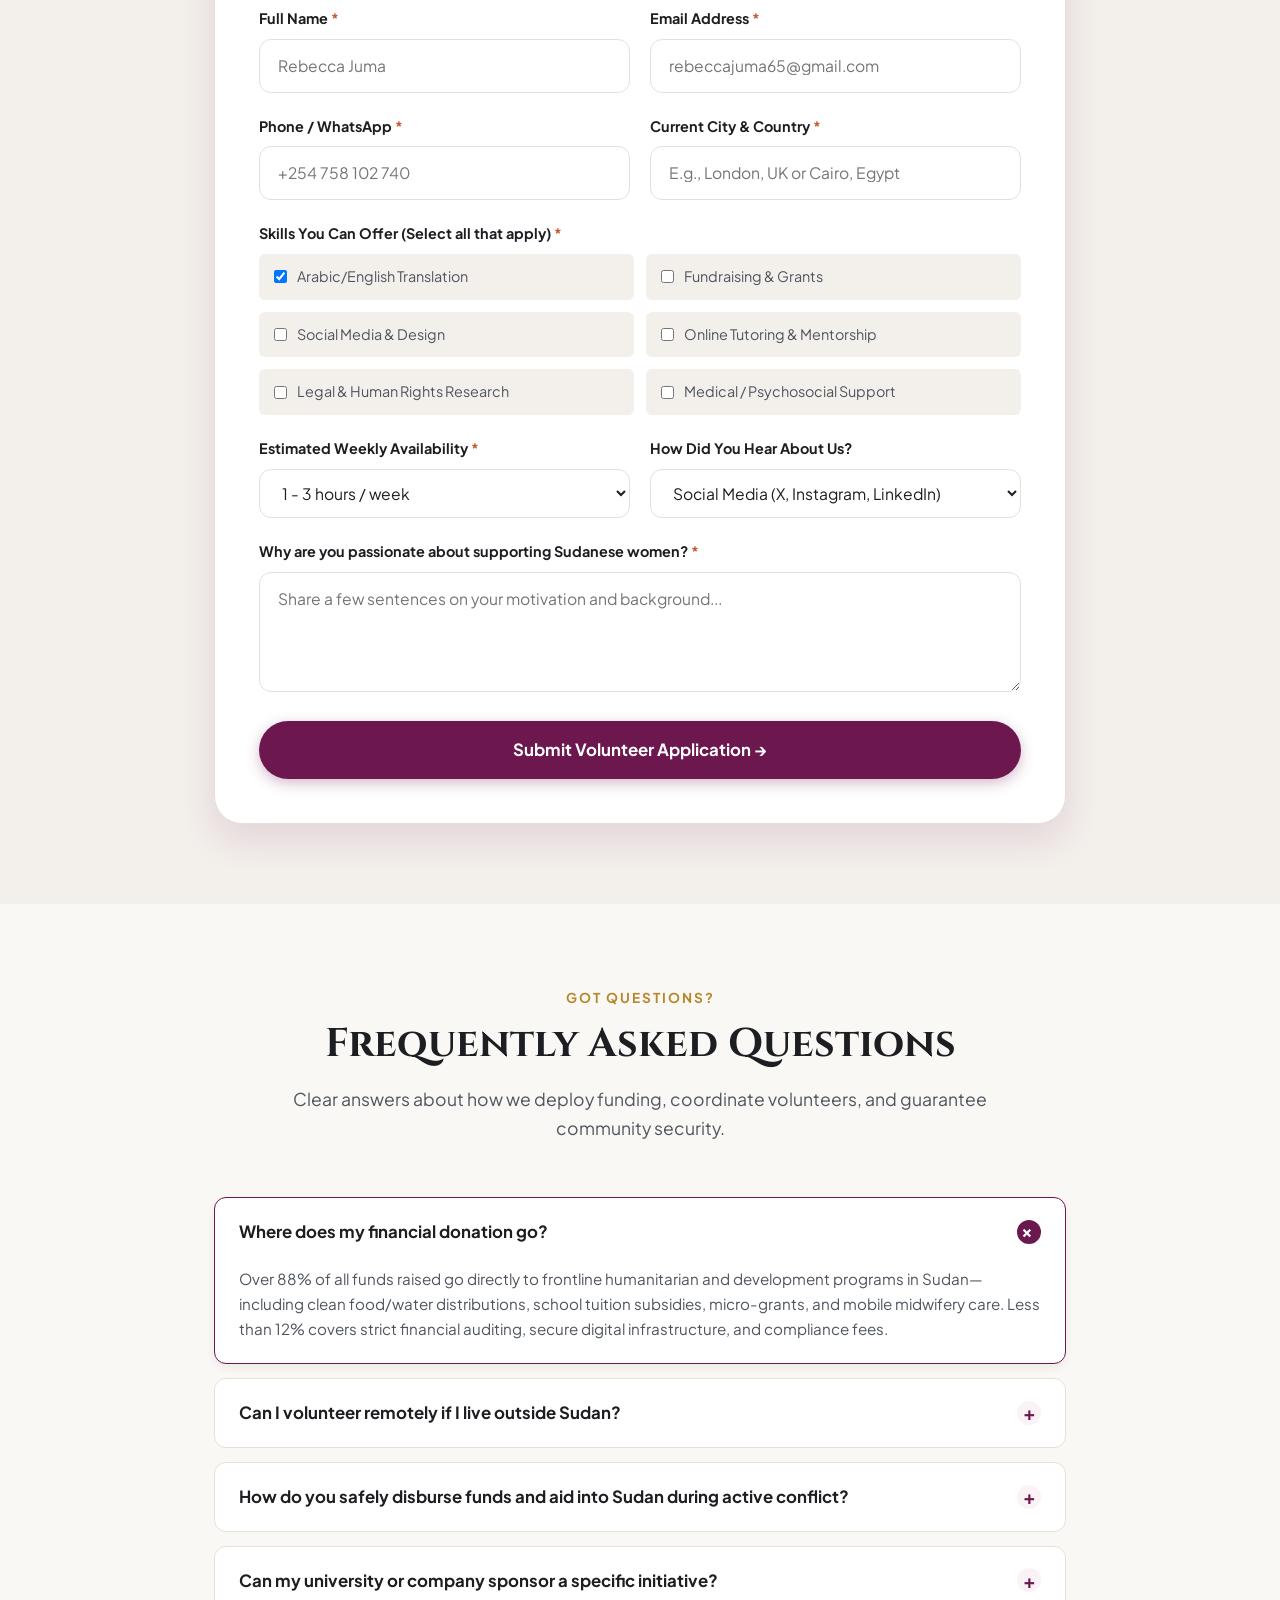
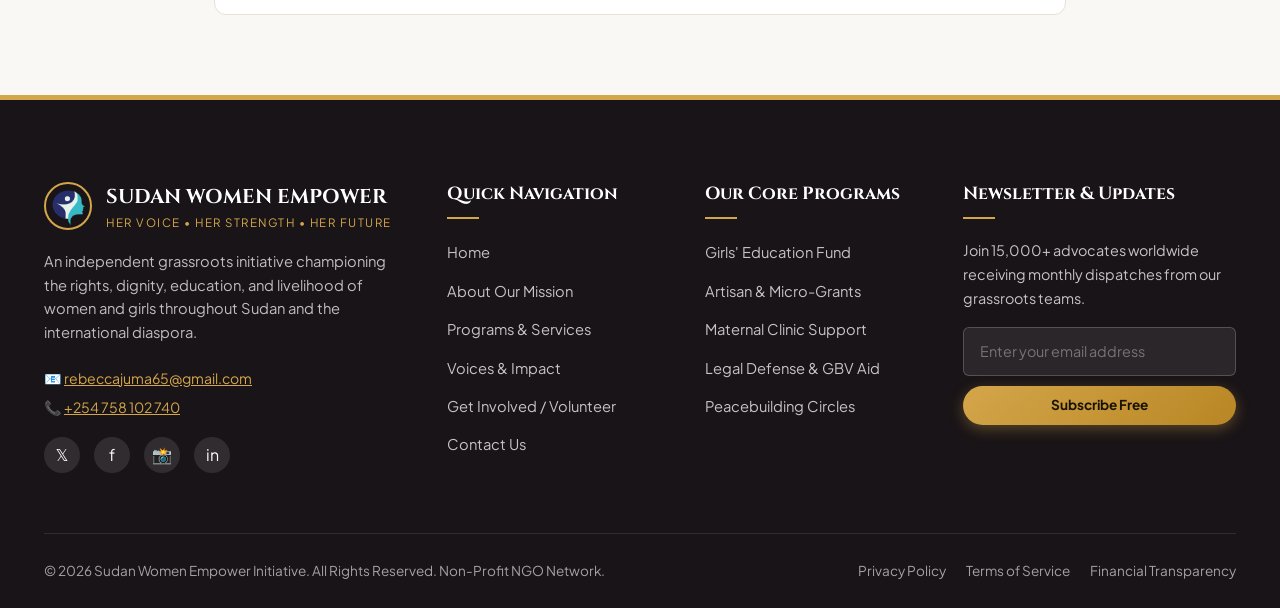
<file: pages/join.html>
<!DOCTYPE html>
<html lang="en">
<head>
  <meta charset="UTF-8">
  <meta name="viewport" content="width=device-width, initial-scale=1.0">
  <title>Get Involved &amp; Join Us | Sudan Women Empower</title>
  <meta name="description" content="Join our global movement for Sudanese women: volunteer locally or remotely, become a monthly sustainer, or partner with our grassroots teams.">
  <link rel="icon" type="image/png" href="../assets/sudan-logo.png">
  <link rel="stylesheet" href="../style.css">
  <style>
    .action-card {
      background: var(--bg-card);
      border-radius: var(--radius-lg);
      padding: 36px 30px;
      border: 1px solid var(--border-light);
      box-shadow: var(--shadow-sm);
      display: flex;
      flex-direction: column;
      transition: all var(--transition-normal);
      text-align: center;
    }
    .action-card:hover {
      transform: translateY(-6px);
      box-shadow: var(--shadow-xl);
      border-color: var(--primary);
    }
    .action-icon {
      width: 70px;
      height: 70px;
      margin: 0 auto 20px;
      border-radius: 50%;
      background: var(--primary-soft);
      color: var(--primary);
      display: flex;
      align-items: center;
      justify-content: center;
      font-size: 2rem;
    }
    .action-title {
      font-family: var(--font-display);
      font-size: 1.35rem;
      font-weight: 700;
      color: var(--text-primary);
      margin-bottom: 12px;
    }
    .action-desc {
      font-size: 0.95rem;
      color: var(--text-secondary);
      line-height: 1.6;
      margin-bottom: 24px;
      flex-grow: 1;
    }
    .checkbox-grid {
      display: grid;
      grid-template-columns: repeat(2, 1fr);
      gap: 12px;
      margin-bottom: 18px;
    }
    .checkbox-label {
      display: flex;
      align-items: center;
      gap: 10px;
      font-size: 0.9rem;
      color: var(--text-secondary);
      cursor: pointer;
      background: var(--bg-alt);
      padding: 10px 14px;
      border-radius: var(--radius-sm);
      border: 1px solid transparent;
      transition: all var(--transition-fast);
    }
    .checkbox-label:hover {
      border-color: var(--border-light);
      background: #FFF;
    }
  </style>
</head>
<body>

  <!-- ================= TOP ANNOUNCEMENT BAR ================= -->
  <div class="announcement-bar">
    <div class="container" style="display:flex; justify-content:space-between; align-items:center; width:100%;">
      <div class="announcement-text">
        <span class="badge">Take Action</span>
        <span>Join over 1,200 active international volunteers and community advocates standing with Sudan.</span>
      </div>
      <div class="announcement-contact">
        <a href="mailto:rebeccajuma65@gmail.com">✉️ rebeccajuma65@gmail.com</a>
        <a href="tel:+254758102740">📞 +254 758 102 740</a>
      </div>
    </div>
  </div>

  <!-- ================= SITE HEADER ================= -->
  <header class="site-header">
    <div class="container">
      <div class="nav-wrapper">
        <a href="index.html" class="brand" aria-label="Sudan Women Empower Home">
          <div class="brand-logo-wrapper">
            <img src="../assets/sudan-logo.png" alt="Sudan Women Logo">
          </div>
          <div class="brand-text">
            <span class="brand-title">SUDAN WOMEN</span>
            <span class="brand-tagline">Her Voice &bull; Her Strength &bull; Her Future</span>
          </div>
        </a>

        <nav class="nav-menu" aria-label="Primary Navigation">
          <a href="index.html" class="nav-link">Home</a>
          <a href="about.html" class="nav-link">About Us</a>
          <a href="services.html" class="nav-link">Programs & Services</a>
          <a href="stories.html" class="nav-link">Impact Stories</a>
          <a href="join.html" class="nav-link active">Get Involved</a>
          <a href="contact.html" class="nav-link">Contact</a>
        </nav>

        <div class="nav-actions">
          <button class="btn-donate" data-open-modal="donationModal">
            <span>❤️ support women</span>
          </button>
        </div>

        <button class="mobile-toggle" aria-label="Toggle navigation menu" aria-expanded="false">
          <span></span>
          <span></span>
          <span></span>
        </button>
      </div>
    </div>
  </header>

  <!-- ================= PAGE BANNER ================= -->
  <section class="page-banner">
    <div class="container">
      <div class="banner-breadcrumb">
        <a href="index.html">Home</a> &bull; <span>Get Involved</span>
      </div>
      <h1 class="banner-title">Stand With Sudanese Women</h1>
      <p class="banner-desc">
        Change is not a spectator sport. Whether through your time, voice, or financial solidarity, you can directly restore dignity and hope to mothers and daughters across Sudan.
      </p>
    </div>
  </section>

  <!-- ================= WAYS TO TAKE ACTION ================= -->
  <section class="section">
    <div class="container">
      <div class="section-header">
        <span class="section-subtitle">Make Your Mark</span>
        <h2 class="section-title">Four Meaningful Ways to Help</h2>
        <p class="section-description">
          Discover how your individual talents and resources can immediately bolster our grassroots teams on the ground.
        </p>
      </div>

      <div class="grid-4">
        <!-- Card 1 -->
        <div class="action-card">
          <div class="action-icon">🤝</div>
          <h3 class="action-title">Volunteer With Us</h3>
          <p class="action-desc">
            Lend your skills in translation, digital marketing, graphic design, tutoring, or event organizing from anywhere in the world.
          </p>
          <a href="#volunteer-form" class="btn btn-secondary btn-sm">Apply to Volunteer</a>
        </div>

        <!-- Card 2 -->
        <div class="action-card">
          <div class="action-icon">💎</div>
          <h3 class="action-title">Monthly Sustainer</h3>
          <p class="action-desc">
            Join the <em>Kandaka Circle</em>. Recurring monthly contributions allow us to plan long-term schooling scholarships and co-op seed funds.
          </p>
          <button class="btn btn-gold btn-sm" data-open-modal="donationModal">Become a Sustainer</button>
        </div>

        <!-- Card 3 -->
        <div class="action-card">
          <div class="action-icon">📣</div>
          <h3 class="action-title">Advocate &amp; Amplify</h3>
          <p class="action-desc">
            Organize campus fundraisers, lead teach-ins, share our field dispatches on social media, and urge representatives to support Sudanese peace accords.
          </p>
          <a href="#volunteer-form" class="btn btn-secondary btn-sm">Join Advocacy Team</a>
        </div>

        <!-- Card 4 -->
        <div class="action-card">
          <div class="action-icon">🏢</div>
          <h3 class="action-title">Partner Institutions</h3>
          <p class="action-desc">
            Collaborate through corporate matching gifts, academic research, medical supply donations, or NGO mutual aid networks.
          </p>
          <a href="contact.html" class="btn btn-secondary btn-sm">Partner Inquiry</a>
        </div>
      </div>
    </div>
  </section>

  <!-- ================= VOLUNTEER APPLICATION FORM ================= -->
  <section class="section section-bg-alt" id="volunteer-form">
    <div class="container container-narrow">
      <div class="form-card">
        <div class="section-header" style="margin-bottom: 28px;">
          <span class="section-subtitle">Application Portal</span>
          <h2 class="section-title" style="font-size: 2rem;">Volunteer &amp; Advocate Application</h2>
          <p class="section-description" style="font-size: 0.95rem;">
            Fill out the form below to join our international volunteer cohort. We review all applications within 3 business days.
          </p>
        </div>

        <form data-handle="true" data-success="Thank you for applying! Our volunteer coordinator will reach out to schedule an orientation call.">
          <div class="form-row">
            <div class="form-group">
              <label class="form-label">Full Name <span class="required">*</span></label>
              <input type="text" class="form-control" placeholder="Rebecca Juma" required>
            </div>
            <div class="form-group">
              <label class="form-label">Email Address <span class="required">*</span></label>
              <input type="email" class="form-control" placeholder="rebeccajuma65@gmail.com" required>
            </div>
          </div>

          <div class="form-row">
            <div class="form-group">
              <label class="form-label">Phone / WhatsApp <span class="required">*</span></label>
              <input type="tel" class="form-control" placeholder="+254 758 102 740" required>
            </div>
            <div class="form-group">
              <label class="form-label">Current City &amp; Country <span class="required">*</span></label>
              <input type="text" class="form-control" placeholder="E.g., London, UK or Cairo, Egypt" required>
            </div>
          </div>

          <div class="form-group">
            <label class="form-label">Skills You Can Offer (Select all that apply) <span class="required">*</span></label>
            <div class="checkbox-grid">
              <label class="checkbox-label">
                <input type="checkbox" name="skills" value="arabic-translation" checked>
                <span>Arabic/English Translation</span>
              </label>
              <label class="checkbox-label">
                <input type="checkbox" name="skills" value="fundraising">
                <span>Fundraising &amp; Grants</span>
              </label>
              <label class="checkbox-label">
                <input type="checkbox" name="skills" value="social-media">
                <span>Social Media &amp; Design</span>
              </label>
              <label class="checkbox-label">
                <input type="checkbox" name="skills" value="teaching">
                <span>Online Tutoring &amp; Mentorship</span>
              </label>
              <label class="checkbox-label">
                <input type="checkbox" name="skills" value="legal-research">
                <span>Legal &amp; Human Rights Research</span>
              </label>
              <label class="checkbox-label">
                <input type="checkbox" name="skills" value="healthcare">
                <span>Medical / Psychosocial Support</span>
              </label>
            </div>
          </div>

          <div class="form-row">
            <div class="form-group">
              <label class="form-label">Estimated Weekly Availability <span class="required">*</span></label>
              <select class="form-control" required>
                <option value="1-3">1 - 3 hours / week</option>
                <option value="4-7">4 - 7 hours / week</option>
                <option value="8-15">8 - 15 hours / week</option>
                <option value="15+">15+ hours / week (Intensive)</option>
              </select>
            </div>
            <div class="form-group">
              <label class="form-label">How Did You Hear About Us?</label>
              <select class="form-control">
                <option value="social">Social Media (X, Instagram, LinkedIn)</option>
                <option value="word">Friend or Colleague</option>
                <option value="news">News / Humanitarian Article</option>
                <option value="search">Online Search</option>
              </select>
            </div>
          </div>

          <div class="form-group">
            <label class="form-label">Why are you passionate about supporting Sudanese women? <span class="required">*</span></label>
            <textarea class="form-control" placeholder="Share a few sentences on your motivation and background..." required></textarea>
          </div>

          <button type="submit" class="btn btn-primary btn-lg" style="width:100%;">
            Submit Volunteer Application &rarr;
          </button>
        </form>
      </div>
    </div>
  </section>

  <!-- ================= FREQUENTLY ASKED QUESTIONS ================= -->
  <section class="section">
    <div class="container container-narrow">
      <div class="section-header">
        <span class="section-subtitle">Got Questions?</span>
        <h2 class="section-title">Frequently Asked Questions</h2>
        <p class="section-description">
          Clear answers about how we deploy funding, coordinate volunteers, and guarantee community security.
        </p>
      </div>

      <div class="accordion">
        <div class="accordion-item open">
          <button class="accordion-header">
            <span>Where does my financial donation go?</span>
            <div class="accordion-icon">+</div>
          </button>
          <div class="accordion-content">
            <p>
              Over 88% of all funds raised go directly to frontline humanitarian and development programs in Sudan—including clean food/water distributions, school tuition subsidies, micro-grants, and mobile midwifery care. Less than 12% covers strict financial auditing, secure digital infrastructure, and compliance fees.
            </p>
          </div>
        </div>

        <div class="accordion-item">
          <button class="accordion-header">
            <span>Can I volunteer remotely if I live outside Sudan?</span>
            <div class="accordion-icon">+</div>
          </button>
          <div class="accordion-content">
            <p>
              Yes! More than 65% of our volunteer team operates remotely from cities across Egypt, the UK, the United States, UAE, and Kenya. Remote volunteers assist with English/Arabic document translations, grant writing, web maintenance, and remote digital tutoring for displaced students.
            </p>
          </div>
        </div>

        <div class="accordion-item">
          <button class="accordion-header">
            <span>How do you safely disburse funds and aid into Sudan during active conflict?</span>
            <div class="accordion-icon">+</div>
          </button>
          <div class="accordion-content">
            <p>
              We operate via verified local mutual aid emergency rooms (ERRs) and trusted women-led community co-operatives with direct on-the-ground access. We utilize secure peer-to-peer banking channels and direct physical commodity procurement in stable regional hubs (such as Port Sudan and Kassala) to bypass banking paralysis.
            </p>
          </div>
        </div>

        <div class="accordion-item">
          <button class="accordion-header">
            <span>Can my university or company sponsor a specific initiative?</span>
            <div class="accordion-icon">+</div>
          </button>
          <div class="accordion-content">
            <p>
              Absolutely. We offer dedicated institutional sponsorship packages for full classrooms, mobile maternal health vans, or designated women's artisanal co-operatives. Reach out through our contact page to connect with our partnerships liaison.
            </p>
          </div>
        </div>
      </div>
    </div>
  </section>

  <!-- ================= SITE FOOTER ================= -->
  <footer class="site-footer">
    <div class="container">
      <div class="footer-top">
        <div class="footer-brand">
          <div class="footer-logo">
            <img src="../assets/sudan-logo.png" alt="Sudan Women Logo" class="footer-logo-img">
            <div>
              <div class="footer-brand-title">SUDAN WOMEN EMPOWER</div>
              <div class="footer-brand-tagline">Her Voice &bull; Her Strength &bull; Her Future</div>
            </div>
          </div>
          <p class="footer-bio">
            An independent grassroots initiative championing the rights, dignity, education, and livelihood of women and girls throughout Sudan and the international diaspora.
          </p>
          <div style="margin-bottom: 18px; font-size: 0.88rem; display: flex; flex-direction: column; gap: 6px;">
            <span>📧 <a href="mailto:rebeccajuma65@gmail.com" style="color: var(--accent-gold); text-decoration: underline;">rebeccajuma65@gmail.com</a></span>
            <span>📞 <a href="tel:+254758102740" style="color: var(--accent-gold); text-decoration: underline;">+254 758 102 740</a></span>
          </div>
          <div class="footer-socials">
            <a href="https://twitter.com" target="_blank" rel="noopener" class="social-icon" aria-label="Twitter">𝕏</a>
            <a href="https://facebook.com" target="_blank" rel="noopener" class="social-icon" aria-label="Facebook">f</a>
            <a href="https://instagram.com" target="_blank" rel="noopener" class="social-icon" aria-label="Instagram">📸</a>
            <a href="https://linkedin.com" target="_blank" rel="noopener" class="social-icon" aria-label="LinkedIn">in</a>
          </div>
        </div>

        <div>
          <h3 class="footer-heading">Quick Navigation</h3>
          <ul class="footer-links">
            <li><a href="index.html">Home</a></li>
            <li><a href="about.html">About Our Mission</a></li>
            <li><a href="services.html">Programs &amp; Services</a></li>
            <li><a href="stories.html">Voices &amp; Impact</a></li>
            <li><a href="join.html">Get Involved / Volunteer</a></li>
            <li><a href="contact.html">Contact Us</a></li>
          </ul>
        </div>

        <div>
          <h3 class="footer-heading">Our Core Programs</h3>
          <ul class="footer-links">
            <li><a href="services.html#education">Girls' Education Fund</a></li>
            <li><a href="services.html#economic">Artisan &amp; Micro-Grants</a></li>
            <li><a href="services.html#healthcare">Maternal Clinic Support</a></li>
            <li><a href="services.html#justice">Legal Defense &amp; GBV Aid</a></li>
            <li><a href="services.html#peace">Peacebuilding Circles</a></li>
          </ul>
        </div>

        <div>
          <h3 class="footer-heading">Newsletter &amp; Updates</h3>
          <p class="footer-newsletter-text">
            Join 15,000+ advocates worldwide receiving monthly dispatches from our grassroots teams.
          </p>
          <form class="newsletter-form">
            <input type="email" class="newsletter-input" placeholder="Enter your email address" required>
            <button type="submit" class="btn btn-gold btn-sm">Subscribe Free</button>
          </form>
        </div>
      </div>

      <div class="footer-bottom">
        <div>
          &copy; 2026 Sudan Women Empower Initiative. All Rights Reserved. Non-Profit NGO Network.
        </div>
        <div style="display:flex; gap: 20px;">
          <a href="contact.html">Privacy Policy</a>
          <a href="contact.html">Terms of Service</a>
          <a href="contact.html">Financial Transparency</a>
        </div>
      </div>
    </div>
  </footer>

  <!-- ================= DONATION MODAL ================= -->
  <div class="modal-backdrop" id="donationModal" role="dialog" aria-modal="true" aria-labelledby="modalTitle">
    <div class="modal-window">
      <div class="modal-header">
        <h3 class="modal-title" id="modalTitle">Support Sudanese Women</h3>
        <button class="modal-close" aria-label="Close modal">&times;</button>
      </div>
      <div class="modal-body">
        <p style="font-size:0.92rem; color:var(--text-secondary); margin-bottom:18px;">
          Your donation directly funds emergency dignity packs, schooling scholarships, and women-led cooperative business funds.
        </p>

        <form id="donationForm">
          <div class="form-group">
            <label class="form-label">Select Contribution Frequency</label>
            <div class="donation-freq-toggle">
              <button type="button" class="freq-btn active">One-Time Gift</button>
              <button type="button" class="freq-btn">Monthly Patron</button>
            </div>
          </div>

          <div class="form-group">
            <label class="form-label">Gift Amount (USD)</label>
            <div class="donation-amounts">
              <button type="button" class="amount-btn active" data-amount="25">$25</button>
              <button type="button" class="amount-btn" data-amount="50">$50</button>
              <button type="button" class="amount-btn" data-amount="100">$100</button>
              <button type="button" class="amount-btn" data-amount="250">$250</button>
            </div>
            <div class="custom-amount-wrapper">
              <span class="custom-currency">$</span>
              <input type="number" class="custom-amount-input" value="25" min="5" placeholder="Custom amount">
            </div>
          </div>

          <div class="form-group">
            <label class="form-label">Direct My Support To:</label>
            <select class="form-control">
              <option value="where-needed-most">Where Needed Most (Emergency Response)</option>
              <option value="girls-education">Girls' Schooling &amp; Scholarship Fund</option>
              <option value="micro-grants">Women's Entrepreneurship &amp; Micro-Grants</option>
              <option value="maternal-health">Maternal Healthcare &amp; Trauma Recovery</option>
            </select>
          </div>

          <div class="form-group">
            <label class="form-label">Full Name <span class="required">*</span></label>
            <input type="text" class="form-control" placeholder="Rebecca Juma" required>
          </div>

          <div class="form-group">
            <label class="form-label">Email Address <span class="required">*</span></label>
            <input type="email" class="form-control" placeholder="rebeccajuma65@gmail.com" required>
          </div>

          <button type="submit" class="btn btn-gold btn-lg" style="width:100%; margin-top:8px;">
            Complete Secure Donation &rarr;
          </button>
        </form>
      </div>
    </div>
  </div>

  <script src="../main.js"></script>
</body>
</html>
</file>
<file: style.css>
/* ==========================================================================
   SUDAN WOMEN EMPOWER - MAIN STYLESHEET
   Theme: Dignity, Strength, Heritage, and Modern Non-Profit Design
   ========================================================================== */

@import url('https://fonts.googleapis.com/css2?family=Cinzel:wght@500;600;700;800&family=Plus+Jakarta+Sans:wght@300;400;500;600;700;800&family=Playfair+Display:ital,wght@0,500;0,700;1,400;1,600&display=swap');

:root {
  /* Color Palette */
  --primary: #6D174F;           /* Deep Regal Plum / Sudanese Crimson */
  --primary-dark: #450c31;      /* Deep Plum Shadow */
  --primary-light: #8f266a;     /* Vibrant Plum */
  --primary-soft: #fbf2f7;      /* Subtle plum tint for cards/badges */
  
  --accent-gold: #D4A64A;       /* Warm Saharan Gold */
  --accent-gold-dark: #b6872b;  /* Dark Gold */
  --accent-gold-light: #fef7e7; /* Subtle Gold Tint */
  
  --accent-emerald: #1F6F50;    /* Sudan Peace Emerald */
  --accent-emerald-soft: #eaf5f0;
  
  --accent-terracotta: #C85A32; /* Warm Clay / Earth */
  --accent-coral: #E07A5F;
  
  --text-primary: #1C1E21;
  --text-secondary: #4F555E;
  --text-muted: #7A828E;
  --text-light: #FFFFFF;
  
  --bg-page: #FAF8F5;          /* Warm Ivory / Linen */
  --bg-card: #FFFFFF;
  --bg-alt: #F3EFEB;           /* Soft Sand */
  --bg-dark: #191417;          /* Rich Charcoal Black */
  
  --border-light: #E7E0D6;
  --border-focus: #6D174F;
  
  /* Typography */
  --font-serif: 'Playfair Display', Georgia, serif;
  --font-display: 'Cinzel', 'Playfair Display', serif;
  --font-sans: 'Plus Jakarta Sans', system-ui, -apple-system, BlinkMacSystemFont, "Segoe UI", Roboto, sans-serif;
  
  /* Shadows */
  --shadow-xs: 0 1px 3px rgba(0, 0, 0, 0.05);
  --shadow-sm: 0 4px 8px rgba(0, 0, 0, 0.06);
  --shadow-md: 0 8px 24px rgba(109, 23, 79, 0.08);
  --shadow-lg: 0 16px 36px rgba(109, 23, 79, 0.12);
  --shadow-xl: 0 24px 50px rgba(0, 0, 0, 0.16);
  
  /* Radii */
  --radius-sm: 6px;
  --radius-md: 12px;
  --radius-lg: 20px;
  --radius-xl: 28px;
  --radius-full: 9999px;
  
  /* Transitions */
  --transition-fast: 0.2s ease;
  --transition-normal: 0.3s cubic-bezier(0.16, 1, 0.3, 1);
  --transition-slow: 0.5s cubic-bezier(0.16, 1, 0.3, 1);
}

/* Base Reset & Defaults */
*, *::before, *::after {
  box-sizing: border-box;
  margin: 0;
  padding: 0;
}

html {
  scroll-behavior: smooth;
  font-size: 16px;
}

body {
  font-family: var(--font-sans);
  color: var(--text-primary);
  background-color: var(--bg-page);
  line-height: 1.65;
  -webkit-font-smoothing: antialiased;
  -moz-osx-font-smoothing: grayscale;
  overflow-x: hidden;
}

img {
  max-width: 100%;
  height: auto;
  display: block;
}

a {
  color: inherit;
  text-decoration: none;
  transition: color var(--transition-fast);
}

button, input, select, textarea {
  font: inherit;
}

ul, ol {
  list-style: none;
}

.container {
  width: 100%;
  max-width: 1240px;
  margin-left: auto;
  margin-right: auto;
  padding-left: 24px;
  padding-right: 24px;
}

.container-narrow {
  max-width: 900px;
}

/* ==========================================================================
   TOP ANNOUNCEMENT BAR
   ========================================================================== */
.announcement-bar {
  background: linear-gradient(90deg, #4A0E34 0%, #6D174F 50%, #8F266A 100%);
  color: #FFF;
  font-size: 0.85rem;
  padding: 8px 16px;
  display: flex;
  justify-content: space-between;
  align-items: center;
  position: relative;
  z-index: 1001;
  border-bottom: 1px solid rgba(212, 166, 74, 0.3);
}

.announcement-bar .badge {
  background: var(--accent-gold);
  color: #1A1202;
  font-weight: 700;
  font-size: 0.72rem;
  padding: 3px 8px;
  border-radius: var(--radius-full);
  text-transform: uppercase;
  letter-spacing: 0.5px;
  margin-right: 10px;
}

.announcement-text {
  display: flex;
  align-items: center;
  flex-wrap: wrap;
  gap: 6px;
}

.announcement-link {
  color: var(--accent-gold);
  font-weight: 600;
  text-decoration: underline;
  text-underline-offset: 3px;
  margin-left: 6px;
}

.announcement-link:hover {
  color: #FFF;
}

.announcement-contact {
  display: flex;
  align-items: center;
  gap: 18px;
  font-size: 0.8rem;
  color: rgba(255, 255, 255, 0.85);
}

.announcement-contact a:hover {
  color: var(--accent-gold);
}

/* ==========================================================================
   MAIN NAVIGATION
   ========================================================================== */
.site-header {
  position: sticky;
  top: 0;
  background-color: rgba(255, 255, 255, 0.95);
  backdrop-filter: blur(12px);
  -webkit-backdrop-filter: blur(12px);
  border-bottom: 1px solid var(--border-light);
  z-index: 1000;
  transition: all var(--transition-normal);
}

.site-header.scrolled {
  box-shadow: var(--shadow-md);
  background-color: rgba(255, 255, 255, 0.98);
}

.nav-wrapper {
  display: flex;
  align-items: center;
  justify-content: space-between;
  height: 84px;
}

/* Brand */
.brand {
  display: flex;
  align-items: center;
  gap: 14px;
}

.brand-logo-wrapper {
  width: 52px;
  height: 52px;
  border-radius: 50%;
  overflow: hidden;
  background: var(--bg-alt);
  display: flex;
  align-items: center;
  justify-content: center;
  border: 2px solid var(--accent-gold);
  box-shadow: 0 2px 8px rgba(212, 166, 74, 0.25);
  flex-shrink: 0;
}

.brand-logo-wrapper img {
  width: 100%;
  height: 100%;
  object-fit: cover;
}

.brand-text {
  display: flex;
  flex-direction: column;
}

.brand-title {
  font-family: var(--font-display);
  font-size: 1.35rem;
  font-weight: 700;
  color: var(--primary);
  letter-spacing: 0.5px;
  line-height: 1.2;
}

.brand-tagline {
  font-size: 0.75rem;
  font-weight: 600;
  text-transform: uppercase;
  color: var(--accent-gold-dark);
  letter-spacing: 1.5px;
}

/* Navigation Links */
.nav-menu {
  display: flex;
  align-items: center;
  gap: 6px;
}

.nav-link {
  font-size: 0.95rem;
  font-weight: 600;
  color: var(--text-primary);
  padding: 10px 14px;
  border-radius: var(--radius-sm);
  transition: all var(--transition-fast);
  position: relative;
}

.nav-link:hover {
  color: var(--primary);
  background-color: var(--primary-soft);
}

.nav-link.active {
  color: var(--primary);
  background-color: var(--primary-soft);
  font-weight: 700;
}

.nav-link.active::after {
  content: '';
  position: absolute;
  bottom: 4px;
  left: 14px;
  right: 14px;
  height: 2px;
  background-color: var(--accent-gold);
  border-radius: 2px;
}

/* Nav Actions */
.nav-actions {
  display: flex;
  align-items: center;
  gap: 14px;
}

.btn-donate {
  background: linear-gradient(135deg, var(--accent-gold) 0%, #b88624 100%);
  color: #1a1202;
  font-weight: 700;
  font-size: 0.9rem;
  padding: 12px 24px;
  border-radius: var(--radius-full);
  border: 1px solid rgba(255, 255, 255, 0.4);
  box-shadow: 0 4px 14px rgba(212, 166, 74, 0.35);
  cursor: pointer;
  display: inline-flex;
  align-items: center;
  gap: 8px;
  transition: all var(--transition-fast);
}

.btn-donate:hover {
  transform: translateY(-2px);
  box-shadow: 0 6px 18px rgba(212, 166, 74, 0.5);
  background: linear-gradient(135deg, #e5b95c 0%, #c4922f 100%);
  color: #000;
}

/* Mobile Toggle */
.mobile-toggle {
  display: none;
  background: none;
  border: none;
  cursor: pointer;
  padding: 8px;
  flex-direction: column;
  gap: 5px;
  z-index: 1010;
}

.mobile-toggle span {
  display: block;
  width: 26px;
  height: 3px;
  background-color: var(--primary);
  border-radius: 3px;
  transition: all var(--transition-normal);
}

.mobile-toggle.open span:nth-child(1) {
  transform: translateY(8px) rotate(45deg);
}

.mobile-toggle.open span:nth-child(2) {
  opacity: 0;
}

.mobile-toggle.open span:nth-child(3) {
  transform: translateY(-8px) rotate(-45deg);
}

/* ==========================================================================
   HERO SECTIONS
   ========================================================================== */
.hero {
  position: relative;
  min-height: 620px;
  display: flex;
  align-items: center;
  color: #FFF;
  overflow: hidden;
  background-color: #1c0a16;
}

.hero-bg {
  position: absolute;
  top: 0;
  left: 0;
  width: 100%;
  height: 100%;
  object-fit: cover;
  object-position: center 30%;
  z-index: 1;
}

.hero-overlay {
  position: absolute;
  top: 0;
  left: 0;
  width: 100%;
  height: 100%;
  background: linear-gradient(
    115deg,
    rgba(35, 6, 26, 0.88) 0%,
    rgba(109, 23, 79, 0.75) 45%,
    rgba(20, 10, 17, 0.85) 100%
  );
  z-index: 2;
}

.hero .container {
  position: relative;
  z-index: 3;
  padding-top: 60px;
  padding-bottom: 70px;
}

.hero-content {
  max-width: 760px;
}

.hero-pill {
  display: inline-flex;
  align-items: center;
  gap: 8px;
  padding: 6px 16px;
  background: rgba(255, 255, 255, 0.12);
  border: 1px solid rgba(212, 166, 74, 0.5);
  border-radius: var(--radius-full);
  font-size: 0.85rem;
  font-weight: 600;
  color: var(--accent-gold);
  letter-spacing: 1px;
  text-transform: uppercase;
  margin-bottom: 20px;
  backdrop-filter: blur(4px);
}

.hero-title {
  font-family: var(--font-display);
  font-size: 3.5rem;
  font-weight: 800;
  line-height: 1.15;
  color: #FFF;
  margin-bottom: 20px;
  text-shadow: 0 3px 12px rgba(0, 0, 0, 0.4);
}

.hero-title span {
  color: var(--accent-gold);
  font-family: var(--font-serif);
  font-style: italic;
  font-weight: 400;
}

.hero-lead {
  font-size: 1.25rem;
  line-height: 1.6;
  color: rgba(255, 255, 255, 0.9);
  margin-bottom: 34px;
  max-width: 660px;
}

.hero-buttons {
  display: flex;
  align-items: center;
  gap: 16px;
  flex-wrap: wrap;
}

/* Page Banner (For secondary pages: About, Services, etc.) */
.page-banner {
  background: linear-gradient(135deg, #3A092A 0%, #6D174F 60%, #450c31 100%);
  color: #FFF;
  padding: 90px 0 60px;
  position: relative;
  overflow: hidden;
  border-bottom: 4px solid var(--accent-gold);
}

.page-banner::before {
  content: '';
  position: absolute;
  top: -50px;
  right: -50px;
  width: 380px;
  height: 380px;
  border-radius: 50%;
  background: radial-gradient(circle, rgba(212, 166, 74, 0.2) 0%, transparent 70%);
  pointer-events: none;
}

.banner-breadcrumb {
  display: flex;
  align-items: center;
  gap: 8px;
  font-size: 0.85rem;
  text-transform: uppercase;
  letter-spacing: 1.5px;
  color: var(--accent-gold);
  margin-bottom: 16px;
  font-weight: 700;
}

.banner-breadcrumb a {
  color: rgba(255, 255, 255, 0.8);
}

.banner-breadcrumb a:hover {
  color: #FFF;
}

.banner-title {
  font-family: var(--font-display);
  font-size: 3rem;
  font-weight: 800;
  color: #FFF;
  margin-bottom: 14px;
  line-height: 1.2;
}

.banner-desc {
  font-size: 1.15rem;
  color: rgba(255, 255, 255, 0.9);
  max-width: 720px;
  line-height: 1.6;
}

/* ==========================================================================
   BUTTONS & UI CONTROLS
   ========================================================================== */
.btn {
  display: inline-flex;
  align-items: center;
  justify-content: center;
  gap: 8px;
  font-weight: 700;
  font-size: 0.95rem;
  padding: 13px 28px;
  border-radius: var(--radius-full);
  cursor: pointer;
  transition: all var(--transition-fast);
  border: none;
  text-align: center;
}

.btn-primary {
  background-color: var(--primary);
  color: #FFF;
  box-shadow: 0 4px 14px rgba(109, 23, 79, 0.3);
}

.btn-primary:hover {
  background-color: var(--primary-dark);
  color: #FFF;
  transform: translateY(-2px);
  box-shadow: 0 6px 20px rgba(109, 23, 79, 0.4);
}

.btn-secondary {
  background-color: #FFF;
  color: var(--primary);
  border: 2px solid var(--primary);
}

.btn-secondary:hover {
  background-color: var(--primary-soft);
  transform: translateY(-2px);
}

.btn-gold {
  background: linear-gradient(135deg, var(--accent-gold) 0%, #b88624 100%);
  color: #181204;
  box-shadow: 0 4px 14px rgba(212, 166, 74, 0.35);
}

.btn-gold:hover {
  transform: translateY(-2px);
  box-shadow: 0 6px 20px rgba(212, 166, 74, 0.5);
  background: linear-gradient(135deg, #e5b95c 0%, #c4922f 100%);
  color: #000;
}

.btn-outline-white {
  background: transparent;
  color: #FFF;
  border: 2px solid rgba(255, 255, 255, 0.8);
}

.btn-outline-white:hover {
  background: #FFF;
  color: var(--primary);
  border-color: #FFF;
  transform: translateY(-2px);
}

.btn-lg {
  padding: 15px 34px;
  font-size: 1.05rem;
}

.btn-sm {
  padding: 8px 18px;
  font-size: 0.85rem;
}

/* ==========================================================================
   STATISTICS & METRICS BAR
   ========================================================================== */
.stats-section {
  position: relative;
  margin-top: -50px;
  z-index: 10;
  padding-bottom: 50px;
}

.stats-grid {
  display: grid;
  grid-template-columns: repeat(4, 1fr);
  gap: 20px;
  background-color: var(--bg-card);
  padding: 36px 30px;
  border-radius: var(--radius-lg);
  box-shadow: var(--shadow-lg);
  border: 1px solid var(--border-light);
}

.stat-item {
  display: flex;
  align-items: center;
  gap: 16px;
  padding: 0 10px;
  border-right: 1px solid var(--border-light);
}

.stat-item:last-child {
  border-right: none;
}

.stat-icon {
  width: 52px;
  height: 52px;
  border-radius: var(--radius-md);
  background: var(--primary-soft);
  color: var(--primary);
  display: flex;
  align-items: center;
  justify-content: center;
  font-size: 1.6rem;
  flex-shrink: 0;
}

.stat-number {
  font-family: var(--font-display);
  font-size: 2.2rem;
  font-weight: 800;
  color: var(--primary);
  line-height: 1.1;
}

.stat-label {
  font-size: 0.88rem;
  font-weight: 600;
  color: var(--text-secondary);
  line-height: 1.3;
}

/* ==========================================================================
   SECTION COMMON STYLES
   ========================================================================== */
.section {
  padding: 80px 0;
  position: relative;
}

.section-bg-alt {
  background-color: var(--bg-alt);
}

.section-bg-primary {
  background: linear-gradient(135deg, #3A092A 0%, #6D174F 100%);
  color: #FFF;
}

.section-header {
  text-align: center;
  max-width: 760px;
  margin: 0 auto 54px;
}

.section-header.text-left {
  text-align: left;
  margin-left: 0;
}

.section-subtitle {
  font-size: 0.85rem;
  font-weight: 700;
  text-transform: uppercase;
  letter-spacing: 2px;
  color: var(--accent-gold-dark);
  margin-bottom: 10px;
  display: inline-block;
}

.section-bg-primary .section-subtitle {
  color: var(--accent-gold);
}

.section-title {
  font-family: var(--font-display);
  font-size: 2.5rem;
  font-weight: 700;
  line-height: 1.25;
  color: var(--text-primary);
  margin-bottom: 16px;
}

.section-bg-primary .section-title {
  color: #FFF;
}

.section-description {
  font-size: 1.1rem;
  color: var(--text-secondary);
  line-height: 1.65;
}

.section-bg-primary .section-description {
  color: rgba(255, 255, 255, 0.88);
}

/* ==========================================================================
   CARDS & GRIDS
   ========================================================================== */
.grid-3 {
  display: grid;
  grid-template-columns: repeat(3, 1fr);
  gap: 28px;
}

.grid-2 {
  display: grid;
  grid-template-columns: repeat(2, 1fr);
  gap: 36px;
}

.grid-4 {
  display: grid;
  grid-template-columns: repeat(4, 1fr);
  gap: 24px;
}

/* Feature / Pillar Card */
.pillar-card {
  background-color: var(--bg-card);
  border-radius: var(--radius-lg);
  padding: 36px 28px;
  border: 1px solid var(--border-light);
  box-shadow: var(--shadow-sm);
  transition: all var(--transition-normal);
  display: flex;
  flex-direction: column;
  position: relative;
  overflow: hidden;
}

.pillar-card::before {
  content: '';
  position: absolute;
  top: 0;
  left: 0;
  width: 100%;
  height: 4px;
  background: linear-gradient(90deg, var(--primary) 0%, var(--accent-gold) 100%);
  opacity: 0;
  transition: opacity var(--transition-fast);
}

.pillar-card:hover {
  transform: translateY(-6px);
  box-shadow: var(--shadow-lg);
  border-color: rgba(109, 23, 79, 0.2);
}

.pillar-card:hover::before {
  opacity: 1;
}

.pillar-icon-box {
  width: 60px;
  height: 60px;
  border-radius: var(--radius-md);
  background: var(--primary-soft);
  color: var(--primary);
  display: flex;
  align-items: center;
  justify-content: center;
  font-size: 1.8rem;
  margin-bottom: 22px;
}

.pillar-title {
  font-family: var(--font-display);
  font-size: 1.35rem;
  font-weight: 700;
  color: var(--text-primary);
  margin-bottom: 12px;
}

.pillar-text {
  font-size: 0.98rem;
  color: var(--text-secondary);
  line-height: 1.6;
  margin-bottom: 20px;
  flex-grow: 1;
}

.pillar-link {
  font-size: 0.9rem;
  font-weight: 700;
  color: var(--primary);
  display: inline-flex;
  align-items: center;
  gap: 6px;
}

.pillar-link:hover {
  color: var(--accent-gold-dark);
  gap: 10px;
}

/* Program Card with Image */
.program-card {
  background: var(--bg-card);
  border-radius: var(--radius-lg);
  overflow: hidden;
  box-shadow: var(--shadow-sm);
  border: 1px solid var(--border-light);
  transition: all var(--transition-normal);
  display: flex;
  flex-direction: column;
}

.program-card:hover {
  transform: translateY(-6px);
  box-shadow: var(--shadow-xl);
}

.program-thumb-wrapper {
  position: relative;
  height: 230px;
  overflow: hidden;
}

.program-thumb {
  width: 100%;
  height: 100%;
  object-fit: cover;
  transition: transform var(--transition-slow);
}

.program-card:hover .program-thumb {
  transform: scale(1.06);
}

.program-badge {
  position: absolute;
  top: 14px;
  left: 14px;
  background: rgba(109, 23, 79, 0.92);
  color: #FFF;
  padding: 5px 12px;
  border-radius: var(--radius-full);
  font-size: 0.75rem;
  font-weight: 700;
  letter-spacing: 0.5px;
  text-transform: uppercase;
  backdrop-filter: blur(4px);
  border: 1px solid rgba(212, 166, 74, 0.4);
}

.program-body {
  padding: 26px;
  display: flex;
  flex-direction: column;
  flex-grow: 1;
}

.program-title {
  font-family: var(--font-display);
  font-size: 1.3rem;
  font-weight: 700;
  color: var(--text-primary);
  margin-bottom: 12px;
  line-height: 1.3;
}

.program-desc {
  font-size: 0.95rem;
  color: var(--text-secondary);
  line-height: 1.6;
  margin-bottom: 20px;
  flex-grow: 1;
}

.program-impact {
  background: var(--bg-alt);
  padding: 12px 16px;
  border-radius: var(--radius-sm);
  margin-bottom: 20px;
  font-size: 0.88rem;
  font-weight: 600;
  color: var(--primary);
  display: flex;
  align-items: center;
  gap: 8px;
}

/* ==========================================================================
   FEATURED SPOTLIGHT / STORY SECTION
   ========================================================================== */
.spotlight-card {
  display: grid;
  grid-template-columns: 1.1fr 1fr;
  background: var(--bg-card);
  border-radius: var(--radius-xl);
  overflow: hidden;
  box-shadow: var(--shadow-lg);
  border: 1px solid var(--border-light);
}

.spotlight-media {
  position: relative;
  min-height: 440px;
}

.spotlight-img {
  width: 80%;
  height: 98%;
  object-fit: cover;
  margin-left: 20px;
  margin-top: 8px;
  border-radius: 50px;
}

.spotlight-content {
  padding: 50px 45px;
  display: flex;
  flex-direction: column;
  justify-content: center;
}

.spotlight-tag {
  color: var(--accent-gold-dark);
  font-weight: 700;
  font-size: 0.85rem;
  letter-spacing: 1.5px;
  text-transform: uppercase;
  margin-bottom: 12px;
}

.spotlight-quote {
  font-family: var(--font-serif);
  font-size: 1.45rem;
  font-style: italic;
  color: var(--primary);
  line-height: 1.5;
  margin-bottom: 22px;
  position: relative;
}

.spotlight-author {
  font-weight: 700;
  font-size: 1.05rem;
  color: var(--text-primary);
  margin-bottom: 4px;
}

.spotlight-role {
  font-size: 0.9rem;
  color: var(--text-muted);
  margin-bottom: 24px;
}

/* ==========================================================================
   INTERACTIVE DONATION / SUPPORT WIDGET
   ========================================================================== */
.donation-widget {
  background: #FFF;
  border-radius: var(--radius-xl);
  padding: 40px;
  box-shadow: var(--shadow-xl);
  border: 1px solid var(--border-light);
  max-width: 600px;
  margin: 0 auto;
}

.donation-freq-toggle {
  display: flex;
  background: var(--bg-alt);
  border-radius: var(--radius-full);
  padding: 4px;
  margin-bottom: 24px;
}

.freq-btn {
  flex: 1;
  padding: 10px;
  text-align: center;
  font-weight: 700;
  font-size: 0.9rem;
  border-radius: var(--radius-full);
  cursor: pointer;
  border: none;
  background: transparent;
  color: var(--text-secondary);
  transition: all var(--transition-fast);
}

.freq-btn.active {
  background: var(--primary);
  color: #FFF;
  box-shadow: var(--shadow-sm);
}

.donation-amounts {
  display: grid;
  grid-template-columns: repeat(4, 1fr);
  gap: 12px;
  margin-bottom: 20px;
}

.amount-btn {
  padding: 14px 10px;
  border: 2px solid var(--border-light);
  border-radius: var(--radius-md);
  background: #FFF;
  font-weight: 800;
  font-size: 1.15rem;
  color: var(--text-primary);
  cursor: pointer;
  text-align: center;
  transition: all var(--transition-fast);
}

.amount-btn:hover {
  border-color: var(--primary);
  color: var(--primary);
}

.amount-btn.active {
  border-color: var(--accent-gold);
  background: var(--accent-gold-light);
  color: var(--primary-dark);
}

.custom-amount-wrapper {
  position: relative;
  margin-bottom: 24px;
}

.custom-currency {
  position: absolute;
  left: 16px;
  top: 50%;
  transform: translateY(-50%);
  font-weight: 700;
  font-size: 1.1rem;
  color: var(--text-secondary);
}

.custom-amount-input {
  width: 100%;
  padding: 14px 16px 14px 34px;
  border: 2px solid var(--border-light);
  border-radius: var(--radius-md);
  font-size: 1.05rem;
  font-weight: 600;
  transition: border-color var(--transition-fast);
}

.custom-amount-input:focus {
  outline: none;
  border-color: var(--primary);
}

.impact-preview {
  background: var(--primary-soft);
  border-left: 4px solid var(--primary);
  padding: 14px 18px;
  border-radius: 0 var(--radius-md) var(--radius-md) 0;
  font-size: 0.92rem;
  color: var(--primary-dark);
  margin-bottom: 24px;
}

/* ==========================================================================
   IMAGE SHOWCASE & GALLERY
   ========================================================================== */
.gallery-grid {
  display: grid;
  grid-template-columns: repeat(3, 1fr);
  gap: 18px;
}

.gallery-item {
  position: relative;
  height: 280px;
  border-radius: var(--radius-lg);
  overflow: hidden;
  box-shadow: var(--shadow-sm);
  cursor: pointer;
}

.gallery-item img {
  width: 100%;
  height: 100%;
  object-fit: cover;
  transition: transform var(--transition-slow);
}

.gallery-item:hover img {
  transform: scale(1.08);
}

.gallery-overlay {
  position: absolute;
  bottom: 0;
  left: 0;
  width: 100%;
  padding: 24px 20px 18px;
  background: linear-gradient(to top, rgba(0, 0, 0, 0.85) 0%, transparent 100%);
  color: #FFF;
  opacity: 0;
  transition: opacity var(--transition-normal);
  display: flex;
  flex-direction: column;
  justify-content: flex-end;
}

.gallery-item:hover .gallery-overlay {
  opacity: 1;
}

.gallery-title {
  font-weight: 700;
  font-size: 1.05rem;
  margin-bottom: 4px;
}

.gallery-caption {
  font-size: 0.85rem;
  color: rgba(255, 255, 255, 0.85);
}

/* ==========================================================================
   FORMS & INPUTS
   ========================================================================== */
.form-card {
  background: var(--bg-card);
  padding: 44px;
  border-radius: var(--radius-xl);
  box-shadow: var(--shadow-lg);
  border: 1px solid var(--border-light);
}

.form-group {
  margin-bottom: 22px;
}

.form-label {
  display: block;
  font-weight: 700;
  font-size: 0.9rem;
  color: var(--text-primary);
  margin-bottom: 8px;
}

.form-label .required {
  color: var(--accent-terracotta);
}

.form-control {
  width: 100%;
  padding: 13px 18px;
  border: 1.5px solid var(--border-light);
  border-radius: var(--radius-md);
  background-color: #FFF;
  color: var(--text-primary);
  font-size: 0.98rem;
  transition: border-color var(--transition-fast), box-shadow var(--transition-fast);
}

.form-control:focus {
  outline: none;
  border-color: var(--primary);
  box-shadow: 0 0 0 3px rgba(109, 23, 79, 0.12);
}

textarea.form-control {
  resize: vertical;
  min-height: 120px;
}

.form-row {
  display: grid;
  grid-template-columns: repeat(2, 1fr);
  gap: 20px;
}

/* ==========================================================================
   TEAM MEMBERS / LEADERSHIP
   ========================================================================== */
.team-card {
  background: var(--bg-card);
  border-radius: var(--radius-lg);
  overflow: hidden;
  box-shadow: var(--shadow-sm);
  border: 1px solid var(--border-light);
  text-align: center;
  transition: transform var(--transition-normal);
}

.team-card:hover {
  transform: translateY(-6px);
  box-shadow: var(--shadow-md);
}

.team-img-wrap {
  height: 280px;
  overflow: hidden;
  position: relative;
}

.team-img {
  width: 100%;
  height: 100%;
  object-fit: cover;
}

.team-info {
  padding: 24px 20px;
}

.team-name {
  font-family: var(--font-display);
  font-size: 1.25rem;
  font-weight: 700;
  color: var(--text-primary);
  margin-bottom: 6px;
}

.team-role {
  color: var(--primary);
  font-weight: 600;
  font-size: 0.88rem;
  margin-bottom: 12px;
}

.team-bio {
  font-size: 0.9rem;
  color: var(--text-secondary);
  line-height: 1.55;
}

/* ==========================================================================
   ACCORDION (FAQ)
   ========================================================================== */
.accordion {
  display: flex;
  flex-direction: column;
  gap: 14px;
}

.accordion-item {
  background: var(--bg-card);
  border-radius: var(--radius-md);
  border: 1px solid var(--border-light);
  overflow: hidden;
  transition: all var(--transition-fast);
}

.accordion-item.open {
  border-color: var(--primary);
  box-shadow: var(--shadow-sm);
}

.accordion-header {
  padding: 20px 24px;
  display: flex;
  justify-content: space-between;
  align-items: center;
  cursor: pointer;
  background: none;
  border: none;
  width: 100%;
  text-align: left;
  font-family: var(--font-sans);
  font-size: 1.05rem;
  font-weight: 700;
  color: var(--text-primary);
  transition: color var(--transition-fast);
}

.accordion-header:hover {
  color: var(--primary);
}

.accordion-icon {
  width: 24px;
  height: 24px;
  border-radius: 50%;
  background: var(--primary-soft);
  color: var(--primary);
  display: flex;
  align-items: center;
  justify-content: center;
  font-size: 1.2rem;
  transition: transform var(--transition-normal);
  flex-shrink: 0;
}

.accordion-item.open .accordion-icon {
  transform: rotate(45deg);
  background: var(--primary);
  color: #FFF;
}

.accordion-content {
  max-height: 0;
  overflow: hidden;
  transition: max-height var(--transition-normal), padding var(--transition-normal);
  padding: 0 24px;
  color: var(--text-secondary);
  font-size: 0.95rem;
  line-height: 1.65;
}

.accordion-item.open .accordion-content {
  padding: 0 24px 22px 24px;
  max-height: 500px;
}

/* ==========================================================================
   CONTACT CARDS
   ========================================================================== */
.contact-info-card {
  background: var(--bg-card);
  border-radius: var(--radius-lg);
  padding: 30px;
  border: 1px solid var(--border-light);
  box-shadow: var(--shadow-sm);
  display: flex;
  gap: 20px;
  align-items: flex-start;
  transition: transform var(--transition-normal);
}

.contact-info-card:hover {
  transform: translateY(-4px);
  box-shadow: var(--shadow-md);
}

.contact-icon {
  width: 52px;
  height: 52px;
  border-radius: var(--radius-md);
  background: var(--primary-soft);
  color: var(--primary);
  font-size: 1.5rem;
  display: flex;
  align-items: center;
  justify-content: center;
  flex-shrink: 0;
}

.contact-card-title {
  font-weight: 700;
  font-size: 1.1rem;
  color: var(--text-primary);
  margin-bottom: 6px;
}

.contact-card-text {
  font-size: 0.92rem;
  color: var(--text-secondary);
  line-height: 1.5;
}

/* ==========================================================================
   FOOTER
   ========================================================================== */
.site-footer {
  background-color: var(--bg-dark);
  color: #FFF;
  padding-top: 80px;
  border-top: 5px solid var(--accent-gold);
}

.footer-top {
  display: grid;
  grid-template-columns: 2fr 1.2fr 1.2fr 1.5fr;
  gap: 40px;
  padding-bottom: 60px;
  border-bottom: 1px solid rgba(255, 255, 255, 0.1);
}

.footer-brand {
  display: flex;
  flex-direction: column;
}

.footer-logo {
  display: flex;
  align-items: center;
  gap: 14px;
  margin-bottom: 18px;
}

.footer-logo-img {
  width: 48px;
  height: 48px;
  border-radius: 50%;
  border: 2px solid var(--accent-gold);
}

.footer-brand-title {
  font-family: var(--font-display);
  font-size: 1.25rem;
  font-weight: 700;
  color: #FFF;
}

.footer-brand-tagline {
  font-size: 0.72rem;
  color: var(--accent-gold);
  letter-spacing: 1.5px;
  text-transform: uppercase;
}

.footer-bio {
  font-size: 0.92rem;
  color: rgba(255, 255, 255, 0.72);
  line-height: 1.6;
  margin-bottom: 22px;
}

.footer-heading {
  font-family: var(--font-display);
  font-size: 1.1rem;
  font-weight: 700;
  color: #FFF;
  margin-bottom: 20px;
  position: relative;
  padding-bottom: 10px;
}

.footer-heading::after {
  content: '';
  position: absolute;
  bottom: 0;
  left: 0;
  width: 32px;
  height: 2px;
  background-color: var(--accent-gold);
}

.footer-links {
  display: flex;
  flex-direction: column;
  gap: 12px;
}

.footer-links a {
  color: rgba(255, 255, 255, 0.75);
  font-size: 0.92rem;
  transition: all var(--transition-fast);
  display: inline-flex;
  align-items: center;
  gap: 6px;
}

.footer-links a:hover {
  color: var(--accent-gold);
  transform: translateX(4px);
}

.footer-newsletter-text {
  font-size: 0.9rem;
  color: rgba(255, 255, 255, 0.75);
  margin-bottom: 16px;
}

.newsletter-form {
  display: flex;
  flex-direction: column;
  gap: 10px;
}

.newsletter-input {
  width: 100%;
  padding: 12px 16px;
  border-radius: var(--radius-sm);
  border: 1px solid rgba(255, 255, 255, 0.2);
  background: rgba(255, 255, 255, 0.08);
  color: #FFF;
  font-size: 0.9rem;
}

.newsletter-input:focus {
  outline: none;
  border-color: var(--accent-gold);
}

.footer-bottom {
  padding: 26px 0;
  display: flex;
  justify-content: space-between;
  align-items: center;
  font-size: 0.85rem;
  color: rgba(255, 255, 255, 0.6);
  flex-wrap: wrap;
  gap: 14px;
}

.footer-socials {
  display: flex;
  gap: 14px;
}

.social-icon {
  width: 36px;
  height: 36px;
  border-radius: 50%;
  background: rgba(255, 255, 255, 0.1);
  color: #FFF;
  display: flex;
  align-items: center;
  justify-content: center;
  font-size: 1rem;
  transition: all var(--transition-fast);
}

.social-icon:hover {
  background: var(--accent-gold);
  color: #000;
  transform: translateY(-2px);
}

/* ==========================================================================
   MODAL (DONATION / INQUIRY)
   ========================================================================== */
.modal-backdrop {
  position: fixed;
  top: 0;
  left: 0;
  width: 100%;
  height: 100%;
  background: rgba(10, 5, 8, 0.75);
  backdrop-filter: blur(6px);
  z-index: 2000;
  display: flex;
  align-items: center;
  justify-content: center;
  opacity: 0;
  visibility: hidden;
  transition: all var(--transition-normal);
  padding: 20px;
}

.modal-backdrop.open {
  opacity: 1;
  visibility: visible;
}

.modal-window {
  background: #FFF;
  border-radius: var(--radius-xl);
  max-width: 540px;
  width: 100%;
  max-height: 90vh;
  overflow-y: auto;
  box-shadow: var(--shadow-xl);
  transform: scale(0.95);
  transition: transform var(--transition-normal);
  position: relative;
}

.modal-backdrop.open .modal-window {
  transform: scale(1);
}

.modal-header {
  padding: 24px 28px;
  background: linear-gradient(135deg, #3A092A 0%, #6D174F 100%);
  color: #FFF;
  display: flex;
  justify-content: space-between;
  align-items: center;
}

.modal-title {
  font-family: var(--font-display);
  font-size: 1.35rem;
  font-weight: 700;
  color: #FFF;
}

.modal-close {
  background: rgba(255, 255, 255, 0.15);
  border: none;
  width: 32px;
  height: 32px;
  border-radius: 50%;
  color: #FFF;
  font-size: 1.2rem;
  cursor: pointer;
  display: flex;
  align-items: center;
  justify-content: center;
  transition: background var(--transition-fast);
}

.modal-close:hover {
  background: rgba(255, 255, 255, 0.3);
}

.modal-body {
  padding: 28px;
}

/* Toast Notification */
.toast-notice {
  position: fixed;
  bottom: 24px;
  right: 24px;
  background: var(--primary);
  color: #FFF;
  padding: 16px 24px;
  border-radius: var(--radius-md);
  box-shadow: var(--shadow-lg);
  border-left: 5px solid var(--accent-gold);
  z-index: 3000;
  transform: translateY(120%);
  transition: transform var(--transition-normal);
  font-weight: 600;
  font-size: 0.95rem;
  display: flex;
  align-items: center;
  gap: 12px;
}

.toast-notice.show {
  transform: translateY(0);
}

/* ==========================================================================
   RESPONSIVE DESIGN (TABLET & MOBILE)
   ========================================================================== */
@media (max-width: 1024px) {
  .hero-title {
    font-size: 2.8rem;
  }
  
  .stats-grid {
    grid-template-columns: repeat(2, 1fr);
    gap: 24px;
  }
  
  .stat-item:nth-child(2) {
    border-right: none;
  }
  
  .grid-3 {
    grid-template-columns: repeat(2, 1fr);
  }
  
  .grid-4 {
    grid-template-columns: repeat(2, 1fr);
  }
  
  .spotlight-card {
    grid-template-columns: 1fr;
  }
  
  .spotlight-media {
    min-height: 320px;
  }
  
  .footer-top {
    grid-template-columns: 1fr 1fr;
  }
}

@media (max-width: 768px) {
  .announcement-bar {
    display: none;
  }
  
  .nav-wrapper {
    height: 70px;
  }
  
  .mobile-toggle {
    display: flex;
  }
  
  .nav-menu {
    position: fixed;
    top: 70px;
    left: 0;
    width: 100%;
    background: #FFF;
    flex-direction: column;
    padding: 24px;
    gap: 12px;
    box-shadow: var(--shadow-lg);
    border-bottom: 2px solid var(--primary);
    transform: translateY(-120%);
    opacity: 0;
    visibility: hidden;
    transition: all var(--transition-normal);
  }
  
  .nav-menu.open {
    transform: translateY(0);
    opacity: 1;
    visibility: visible;
  }
  
  .nav-link {
    width: 100%;
    padding: 12px 16px;
    font-size: 1.05rem;
  }
  
  .nav-actions {
    display: none;
  }
  
  .hero-title {
    font-size: 2.2rem;
  }
  
  .hero-lead {
    font-size: 1.05rem;
  }
  
  .banner-title {
    font-size: 2.2rem;
  }
  
  .grid-3, .grid-2, .grid-4 {
    grid-template-columns: 1fr;
  }
  
  .stats-grid {
    grid-template-columns: 1fr;
  }
  
  .stat-item {
    border-right: none;
    border-bottom: 1px solid var(--border-light);
    padding-bottom: 16px;
  }
  
  .stat-item:last-child {
    border-bottom: none;
    padding-bottom: 0;
  }
  
  .donation-amounts {
    grid-template-columns: repeat(2, 1fr);
  }
  
  .form-row {
    grid-template-columns: 1fr;
  }
  
  .gallery-grid {
    grid-template-columns: 1fr;
  }
  
  .footer-top {
    grid-template-columns: 1fr;
  }
}
</file>
